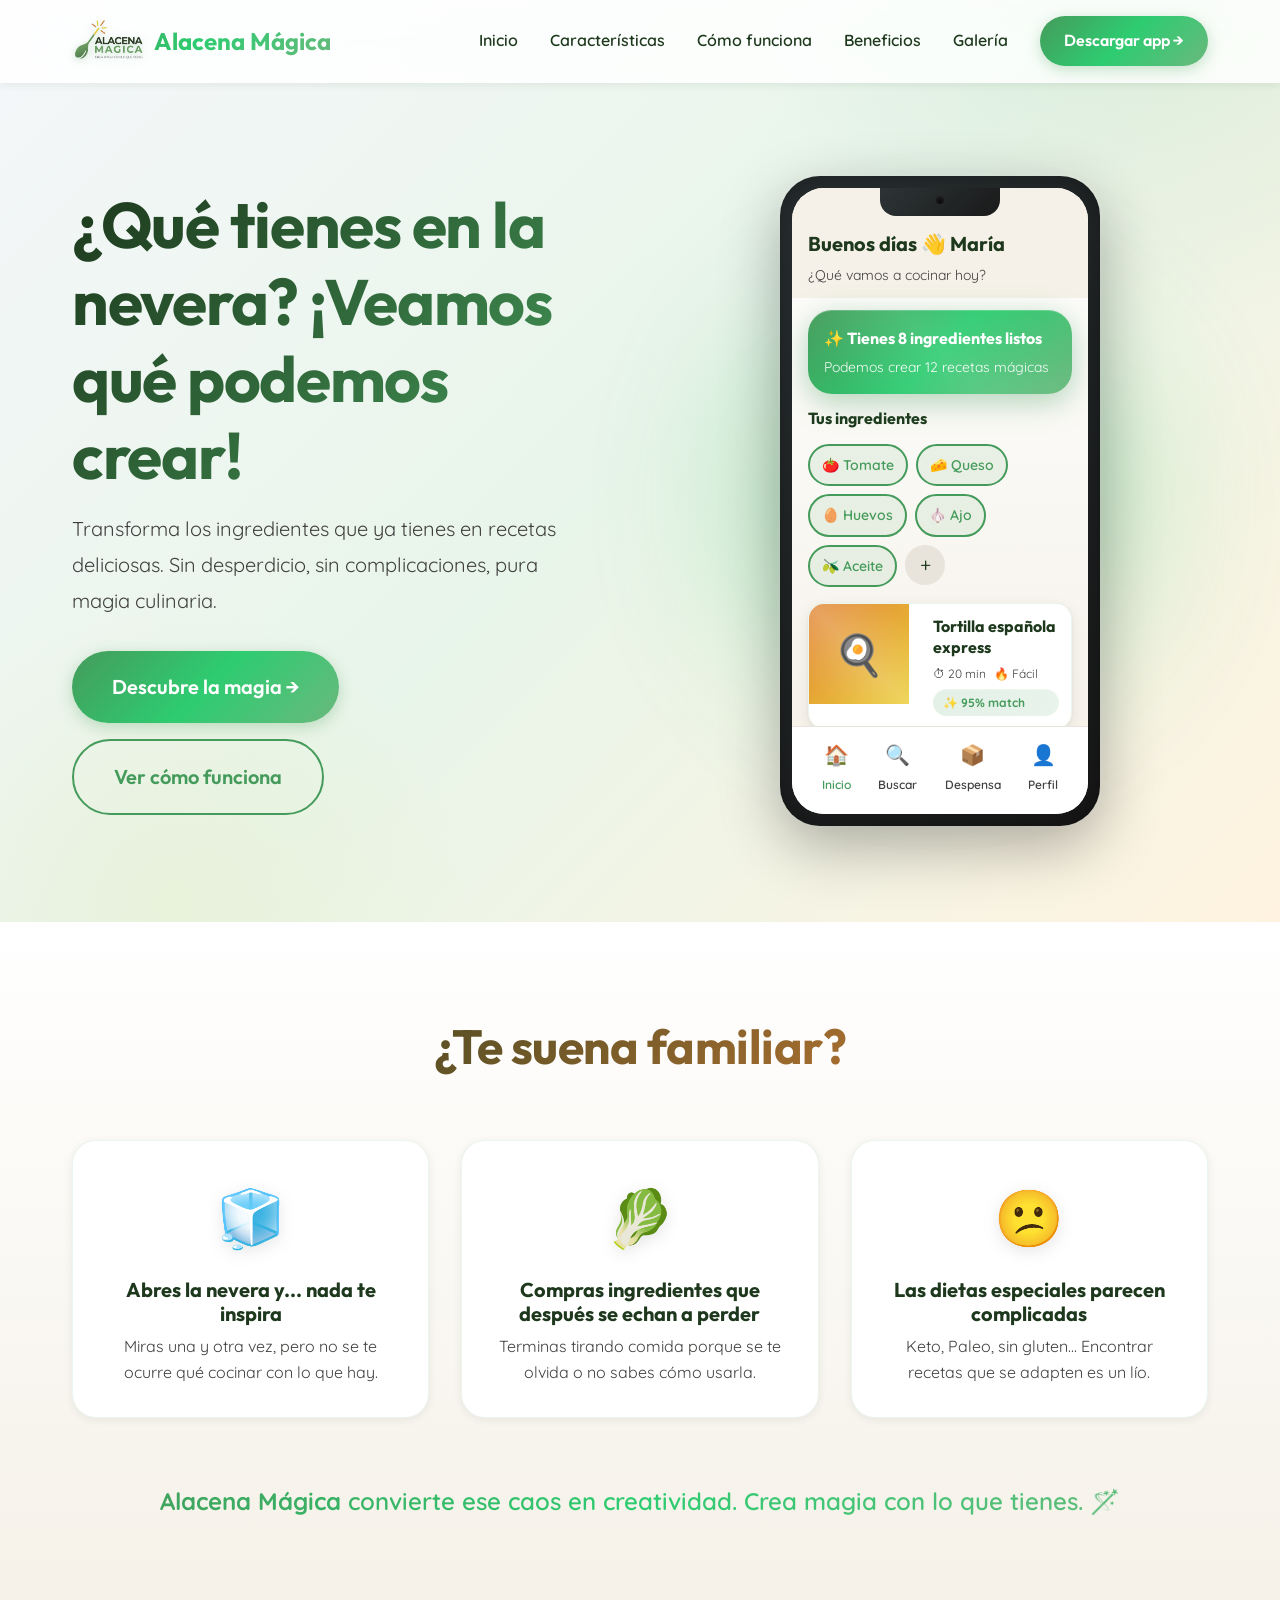
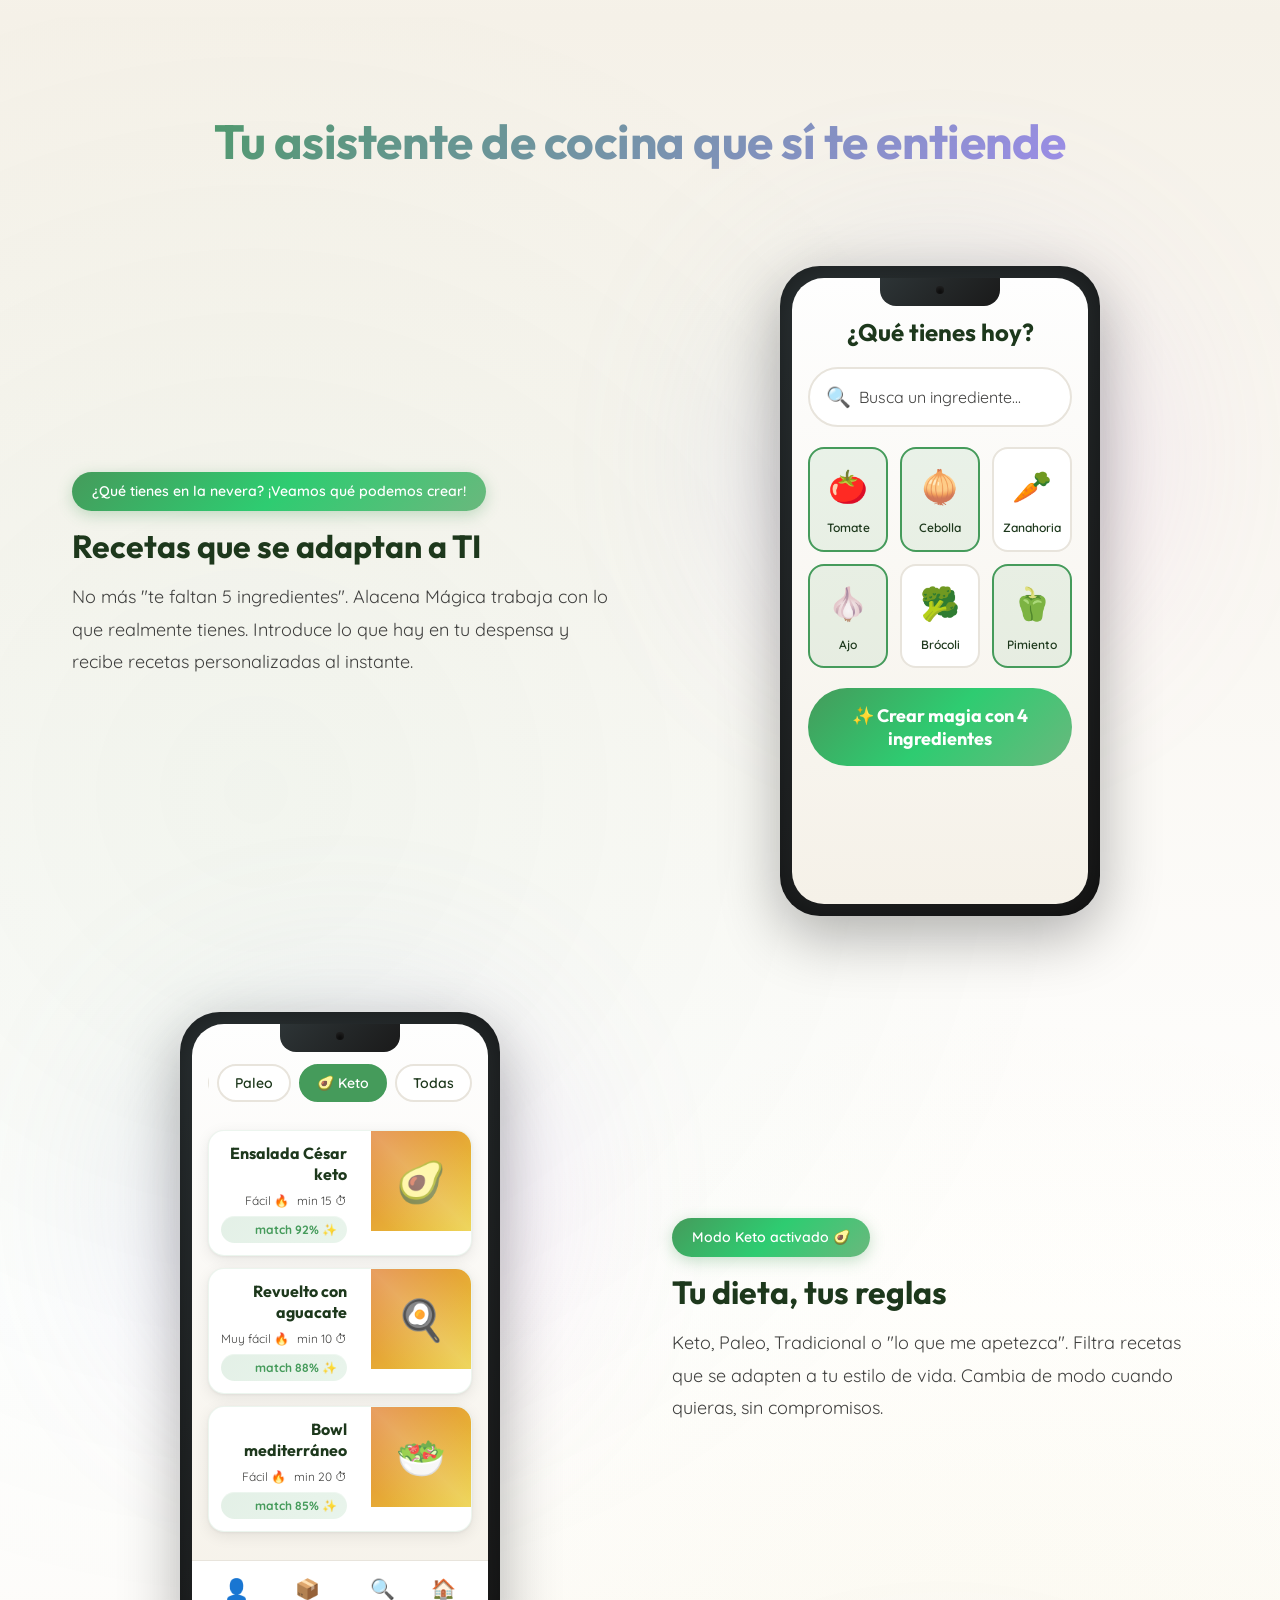
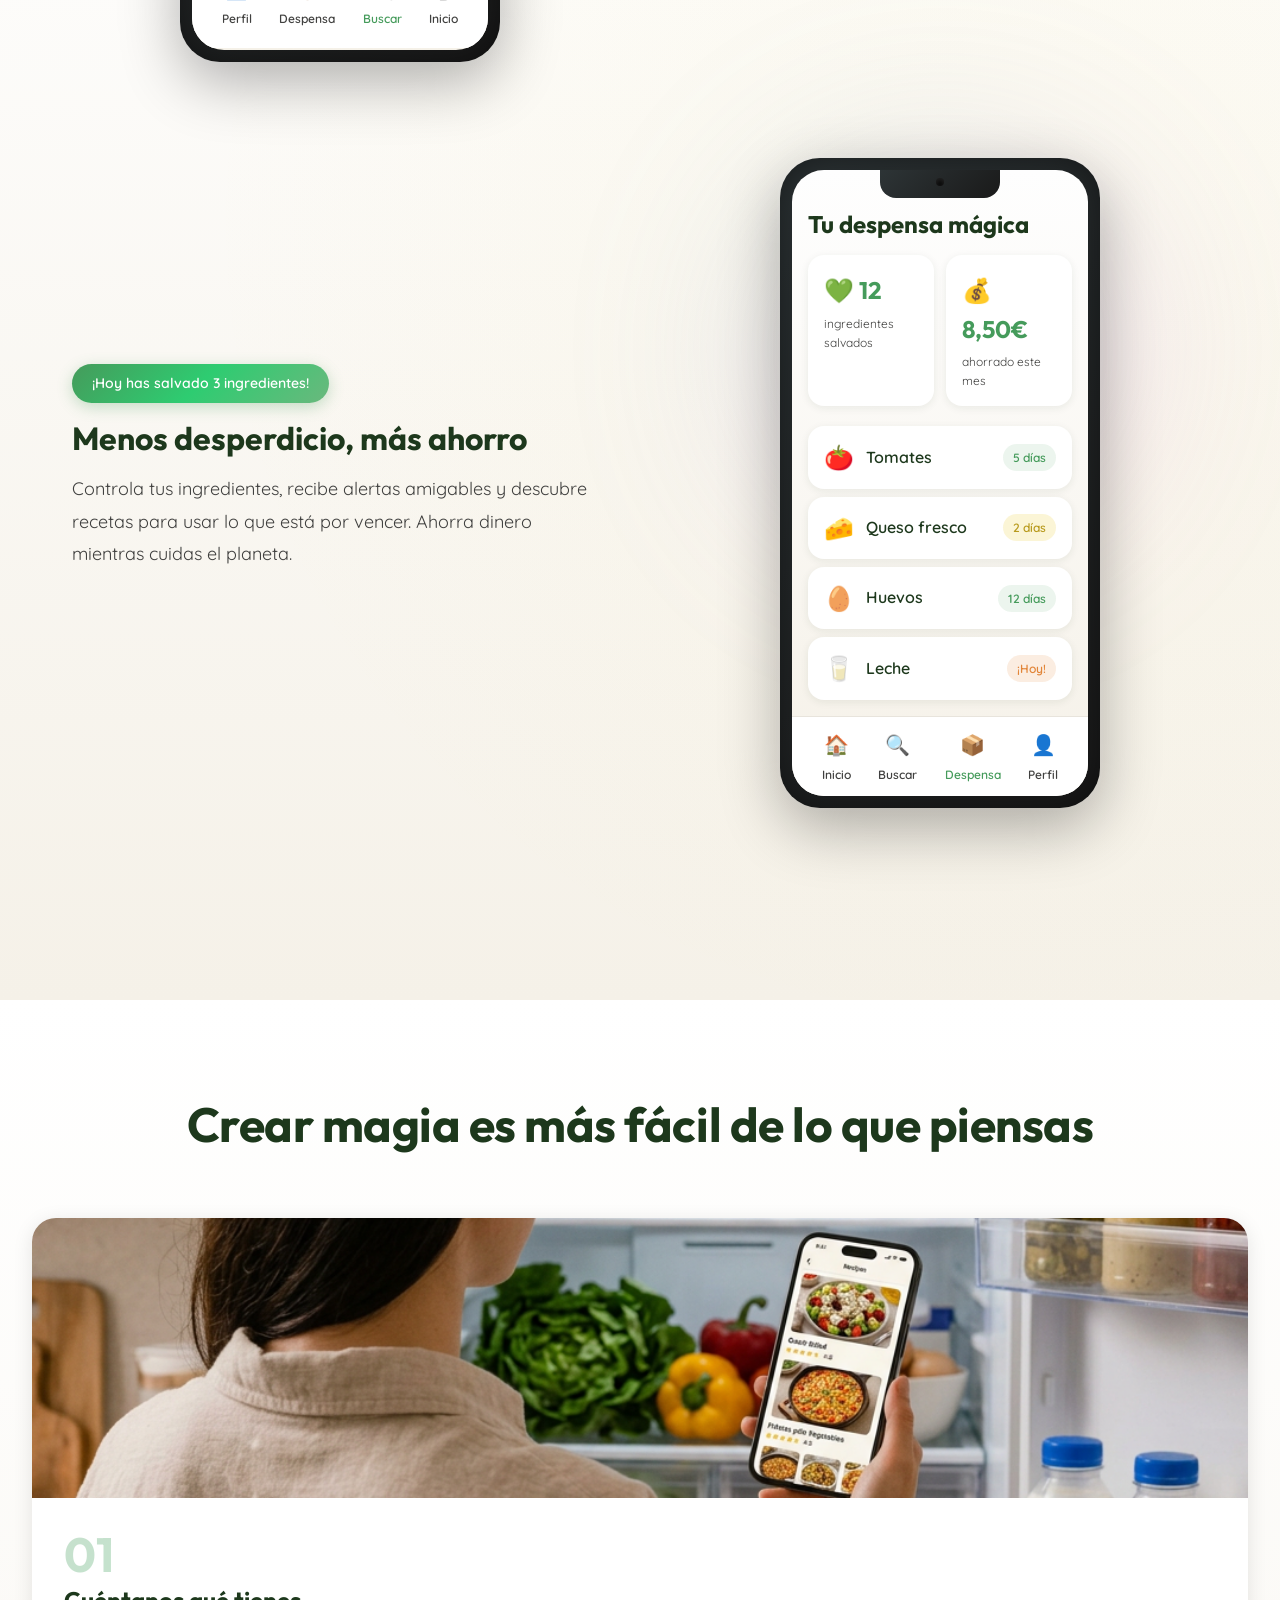
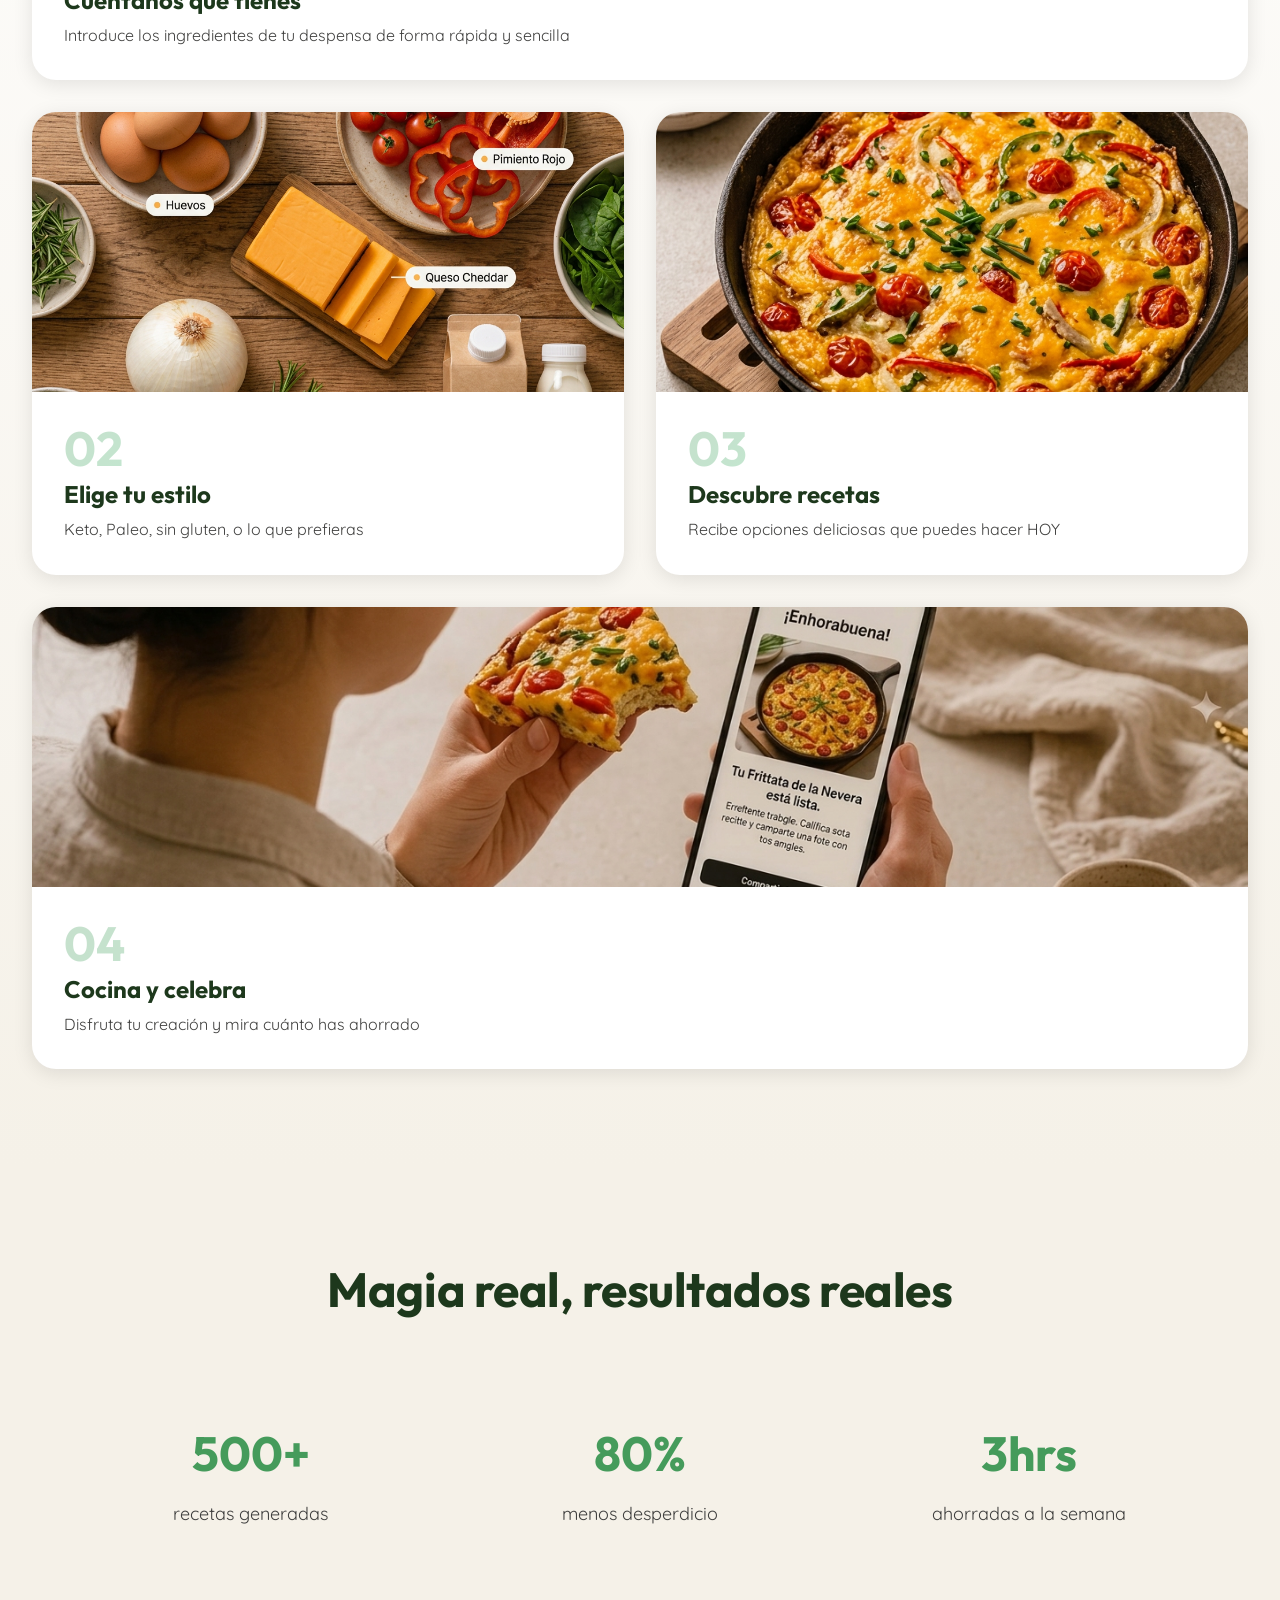
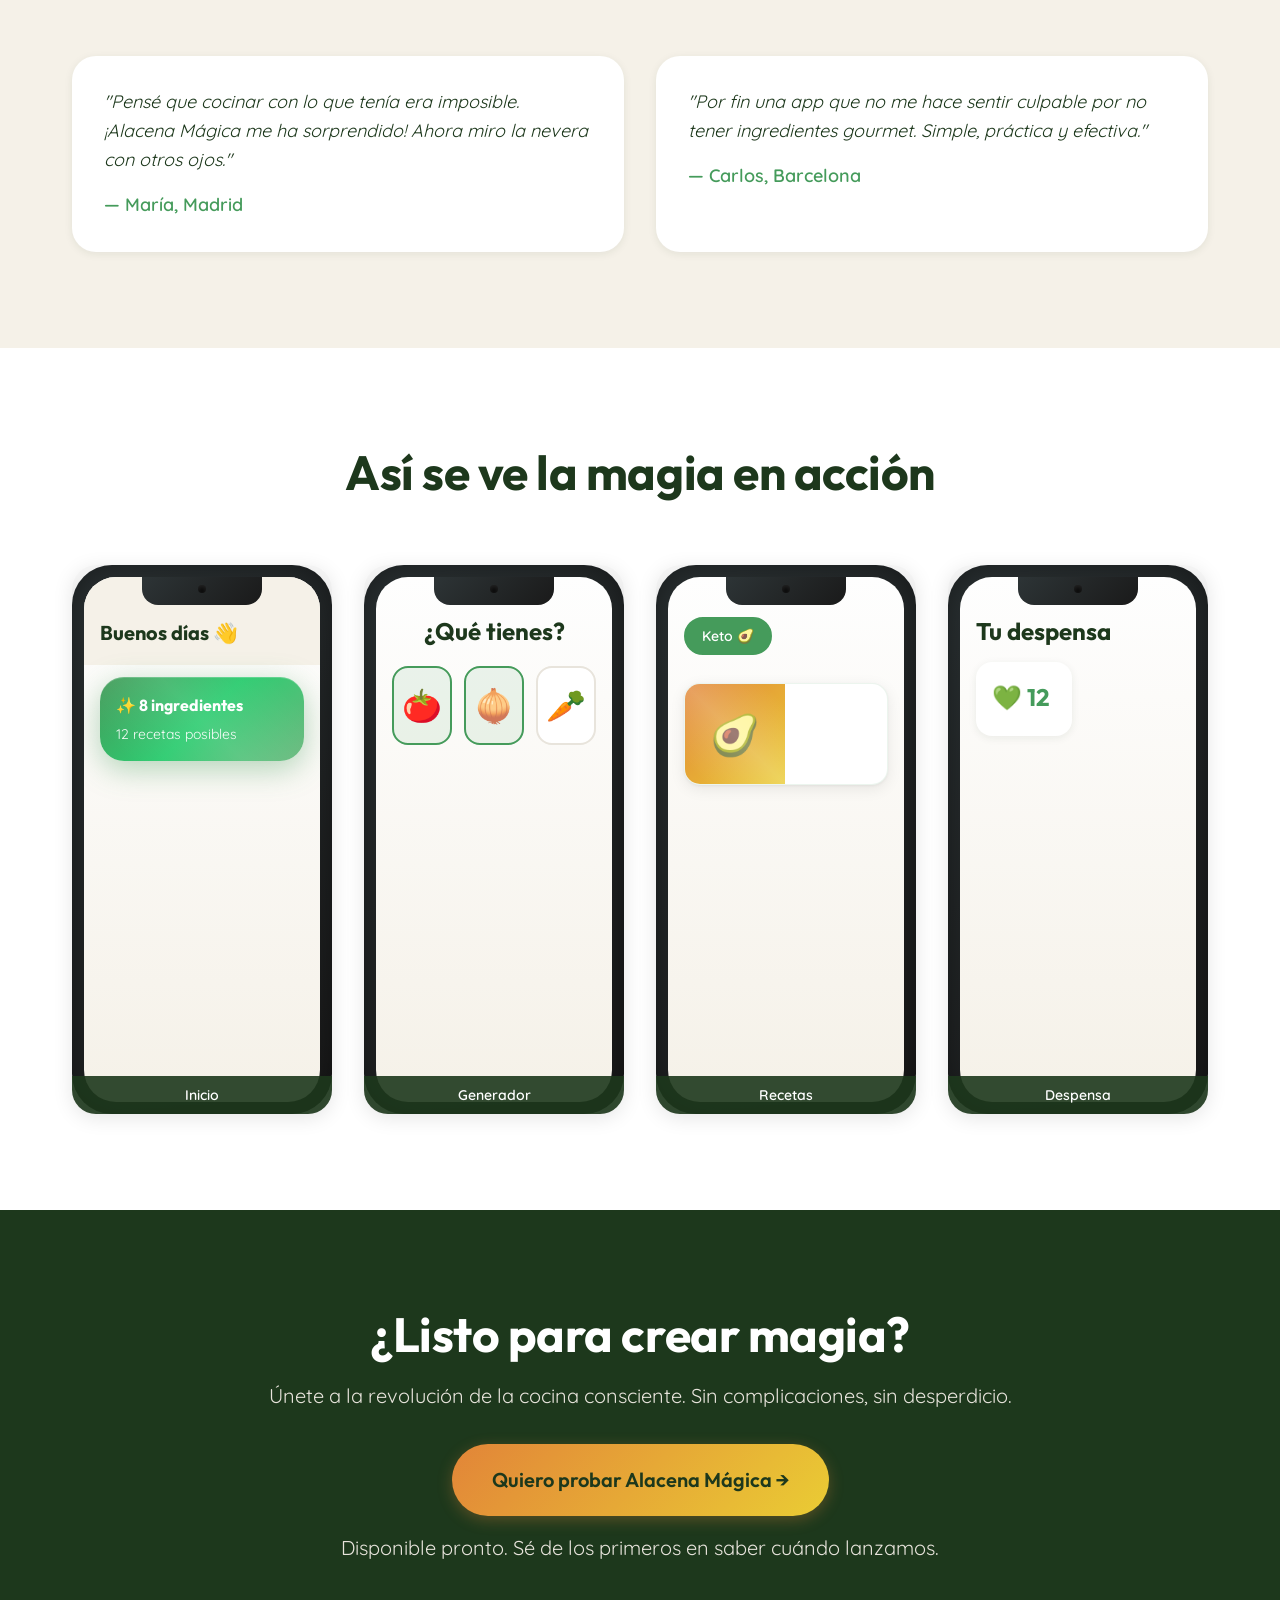
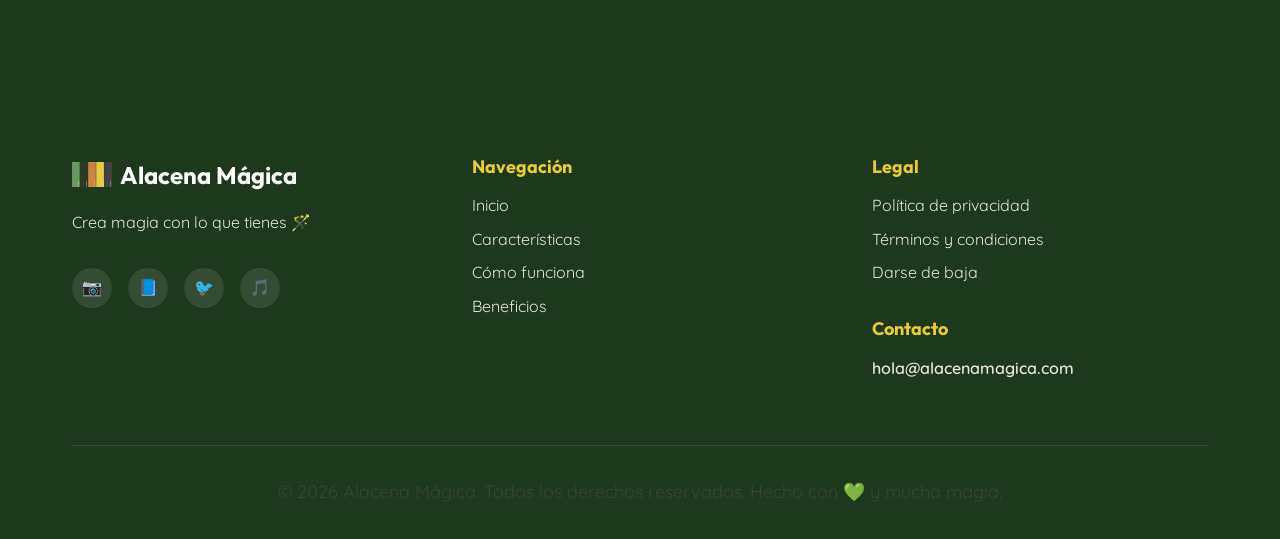
<file: index.html>
<!DOCTYPE html>
<html lang="es">
<head>
  <meta charset="UTF-8">
  <meta name="viewport" content="width=device-width, initial-scale=1.0">
  <meta name="description" content="Alacena Mágica - Transforma los ingredientes que ya tienes en recetas deliciosas. Sin desperdicio, sin complicaciones, pura magia culinaria.">
  <meta name="keywords" content="recetas, cocina, ingredientes, despensa, comida, app, foodtech, desperdicio cero">
  <meta name="author" content="Alacena Mágica">
  <meta name="theme-color" content="#459b5b">
  
  <!-- Open Graph / Social Media -->
  <meta property="og:type" content="website">
  <meta property="og:title" content="Alacena Mágica - Crea magia con lo que tienes">
  <meta property="og:description" content="Transforma los ingredientes que ya tienes en recetas deliciosas. Sin desperdicio, sin complicaciones.">
  <meta property="og:image" content="assets/logos/Alacena_Magica_Logo.svg">
  
  <title>Alacena Mágica - Crea magia con lo que tienes</title>
  
  <!-- Google Fonts -->
  <link rel="preconnect" href="https://fonts.googleapis.com">
  <link rel="preconnect" href="https://fonts.gstatic.com" crossorigin>
  <link href="https://fonts.googleapis.com/css2?family=Outfit:wght@400;600;700&family=Quicksand:wght@400;500;600;700&display=swap" rel="stylesheet">
  
  <!-- Stylesheets -->
  <link rel="stylesheet" href="css/styles.css">
  <link rel="stylesheet" href="css/components.css">
  
  <!-- Favicon -->
  <link rel="icon" type="image/svg+xml" href="assets/logos/Alacena_Magica_Logo.svg">
</head>
<body>
  <!-- ═══════════════════════════════════════════════════
       HEADER & NAVEGACIÓN
       ═══════════════════════════════════════════════════ -->
  <header class="header" role="banner">
    <nav class="nav" aria-label="Navegación principal">
      <a href="index.html" class="nav-logo" aria-label="Alacena Mágica - Inicio">
        <img src="assets/logos/Alacena_Magica_Alacena_Magica_Logo_Color.png" alt="Logo Alacena Mágica - Cuchara mágica" width="48" height="48">
        <span>Alacena Mágica</span>
      </a>
      
      <button class="nav-toggle" aria-label="Abrir menú" aria-expanded="false" aria-controls="nav-menu">
        <span></span>
        <span></span>
        <span></span>
      </button>
      
      <ul class="nav-menu" id="nav-menu">
        <li><a href="#hero" class="nav-link">Inicio</a></li>
        <li><a href="#features" class="nav-link">Características</a></li>
        <li><a href="#how-it-works" class="nav-link">Cómo funciona</a></li>
        <li><a href="#benefits" class="nav-link">Beneficios</a></li>
        <li><a href="#gallery" class="nav-link">Galería</a></li>
        <li><a href="#final-cta" class="btn btn-primary btn-sm">Descargar app →</a></li>
      </ul>
    </nav>
  </header>
  
  <main role="main">
    <!-- ═══════════════════════════════════════════════════
         SECCIÓN 1: HERO
         ═══════════════════════════════════════════════════ -->
    <section id="hero" class="hero section" aria-labelledby="hero-title">
      <div class="container">
        <div class="hero-grid">
          <div class="hero-content fade-in">
            <h1 id="hero-title" class="hero-title">¿Qué tienes en la nevera? ¡Veamos qué podemos crear!</h1>
            <p class="hero-subtitle">Transforma los ingredientes que ya tienes en recetas deliciosas. Sin desperdicio, sin complicaciones, pura magia culinaria.</p>
            <div class="hero-cta">
              <a href="#final-cta" class="btn btn-primary btn-lg">Descubre la magia →</a>
              <a href="#features" class="btn btn-secondary btn-lg">Ver cómo funciona</a>
            </div>
          </div>
          
          <div class="hero-mockup fade-in">
            <!-- Mockup 1: Home Screen -->
            <div class="phone-mockup" role="img" aria-label="Pantalla de inicio de Alacena Mágica mostrando saludo, tarjeta mágica, ingredientes y receta sugerida">
              <div class="phone-screen">
                <div class="app-header">
                  <div class="app-greeting">Buenos días 👋 María</div>
                  <div class="app-subtitle">¿Qué vamos a cocinar hoy?</div>
                </div>
                
                <div class="magic-card">
                  <div class="magic-card-title">✨ Tienes 8 ingredientes listos</div>
                  <div class="magic-card-text">Podemos crear 12 recetas mágicas</div>
                </div>
                
                <div class="ingredients-section">
                  <div class="ingredients-title">Tus ingredientes</div>
                  <div class="chips-container">
                    <span class="chip selected">🍅 Tomate</span>
                    <span class="chip selected">🧀 Queso</span>
                    <span class="chip selected">🥚 Huevos</span>
                    <span class="chip selected">🧄 Ajo</span>
                    <span class="chip selected">🫒 Aceite</span>
                    <span class="chip-add" aria-label="Añadir ingrediente">+</span>
                  </div>
                </div>
                
                <div class="recipe-section">
                  <div class="recipe-card">
                    <div class="recipe-thumbnail">🍳</div>
                    <div class="recipe-info">
                      <div class="recipe-title">Tortilla española express</div>
                      <div class="recipe-meta">
                        <span>⏱ 20 min</span>
                        <span>🔥 Fácil</span>
                      </div>
                      <span class="recipe-match">✨ 95% match</span>
                    </div>
                  </div>
                </div>
                
                <nav class="app-nav" aria-label="Navegación de la app">
                  <a href="#" class="nav-item active" aria-label="Inicio">
                    <span class="nav-item-icon">🏠</span>
                    <span>Inicio</span>
                  </a>
                  <a href="#" class="nav-item" aria-label="Buscar">
                    <span class="nav-item-icon">🔍</span>
                    <span>Buscar</span>
                  </a>
                  <a href="#" class="nav-item" aria-label="Despensa">
                    <span class="nav-item-icon">📦</span>
                    <span>Despensa</span>
                  </a>
                  <a href="#" class="nav-item" aria-label="Perfil">
                    <span class="nav-item-icon">👤</span>
                    <span>Perfil</span>
                  </a>
                </nav>
              </div>
            </div>
          </div>
        </div>
      </div>
    </section>
    
    <!-- ═══════════════════════════════════════════════════
         SECCIÓN 2: PROBLEM/SOLUTION
         ═══════════════════════════════════════════════════ -->
    <section class="problem-solution section" aria-labelledby="problem-title">
      <div class="container">
        <h2 id="problem-title" class="problem-title fade-in">¿Te suena familiar?</h2>
        
        <div class="problem-grid">
          <article class="problem-card fade-in">
            <div class="problem-icon" aria-hidden="true">🧊</div>
            <h3>Abres la nevera y... nada te inspira</h3>
            <p>Miras una y otra vez, pero no se te ocurre qué cocinar con lo que hay.</p>
          </article>
          
          <article class="problem-card fade-in">
            <div class="problem-icon" aria-hidden="true">🥬</div>
            <h3>Compras ingredientes que después se echan a perder</h3>
            <p>Terminas tirando comida porque se te olvida o no sabes cómo usarla.</p>
          </article>
          
          <article class="problem-card fade-in">
            <div class="problem-icon" aria-hidden="true">😕</div>
            <h3>Las dietas especiales parecen complicadas</h3>
            <p>Keto, Paleo, sin gluten... Encontrar recetas que se adapten es un lío.</p>
          </article>
        </div>
        
        <p class="solution-text fade-in">
          <strong>Alacena Mágica</strong> convierte ese caos en creatividad. Crea magia con lo que tienes. 🪄
        </p>
      </div>
    </section>
    
    <!-- ═══════════════════════════════════════════════════
         SECCIÓN 3: FEATURES
         ═══════════════════════════════════════════════════ -->
    <section id="features" class="features section" aria-labelledby="features-title">
      <div class="container">
        <h2 id="features-title" class="features-title fade-in">Tu asistente de cocina que sí te entiende</h2>
        
        <!-- Feature 1 -->
        <div class="feature-block fade-in">
          <div class="feature-content">
            <span class="feature-microcopy">¿Qué tienes en la nevera? ¡Veamos qué podemos crear!</span>
            <h3>Recetas que se adaptan a TI</h3>
            <p>No más "te faltan 5 ingredientes". Alacena Mágica trabaja con lo que realmente tienes. Introduce lo que hay en tu despensa y recibe recetas personalizadas al instante.</p>
          </div>
          
          <div class="feature-mockup">
            <!-- Mockup 2: Recipe Generator -->
            <div class="phone-mockup" role="img" aria-label="Generador de recetas con selección de ingredientes">
              <div class="phone-screen">
                <div class="generator-screen">
                  <h3 class="generator-title">¿Qué tienes hoy?</h3>
                  
                  <div class="search-bar">
                    <span class="search-icon" aria-hidden="true">🔍</span>
                    <input type="text" placeholder="Busca un ingrediente..." aria-label="Buscar ingrediente">
                  </div>
                  
                  <div class="categories-grid">
                    <div class="category-item selected">
                      <span class="category-emoji" aria-hidden="true">🍅</span>
                      <span class="category-name">Tomate</span>
                    </div>
                    <div class="category-item selected">
                      <span class="category-emoji" aria-hidden="true">🧅</span>
                      <span class="category-name">Cebolla</span>
                    </div>
                    <div class="category-item">
                      <span class="category-emoji" aria-hidden="true">🥕</span>
                      <span class="category-name">Zanahoria</span>
                    </div>
                    <div class="category-item selected">
                      <span class="category-emoji" aria-hidden="true">🧄</span>
                      <span class="category-name">Ajo</span>
                    </div>
                    <div class="category-item">
                      <span class="category-emoji" aria-hidden="true">🥦</span>
                      <span class="category-name">Brócoli</span>
                    </div>
                    <div class="category-item selected">
                      <span class="category-emoji" aria-hidden="true">🫑</span>
                      <span class="category-name">Pimiento</span>
                    </div>
                  </div>
                  
                  <button class="generate-btn">✨ Crear magia con 4 ingredientes</button>
                </div>
              </div>
            </div>
          </div>
        </div>
        
        <!-- Feature 2 -->
        <div class="feature-block reverse fade-in">
          <div class="feature-content">
            <span class="feature-microcopy">Modo Keto activado 🥑</span>
            <h3>Tu dieta, tus reglas</h3>
            <p>Keto, Paleo, Tradicional o "lo que me apetezca". Filtra recetas que se adapten a tu estilo de vida. Cambia de modo cuando quieras, sin compromisos.</p>
          </div>
          
          <div class="feature-mockup">
            <!-- Mockup 3: Recipe List -->
            <div class="phone-mockup" role="img" aria-label="Lista de recetas con filtros de dieta">
              <div class="phone-screen">
                <div class="recipe-list-screen">
                  <div class="filters-container">
                    <button class="filter-chip">Todas</button>
                    <button class="filter-chip active">Keto 🥑</button>
                    <button class="filter-chip">Paleo</button>
                    <button class="filter-chip">Vegana</button>
                  </div>
                  
                  <div class="recipe-card">
                    <div class="recipe-thumbnail">🥑</div>
                    <div class="recipe-info">
                      <div class="recipe-title">Ensalada César keto</div>
                      <div class="recipe-meta">
                        <span>⏱ 15 min</span>
                        <span>🔥 Fácil</span>
                      </div>
                      <span class="recipe-match">✨ 92% match</span>
                    </div>
                  </div>
                  
                  <div class="recipe-card">
                    <div class="recipe-thumbnail">🍳</div>
                    <div class="recipe-info">
                      <div class="recipe-title">Revuelto con aguacate</div>
                      <div class="recipe-meta">
                        <span>⏱ 10 min</span>
                        <span>🔥 Muy fácil</span>
                      </div>
                      <span class="recipe-match">✨ 88% match</span>
                    </div>
                  </div>
                  
                  <div class="recipe-card">
                    <div class="recipe-thumbnail">🥗</div>
                    <div class="recipe-info">
                      <div class="recipe-title">Bowl mediterráneo</div>
                      <div class="recipe-meta">
                        <span>⏱ 20 min</span>
                        <span>🔥 Fácil</span>
                      </div>
                      <span class="recipe-match">✨ 85% match</span>
                    </div>
                  </div>
                </div>
                
                <nav class="app-nav" aria-label="Navegación de la app">
                  <a href="#" class="nav-item" aria-label="Inicio">
                    <span class="nav-item-icon">🏠</span>
                    <span>Inicio</span>
                  </a>
                  <a href="#" class="nav-item active" aria-label="Buscar">
                    <span class="nav-item-icon">🔍</span>
                    <span>Buscar</span>
                  </a>
                  <a href="#" class="nav-item" aria-label="Despensa">
                    <span class="nav-item-icon">📦</span>
                    <span>Despensa</span>
                  </a>
                  <a href="#" class="nav-item" aria-label="Perfil">
                    <span class="nav-item-icon">👤</span>
                    <span>Perfil</span>
                  </a>
                </nav>
              </div>
            </div>
          </div>
        </div>
        
        <!-- Feature 3 -->
        <div class="feature-block fade-in">
          <div class="feature-content">
            <span class="feature-microcopy">¡Hoy has salvado 3 ingredientes!</span>
            <h3>Menos desperdicio, más ahorro</h3>
            <p>Controla tus ingredientes, recibe alertas amigables y descubre recetas para usar lo que está por vencer. Ahorra dinero mientras cuidas el planeta.</p>
          </div>
          
          <div class="feature-mockup">
            <!-- Mockup 4: Pantry Dashboard -->
            <div class="phone-mockup" role="img" aria-label="Dashboard de despensa con estadísticas de ahorro">
              <div class="phone-screen">
                <div class="pantry-screen">
                  <h3 class="pantry-title">Tu despensa mágica</h3>
                  
                  <div class="pantry-stats">
                    <div class="pantry-stat">
                      <div class="pantry-stat-value">💚 12</div>
                      <div class="pantry-stat-label">ingredientes salvados</div>
                    </div>
                    <div class="pantry-stat">
                      <div class="pantry-stat-value">💰 8,50€</div>
                      <div class="pantry-stat-label">ahorrado este mes</div>
                    </div>
                  </div>
                  
                  <div class="pantry-list">
                    <div class="pantry-item">
                      <div class="pantry-item-info">
                        <span class="pantry-item-emoji" aria-hidden="true">🍅</span>
                        <span class="pantry-item-name">Tomates</span>
                      </div>
                      <span class="pantry-item-days ok">5 días</span>
                    </div>
                    
                    <div class="pantry-item">
                      <div class="pantry-item-info">
                        <span class="pantry-item-emoji" aria-hidden="true">🧀</span>
                        <span class="pantry-item-name">Queso fresco</span>
                      </div>
                      <span class="pantry-item-days warning">2 días</span>
                    </div>
                    
                    <div class="pantry-item">
                      <div class="pantry-item-info">
                        <span class="pantry-item-emoji" aria-hidden="true">🥚</span>
                        <span class="pantry-item-name">Huevos</span>
                      </div>
                      <span class="pantry-item-days ok">12 días</span>
                    </div>
                    
                    <div class="pantry-item">
                      <div class="pantry-item-info">
                        <span class="pantry-item-emoji" aria-hidden="true">🥛</span>
                        <span class="pantry-item-name">Leche</span>
                      </div>
                      <span class="pantry-item-days urgent">¡Hoy!</span>
                    </div>
                  </div>
                </div>
                
                <nav class="app-nav" aria-label="Navegación de la app">
                  <a href="#" class="nav-item" aria-label="Inicio">
                    <span class="nav-item-icon">🏠</span>
                    <span>Inicio</span>
                  </a>
                  <a href="#" class="nav-item" aria-label="Buscar">
                    <span class="nav-item-icon">🔍</span>
                    <span>Buscar</span>
                  </a>
                  <a href="#" class="nav-item active" aria-label="Despensa">
                    <span class="nav-item-icon">📦</span>
                    <span>Despensa</span>
                  </a>
                  <a href="#" class="nav-item" aria-label="Perfil">
                    <span class="nav-item-icon">👤</span>
                    <span>Perfil</span>
                  </a>
                </nav>
              </div>
            </div>
          </div>
        </div>
      </div>
    </section>
    
    <!-- ═══════════════════════════════════════════════════
         SECCIÓN 4: BENTO GRID - HOW IT WORKS
         ═══════════════════════════════════════════════════ -->
    <section id="how-it-works" class="how-it-works section" aria-labelledby="how-title">
      <div class="bento-container">
        <h2 id="how-title" class="how-title fade-in">Crear magia es más fácil de lo que piensas</h2>
        
        <div class="bento-grid">
          <!-- Panel 1: Cuéntanos qué tienes -->
          <article class="bento-panel bento-panel-large fade-in">
            <div class="bento-image-wrapper">
              <img src="images/1 - Alacena Magica.jpg" alt="Pantalla de selección de ingredientes de Alacena Mágica" loading="lazy">
            </div>
            <div class="bento-content">
              <div class="bento-number">01</div>
              <h3>Cuéntanos qué tienes</h3>
              <p>Introduce los ingredientes de tu despensa de forma rápida y sencilla</p>
            </div>
          </article>
          
          <!-- Panel 2: Elige tu estilo -->
          <article class="bento-panel fade-in">
            <div class="bento-image-wrapper">
              <img src="images/2 - Alacena Magica.jpg" alt="Selección de preferencias dietéticas en Alacena Mágica" loading="lazy">
            </div>
            <div class="bento-content">
              <div class="bento-number">02</div>
              <h3>Elige tu estilo</h3>
              <p>Keto, Paleo, sin gluten, o lo que prefieras</p>
            </div>
          </article>
          
          <!-- Panel 3: Descubre recetas -->
          <article class="bento-panel fade-in">
            <div class="bento-image-wrapper">
              <img src="images/3 - Alacena Magica.png" alt="Lista de recetas generadas por Alacena Mágica" loading="lazy">
            </div>
            <div class="bento-content">
              <div class="bento-number">03</div>
              <h3>Descubre recetas</h3>
              <p>Recibe opciones deliciosas que puedes hacer HOY</p>
            </div>
          </article>
          
          <!-- Panel 4: Cocina y celebra -->
          <article class="bento-panel bento-panel-large fade-in">
            <div class="bento-image-wrapper">
              <img src="images/4 - Alacena Magica.png" alt="Dashboard de estadísticas y logros en Alacena Mágica" loading="lazy">
            </div>
            <div class="bento-content">
              <div class="bento-number">04</div>
              <h3>Cocina y celebra</h3>
              <p>Disfruta tu creación y mira cuánto has ahorrado</p>
            </div>
          </article>
        </div>
      </div>
    </section>
    
    <!-- ═══════════════════════════════════════════════════
         SECCIÓN 5: BENEFITS / SOCIAL PROOF
         ═══════════════════════════════════════════════════ -->
    <section id="benefits" class="benefits section" aria-labelledby="benefits-title">
      <div class="container">
        <h2 id="benefits-title" class="benefits-title fade-in">Magia real, resultados reales</h2>
        
        <div class="stats-grid">
          <div class="stat-card fade-in">
            <div class="stat-number">500+</div>
            <div class="stat-label">recetas generadas</div>
          </div>
          
          <div class="stat-card fade-in">
            <div class="stat-number">80%</div>
            <div class="stat-label">menos desperdicio</div>
          </div>
          
          <div class="stat-card fade-in">
            <div class="stat-number">3hrs</div>
            <div class="stat-label">ahorradas a la semana</div>
          </div>
        </div>
        
        <div class="testimonials-grid">
          <article class="testimonial-card fade-in">
            <p class="testimonial-text">"Pensé que cocinar con lo que tenía era imposible. ¡Alacena Mágica me ha sorprendido! Ahora miro la nevera con otros ojos."</p>
            <p class="testimonial-author">— María, Madrid</p>
          </article>
          
          <article class="testimonial-card fade-in">
            <p class="testimonial-text">"Por fin una app que no me hace sentir culpable por no tener ingredientes gourmet. Simple, práctica y efectiva."</p>
            <p class="testimonial-author">— Carlos, Barcelona</p>
          </article>
        </div>
      </div>
    </section>
    
    <!-- ═══════════════════════════════════════════════════
         SECCIÓN 6: GALLERY
         ═══════════════════════════════════════════════════ -->
    <section id="gallery" class="gallery section" aria-labelledby="gallery-title">
      <div class="container">
        <h2 id="gallery-title" class="gallery-title fade-in">Así se ve la magia en acción</h2>
        
        <div class="gallery-grid">
          <div class="gallery-item fade-in">
            <div class="gallery-mockup-wrapper">
              <div class="phone-mockup">
                <div class="phone-screen">
                  <div class="app-header">
                    <div class="app-greeting">Buenos días 👋</div>
                  </div>
                  <div class="magic-card">
                    <div class="magic-card-title">✨ 8 ingredientes</div>
                    <div class="magic-card-text">12 recetas posibles</div>
                  </div>
                </div>
              </div>
            </div>
            <div class="gallery-label">Inicio</div>
          </div>
          
          <div class="gallery-item fade-in">
            <div class="gallery-mockup-wrapper">
              <div class="phone-mockup">
                <div class="phone-screen">
                  <div class="generator-screen">
                    <h3 class="generator-title">¿Qué tienes?</h3>
                    <div class="categories-grid">
                      <div class="category-item selected"><span class="category-emoji">🍅</span></div>
                      <div class="category-item selected"><span class="category-emoji">🧅</span></div>
                      <div class="category-item"><span class="category-emoji">🥕</span></div>
                    </div>
                  </div>
                </div>
              </div>
            </div>
            <div class="gallery-label">Generador</div>
          </div>
          
          <div class="gallery-item fade-in">
            <div class="gallery-mockup-wrapper">
              <div class="phone-mockup">
                <div class="phone-screen">
                  <div class="recipe-list-screen">
                    <div class="filters-container">
                      <button class="filter-chip active">Keto 🥑</button>
                    </div>
                    <div class="recipe-card">
                      <div class="recipe-thumbnail">🥑</div>
                    </div>
                  </div>
                </div>
              </div>
            </div>
            <div class="gallery-label">Recetas</div>
          </div>
          
          <div class="gallery-item fade-in">
            <div class="gallery-mockup-wrapper">
              <div class="phone-mockup">
                <div class="phone-screen">
                  <div class="pantry-screen">
                    <h3 class="pantry-title">Tu despensa</h3>
                    <div class="pantry-stats">
                      <div class="pantry-stat">
                        <div class="pantry-stat-value">💚 12</div>
                      </div>
                    </div>
                  </div>
                </div>
              </div>
            </div>
            <div class="gallery-label">Despensa</div>
          </div>
        </div>
      </div>
    </section>
    
    <!-- ═══════════════════════════════════════════════════
         SECCIÓN 7: FINAL CTA
         ═══════════════════════════════════════════════════ -->
    <section id="final-cta" class="final-cta section" aria-labelledby="final-cta-title">
      <div class="container">
        <h2 id="final-cta-title" class="fade-in">¿Listo para crear magia?</h2>
        <p class="fade-in">Únete a la revolución de la cocina consciente. Sin complicaciones, sin desperdicio.</p>
        <a href="gracias.html" class="btn btn-accent btn-lg fade-in">Quiero probar Alacena Mágica →</a>
        <p class="final-cta-micro fade-in">Disponible pronto. Sé de los primeros en saber cuándo lanzamos.</p>
      </div>
    </section>
  </main>
  
  <!-- ═══════════════════════════════════════════════════
       FOOTER
       ═══════════════════════════════════════════════════ -->
  <footer class="footer" role="contentinfo">
    <div class="container">
      <div class="footer-grid">
        <div class="footer-brand">
          <div class="footer-logo">
            <img src="assets/logos/Alacena_Magica_Logo.svg" alt="Logo Alacena Mágica" width="40" height="40">
            <span>Alacena Mágica</span>
          </div>
          <p class="footer-tagline">Crea magia con lo que tienes 🪄</p>
          
          <div class="footer-social">
            <a href="#" class="social-link" aria-label="Instagram">
              <span aria-hidden="true">📷</span>
            </a>
            <a href="#" class="social-link" aria-label="Facebook">
              <span aria-hidden="true">📘</span>
            </a>
            <a href="#" class="social-link" aria-label="Twitter">
              <span aria-hidden="true">🐦</span>
            </a>
            <a href="#" class="social-link" aria-label="TikTok">
              <span aria-hidden="true">🎵</span>
            </a>
          </div>
        </div>
        
        <div class="footer-links">
          <h4>Navegación</h4>
          <ul>
            <li><a href="#hero">Inicio</a></li>
            <li><a href="#features">Características</a></li>
            <li><a href="#how-it-works">Cómo funciona</a></li>
            <li><a href="#benefits">Beneficios</a></li>
          </ul>
        </div>
        
        <div class="footer-links">
          <h4>Legal</h4>
          <ul>
            <li><a href="privacy.html">Política de privacidad</a></li>
            <li><a href="terms.html">Términos y condiciones</a></li>
            <li><a href="unsubscribe.html">Darse de baja</a></li>
          </ul>
          
          <h4 style="margin-top: var(--space-md);">Contacto</h4>
          <ul>
            <li><a href="mailto:hola@alacenamagica.com" class="footer-email">hola@alacenamagica.com</a></li>
          </ul>
        </div>
      </div>
      
      <div class="footer-bottom">
        <p>&copy; 2026 Alacena Mágica. Todos los derechos reservados. Hecho con 💚 y mucha magia.</p>
      </div>
    </div>
  </footer>
  
  <!-- JavaScript Principal -->
  <script src="js/main.js"></script>
</body>
</html>
</file>
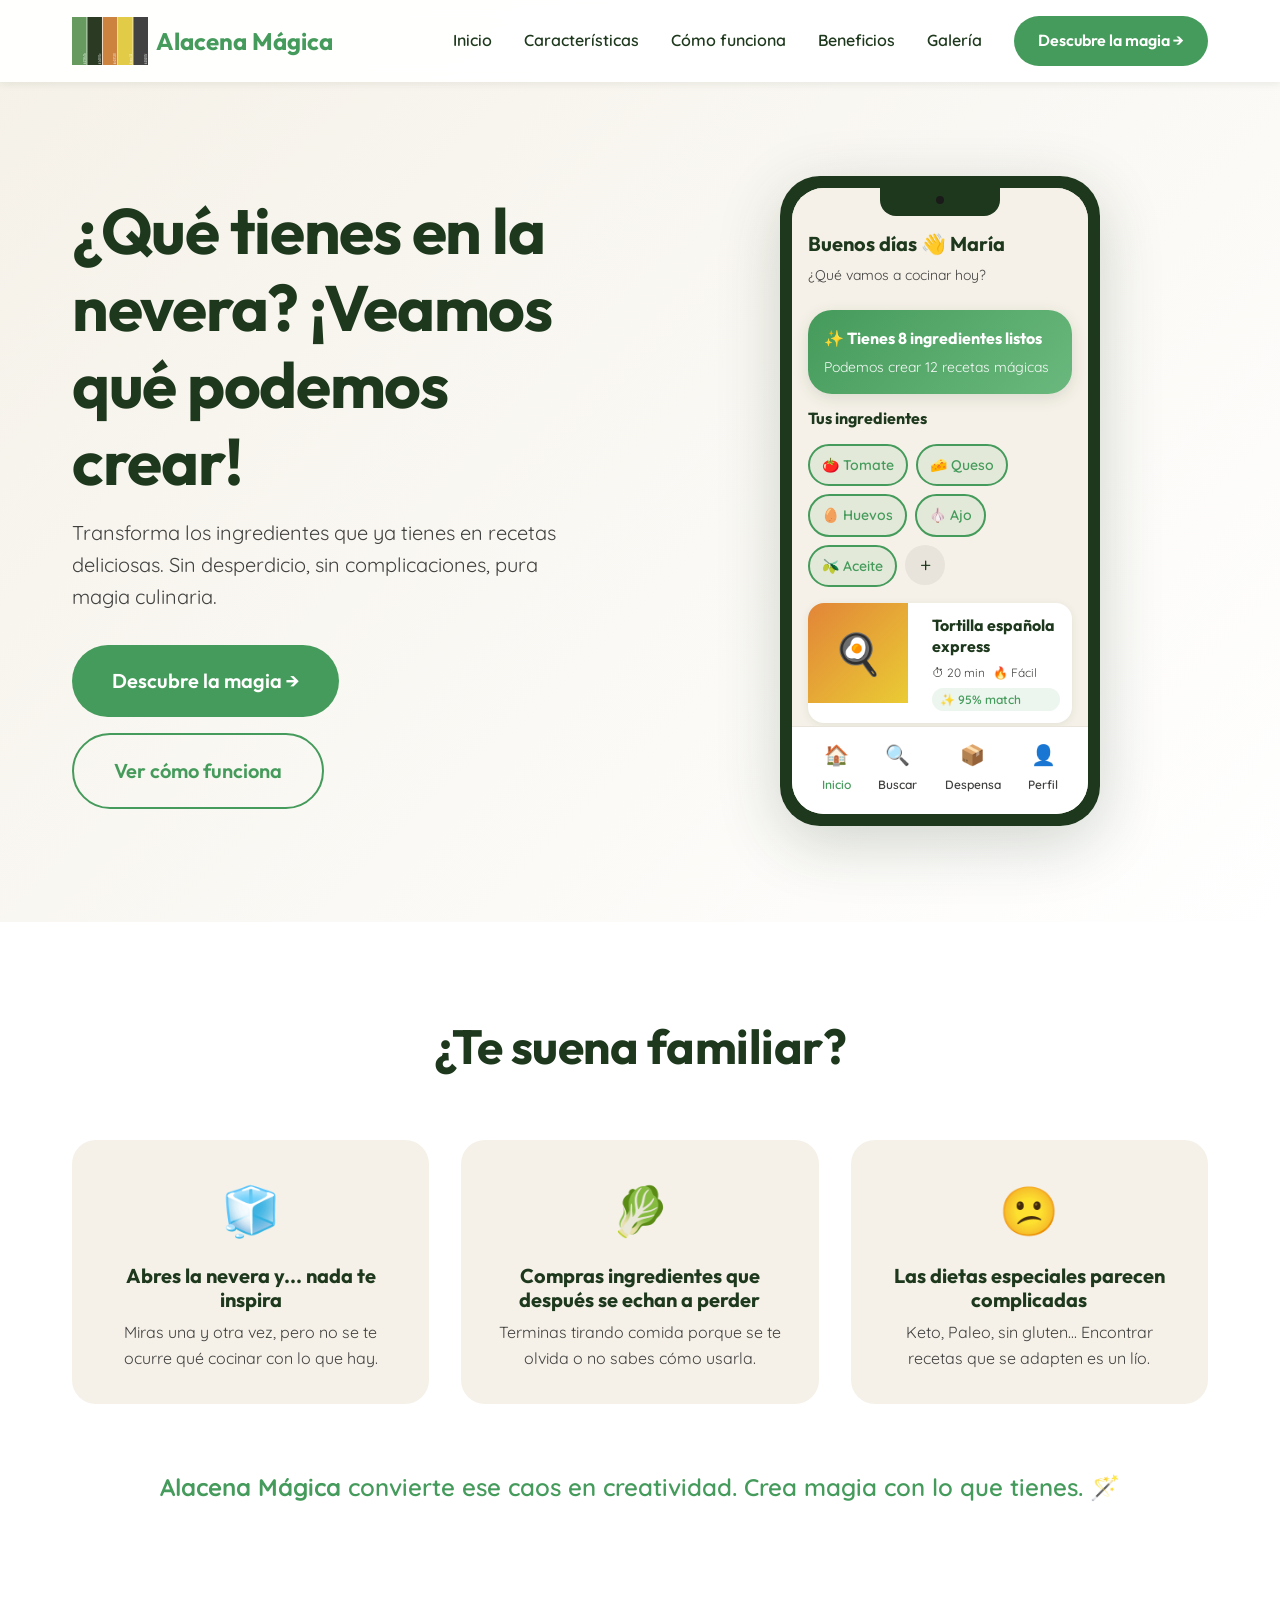
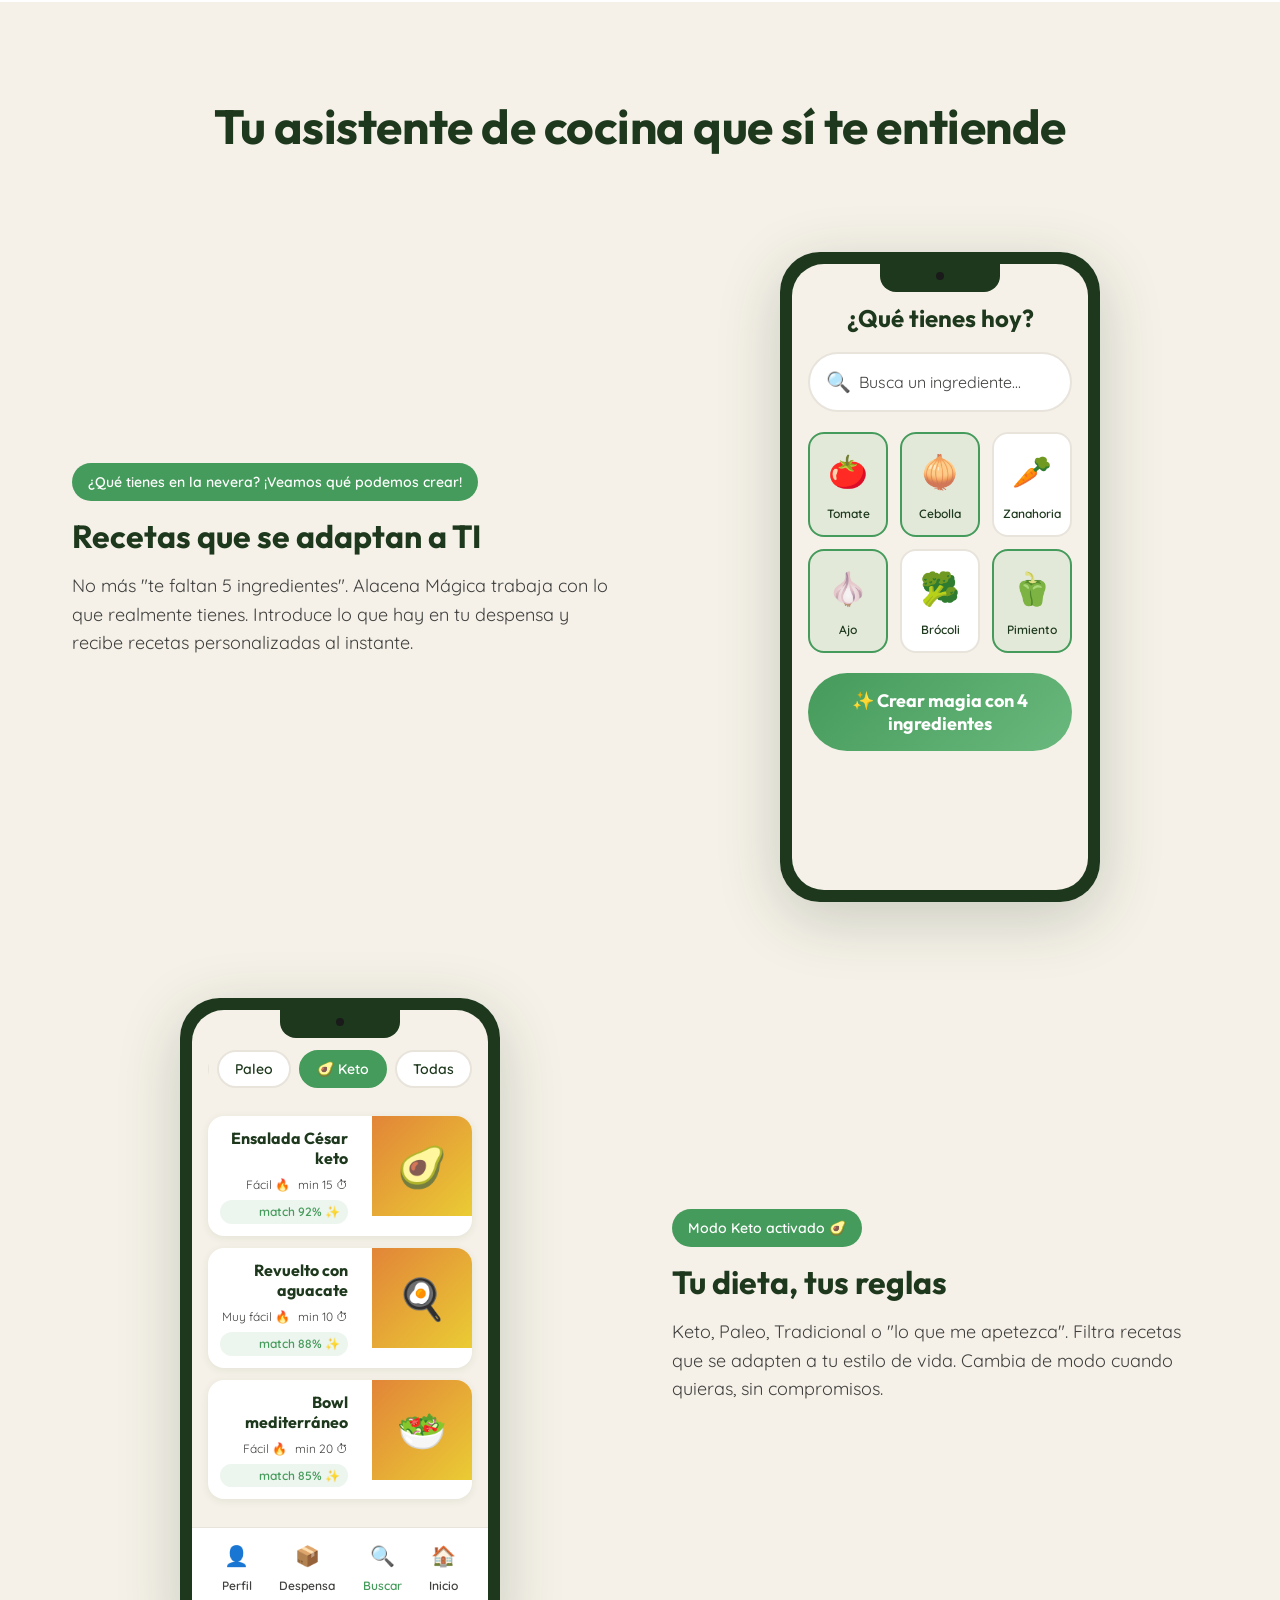
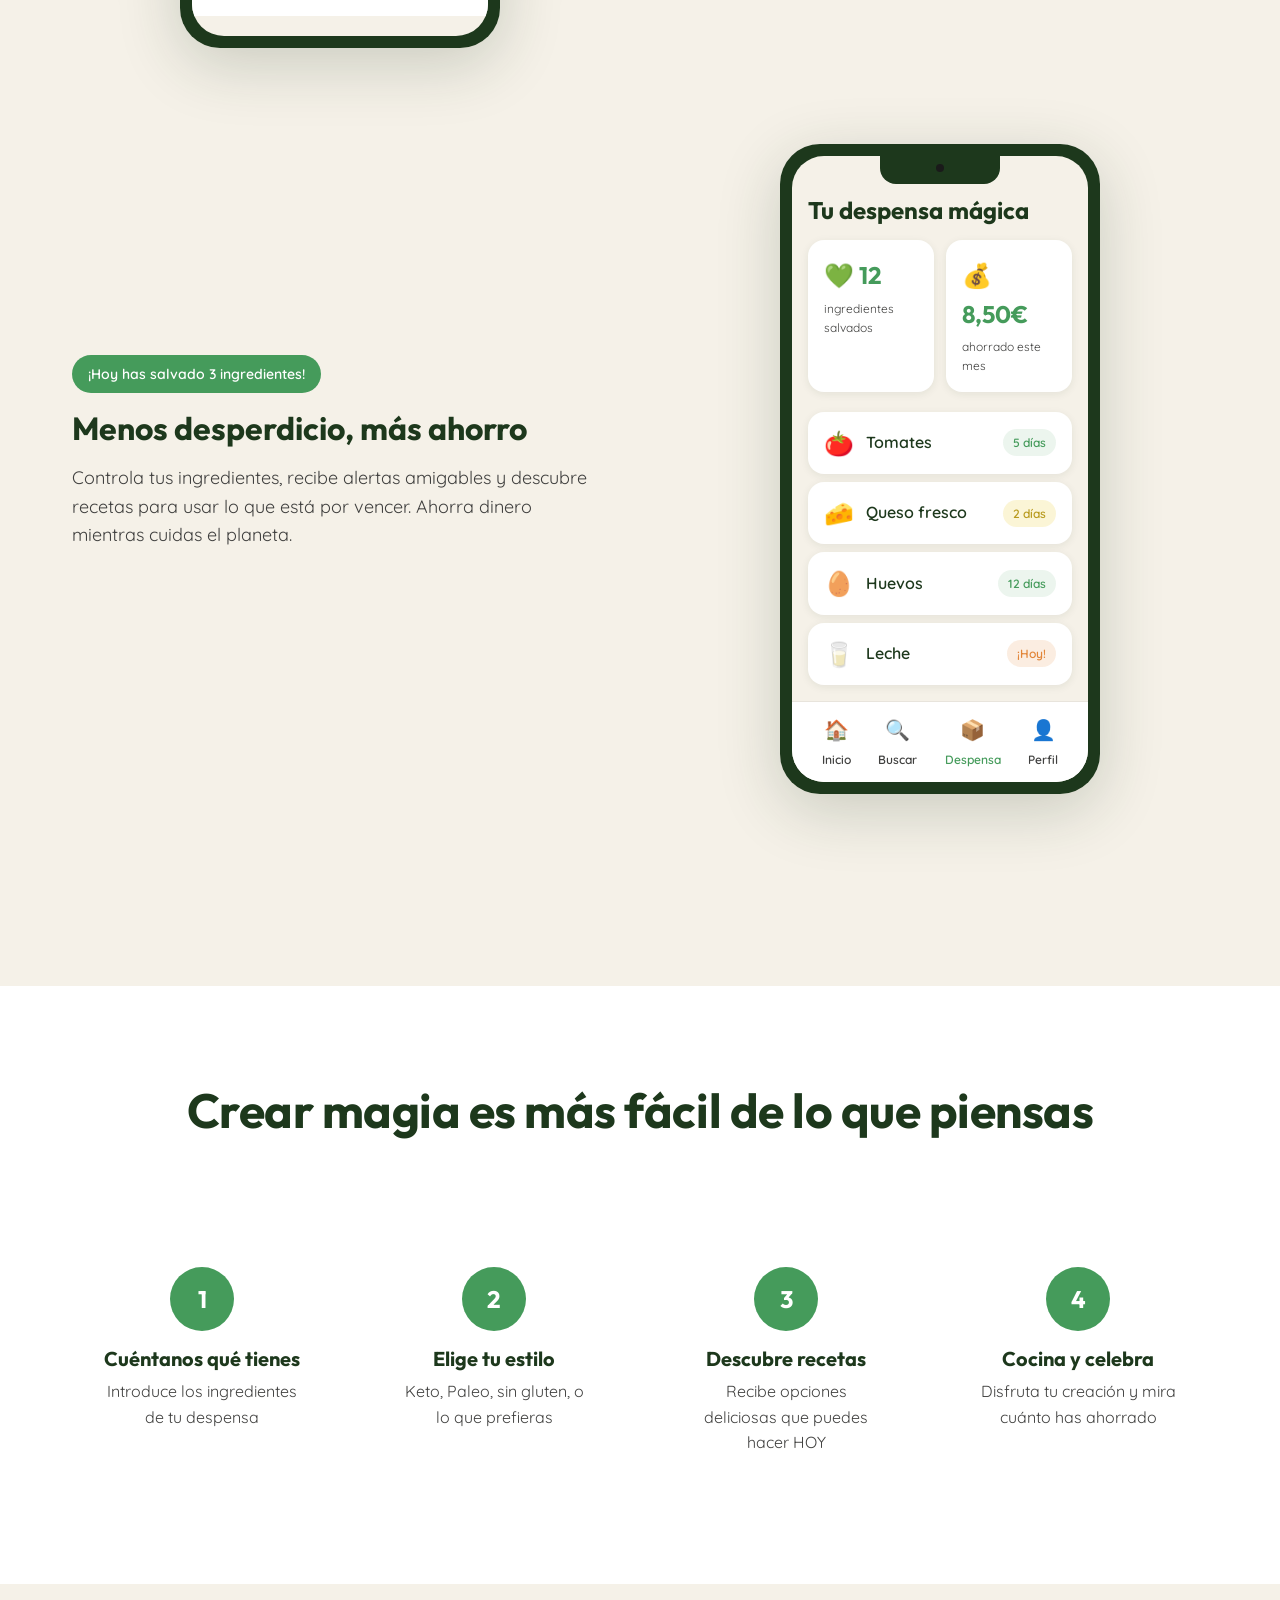
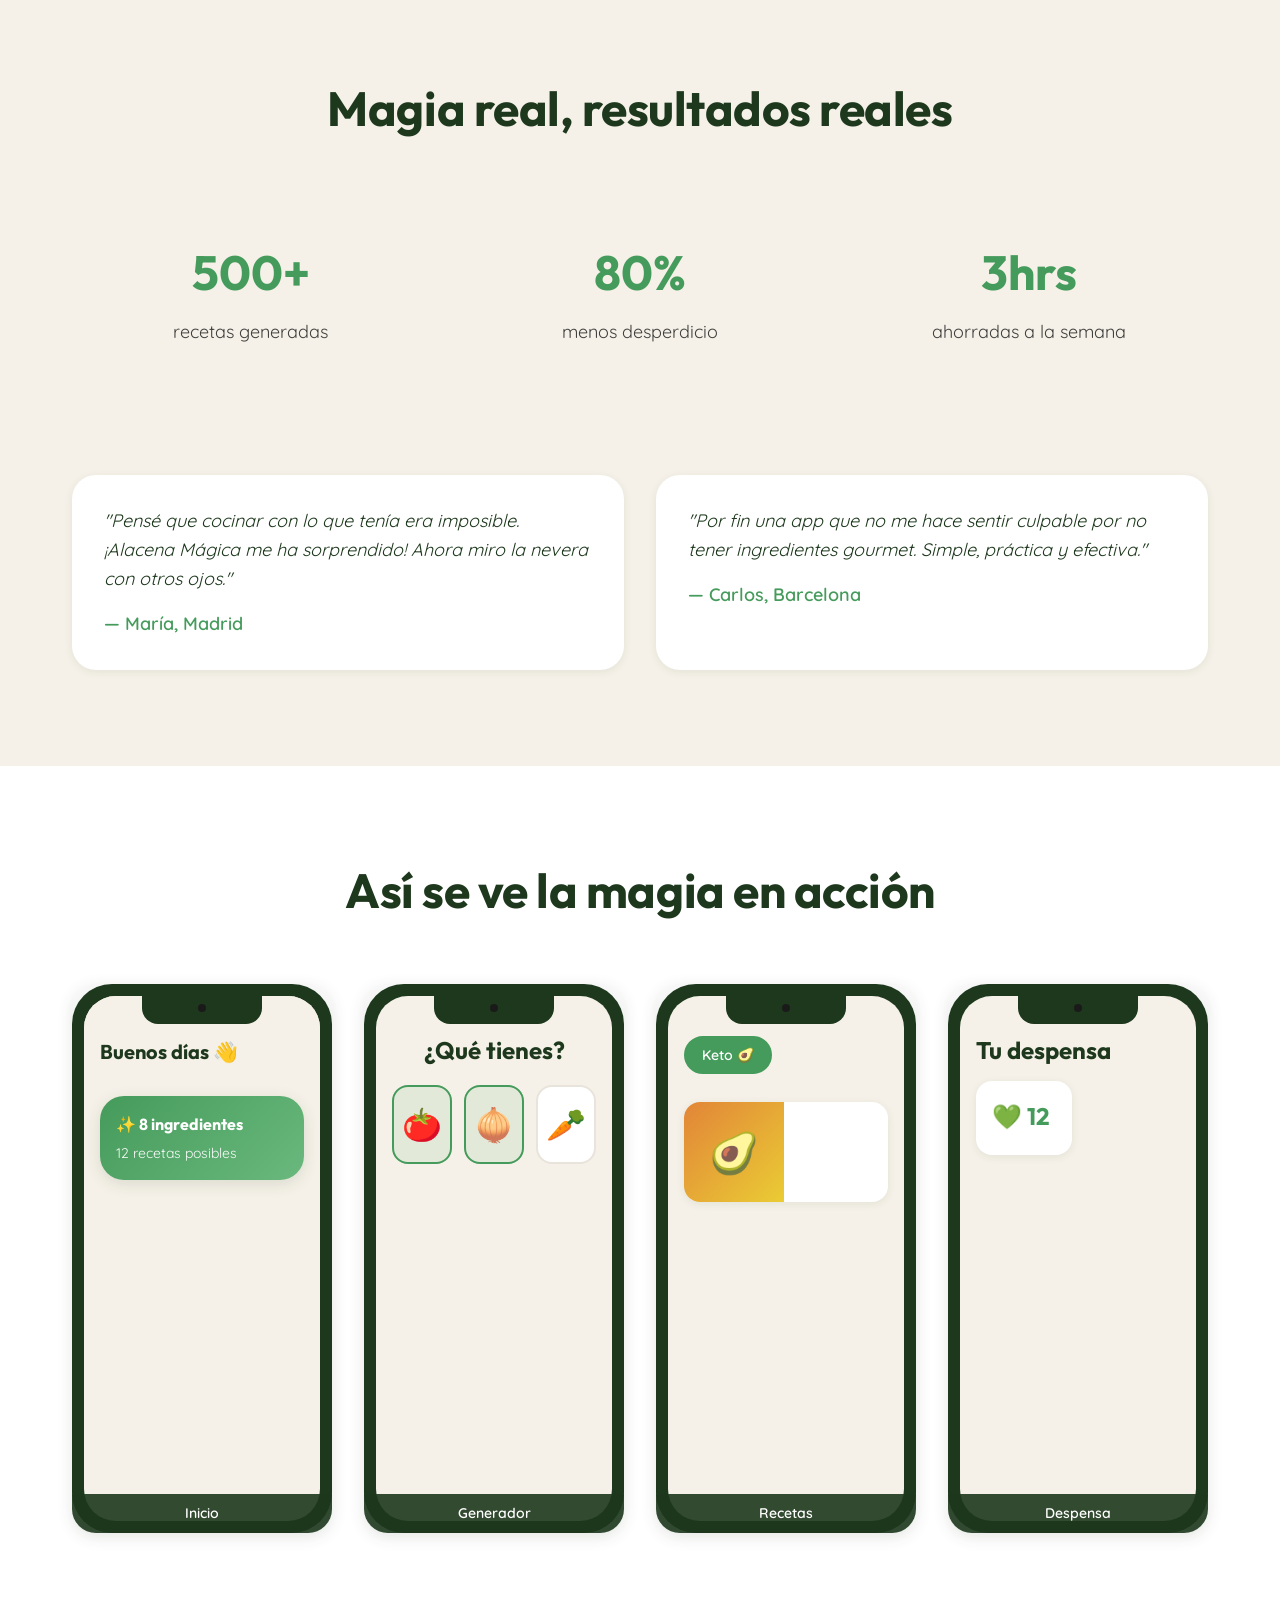
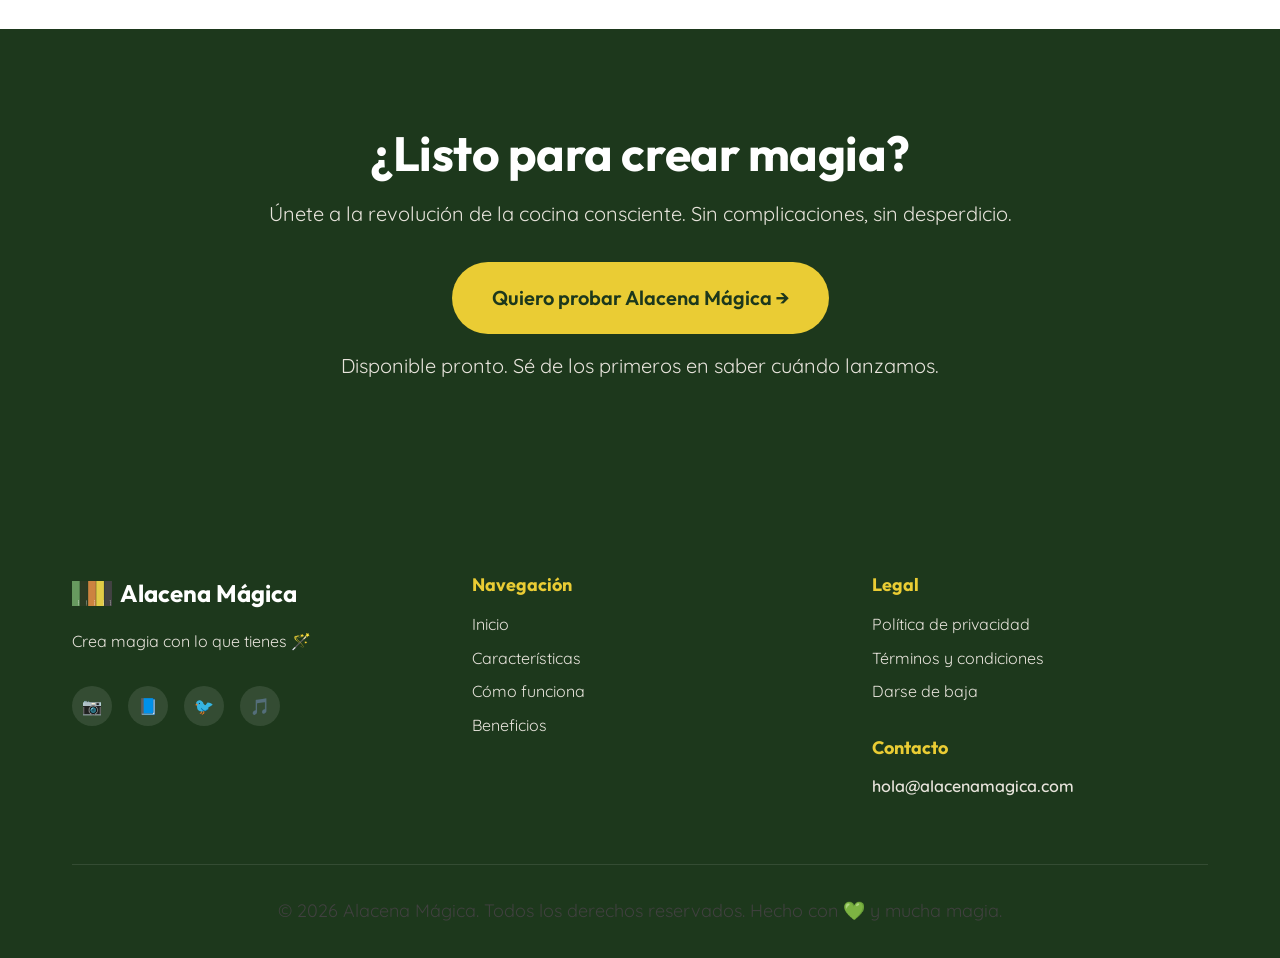
<file: Proyecto-Alacena/index.html>
<!DOCTYPE html>
<html lang="es">
<head>
  <meta charset="UTF-8">
  <meta name="viewport" content="width=device-width, initial-scale=1.0">
  <meta name="description" content="Alacena Mágica - Transforma los ingredientes que ya tienes en recetas deliciosas. Sin desperdicio, sin complicaciones, pura magia culinaria.">
  <meta name="keywords" content="recetas, cocina, ingredientes, despensa, comida, app, foodtech, desperdicio cero">
  <meta name="author" content="Alacena Mágica">
  <meta name="theme-color" content="#459b5b">
  
  <!-- Open Graph / Social Media -->
  <meta property="og:type" content="website">
  <meta property="og:title" content="Alacena Mágica - Crea magia con lo que tienes">
  <meta property="og:description" content="Transforma los ingredientes que ya tienes en recetas deliciosas. Sin desperdicio, sin complicaciones.">
  <meta property="og:image" content="assets/logos/Alacena_Magica_Logo.svg">
  
  <title>Alacena Mágica - Crea magia con lo que tienes</title>
  
  <!-- Google Fonts -->
  <link rel="preconnect" href="https://fonts.googleapis.com">
  <link rel="preconnect" href="https://fonts.gstatic.com" crossorigin>
  <link href="https://fonts.googleapis.com/css2?family=Outfit:wght@400;600;700&family=Quicksand:wght@400;500;600;700&display=swap" rel="stylesheet">
  
  <!-- Stylesheets -->
  <link rel="stylesheet" href="css/styles.css">
  <link rel="stylesheet" href="css/components.css">
  
  <!-- Favicon -->
  <link rel="icon" type="image/svg+xml" href="assets/logos/Alacena_Magica_Logo.svg">
</head>
<body>
  <!-- ═══════════════════════════════════════════════════
       HEADER & NAVEGACIÓN
       ═══════════════════════════════════════════════════ -->
  <header class="header" role="banner">
    <nav class="nav" aria-label="Navegación principal">
      <a href="index.html" class="nav-logo" aria-label="Alacena Mágica - Inicio">
        <img src="assets/logos/Alacena_Magica_Logo.svg" alt="Logo Alacena Mágica - Cuchara mágica" width="48" height="48">
        <span>Alacena Mágica</span>
      </a>
      
      <button class="nav-toggle" aria-label="Abrir menú" aria-expanded="false" aria-controls="nav-menu">
        <span></span>
        <span></span>
        <span></span>
      </button>
      
      <ul class="nav-menu" id="nav-menu">
        <li><a href="#hero" class="nav-link">Inicio</a></li>
        <li><a href="#features" class="nav-link">Características</a></li>
        <li><a href="#how-it-works" class="nav-link">Cómo funciona</a></li>
        <li><a href="#benefits" class="nav-link">Beneficios</a></li>
        <li><a href="#gallery" class="nav-link">Galería</a></li>
        <li><a href="#final-cta" class="btn btn-primary btn-sm">Descubre la magia →</a></li>
      </ul>
    </nav>
  </header>
  
  <main role="main">
    <!-- ═══════════════════════════════════════════════════
         SECCIÓN 1: HERO
         ═══════════════════════════════════════════════════ -->
    <section id="hero" class="hero section" aria-labelledby="hero-title">
      <div class="container">
        <div class="hero-grid">
          <div class="hero-content fade-in">
            <h1 id="hero-title" class="hero-title">¿Qué tienes en la nevera? ¡Veamos qué podemos crear!</h1>
            <p class="hero-subtitle">Transforma los ingredientes que ya tienes en recetas deliciosas. Sin desperdicio, sin complicaciones, pura magia culinaria.</p>
            <div class="hero-cta">
              <a href="#final-cta" class="btn btn-primary btn-lg">Descubre la magia →</a>
              <a href="#features" class="btn btn-secondary btn-lg">Ver cómo funciona</a>
            </div>
          </div>
          
          <div class="hero-mockup fade-in">
            <!-- Mockup 1: Home Screen -->
            <div class="phone-mockup" role="img" aria-label="Pantalla de inicio de Alacena Mágica mostrando saludo, tarjeta mágica, ingredientes y receta sugerida">
              <div class="phone-screen">
                <div class="app-header">
                  <div class="app-greeting">Buenos días 👋 María</div>
                  <div class="app-subtitle">¿Qué vamos a cocinar hoy?</div>
                </div>
                
                <div class="magic-card">
                  <div class="magic-card-title">✨ Tienes 8 ingredientes listos</div>
                  <div class="magic-card-text">Podemos crear 12 recetas mágicas</div>
                </div>
                
                <div class="ingredients-section">
                  <div class="ingredients-title">Tus ingredientes</div>
                  <div class="chips-container">
                    <span class="chip selected">🍅 Tomate</span>
                    <span class="chip selected">🧀 Queso</span>
                    <span class="chip selected">🥚 Huevos</span>
                    <span class="chip selected">🧄 Ajo</span>
                    <span class="chip selected">🫒 Aceite</span>
                    <span class="chip-add" aria-label="Añadir ingrediente">+</span>
                  </div>
                </div>
                
                <div class="recipe-section">
                  <div class="recipe-card">
                    <div class="recipe-thumbnail">🍳</div>
                    <div class="recipe-info">
                      <div class="recipe-title">Tortilla española express</div>
                      <div class="recipe-meta">
                        <span>⏱ 20 min</span>
                        <span>🔥 Fácil</span>
                      </div>
                      <span class="recipe-match">✨ 95% match</span>
                    </div>
                  </div>
                </div>
                
                <nav class="app-nav" aria-label="Navegación de la app">
                  <a href="#" class="nav-item active" aria-label="Inicio">
                    <span class="nav-item-icon">🏠</span>
                    <span>Inicio</span>
                  </a>
                  <a href="#" class="nav-item" aria-label="Buscar">
                    <span class="nav-item-icon">🔍</span>
                    <span>Buscar</span>
                  </a>
                  <a href="#" class="nav-item" aria-label="Despensa">
                    <span class="nav-item-icon">📦</span>
                    <span>Despensa</span>
                  </a>
                  <a href="#" class="nav-item" aria-label="Perfil">
                    <span class="nav-item-icon">👤</span>
                    <span>Perfil</span>
                  </a>
                </nav>
              </div>
            </div>
          </div>
        </div>
      </div>
    </section>
    
    <!-- ═══════════════════════════════════════════════════
         SECCIÓN 2: PROBLEM/SOLUTION
         ═══════════════════════════════════════════════════ -->
    <section class="problem-solution section" aria-labelledby="problem-title">
      <div class="container">
        <h2 id="problem-title" class="problem-title fade-in">¿Te suena familiar?</h2>
        
        <div class="problem-grid">
          <article class="problem-card fade-in">
            <div class="problem-icon" aria-hidden="true">🧊</div>
            <h3>Abres la nevera y... nada te inspira</h3>
            <p>Miras una y otra vez, pero no se te ocurre qué cocinar con lo que hay.</p>
          </article>
          
          <article class="problem-card fade-in">
            <div class="problem-icon" aria-hidden="true">🥬</div>
            <h3>Compras ingredientes que después se echan a perder</h3>
            <p>Terminas tirando comida porque se te olvida o no sabes cómo usarla.</p>
          </article>
          
          <article class="problem-card fade-in">
            <div class="problem-icon" aria-hidden="true">😕</div>
            <h3>Las dietas especiales parecen complicadas</h3>
            <p>Keto, Paleo, sin gluten... Encontrar recetas que se adapten es un lío.</p>
          </article>
        </div>
        
        <p class="solution-text fade-in">
          <strong>Alacena Mágica</strong> convierte ese caos en creatividad. Crea magia con lo que tienes. 🪄
        </p>
      </div>
    </section>
    
    <!-- ═══════════════════════════════════════════════════
         SECCIÓN 3: FEATURES
         ═══════════════════════════════════════════════════ -->
    <section id="features" class="features section" aria-labelledby="features-title">
      <div class="container">
        <h2 id="features-title" class="features-title fade-in">Tu asistente de cocina que sí te entiende</h2>
        
        <!-- Feature 1 -->
        <div class="feature-block fade-in">
          <div class="feature-content">
            <span class="feature-microcopy">¿Qué tienes en la nevera? ¡Veamos qué podemos crear!</span>
            <h3>Recetas que se adaptan a TI</h3>
            <p>No más "te faltan 5 ingredientes". Alacena Mágica trabaja con lo que realmente tienes. Introduce lo que hay en tu despensa y recibe recetas personalizadas al instante.</p>
          </div>
          
          <div class="feature-mockup">
            <!-- Mockup 2: Recipe Generator -->
            <div class="phone-mockup" role="img" aria-label="Generador de recetas con selección de ingredientes">
              <div class="phone-screen">
                <div class="generator-screen">
                  <h3 class="generator-title">¿Qué tienes hoy?</h3>
                  
                  <div class="search-bar">
                    <span class="search-icon" aria-hidden="true">🔍</span>
                    <input type="text" placeholder="Busca un ingrediente..." aria-label="Buscar ingrediente">
                  </div>
                  
                  <div class="categories-grid">
                    <div class="category-item selected">
                      <span class="category-emoji" aria-hidden="true">🍅</span>
                      <span class="category-name">Tomate</span>
                    </div>
                    <div class="category-item selected">
                      <span class="category-emoji" aria-hidden="true">🧅</span>
                      <span class="category-name">Cebolla</span>
                    </div>
                    <div class="category-item">
                      <span class="category-emoji" aria-hidden="true">🥕</span>
                      <span class="category-name">Zanahoria</span>
                    </div>
                    <div class="category-item selected">
                      <span class="category-emoji" aria-hidden="true">🧄</span>
                      <span class="category-name">Ajo</span>
                    </div>
                    <div class="category-item">
                      <span class="category-emoji" aria-hidden="true">🥦</span>
                      <span class="category-name">Brócoli</span>
                    </div>
                    <div class="category-item selected">
                      <span class="category-emoji" aria-hidden="true">🫑</span>
                      <span class="category-name">Pimiento</span>
                    </div>
                  </div>
                  
                  <button class="generate-btn">✨ Crear magia con 4 ingredientes</button>
                </div>
              </div>
            </div>
          </div>
        </div>
        
        <!-- Feature 2 -->
        <div class="feature-block reverse fade-in">
          <div class="feature-content">
            <span class="feature-microcopy">Modo Keto activado 🥑</span>
            <h3>Tu dieta, tus reglas</h3>
            <p>Keto, Paleo, Tradicional o "lo que me apetezca". Filtra recetas que se adapten a tu estilo de vida. Cambia de modo cuando quieras, sin compromisos.</p>
          </div>
          
          <div class="feature-mockup">
            <!-- Mockup 3: Recipe List -->
            <div class="phone-mockup" role="img" aria-label="Lista de recetas con filtros de dieta">
              <div class="phone-screen">
                <div class="recipe-list-screen">
                  <div class="filters-container">
                    <button class="filter-chip">Todas</button>
                    <button class="filter-chip active">Keto 🥑</button>
                    <button class="filter-chip">Paleo</button>
                    <button class="filter-chip">Vegana</button>
                  </div>
                  
                  <div class="recipe-card">
                    <div class="recipe-thumbnail">🥑</div>
                    <div class="recipe-info">
                      <div class="recipe-title">Ensalada César keto</div>
                      <div class="recipe-meta">
                        <span>⏱ 15 min</span>
                        <span>🔥 Fácil</span>
                      </div>
                      <span class="recipe-match">✨ 92% match</span>
                    </div>
                  </div>
                  
                  <div class="recipe-card">
                    <div class="recipe-thumbnail">🍳</div>
                    <div class="recipe-info">
                      <div class="recipe-title">Revuelto con aguacate</div>
                      <div class="recipe-meta">
                        <span>⏱ 10 min</span>
                        <span>🔥 Muy fácil</span>
                      </div>
                      <span class="recipe-match">✨ 88% match</span>
                    </div>
                  </div>
                  
                  <div class="recipe-card">
                    <div class="recipe-thumbnail">🥗</div>
                    <div class="recipe-info">
                      <div class="recipe-title">Bowl mediterráneo</div>
                      <div class="recipe-meta">
                        <span>⏱ 20 min</span>
                        <span>🔥 Fácil</span>
                      </div>
                      <span class="recipe-match">✨ 85% match</span>
                    </div>
                  </div>
                </div>
                
                <nav class="app-nav" aria-label="Navegación de la app">
                  <a href="#" class="nav-item" aria-label="Inicio">
                    <span class="nav-item-icon">🏠</span>
                    <span>Inicio</span>
                  </a>
                  <a href="#" class="nav-item active" aria-label="Buscar">
                    <span class="nav-item-icon">🔍</span>
                    <span>Buscar</span>
                  </a>
                  <a href="#" class="nav-item" aria-label="Despensa">
                    <span class="nav-item-icon">📦</span>
                    <span>Despensa</span>
                  </a>
                  <a href="#" class="nav-item" aria-label="Perfil">
                    <span class="nav-item-icon">👤</span>
                    <span>Perfil</span>
                  </a>
                </nav>
              </div>
            </div>
          </div>
        </div>
        
        <!-- Feature 3 -->
        <div class="feature-block fade-in">
          <div class="feature-content">
            <span class="feature-microcopy">¡Hoy has salvado 3 ingredientes!</span>
            <h3>Menos desperdicio, más ahorro</h3>
            <p>Controla tus ingredientes, recibe alertas amigables y descubre recetas para usar lo que está por vencer. Ahorra dinero mientras cuidas el planeta.</p>
          </div>
          
          <div class="feature-mockup">
            <!-- Mockup 4: Pantry Dashboard -->
            <div class="phone-mockup" role="img" aria-label="Dashboard de despensa con estadísticas de ahorro">
              <div class="phone-screen">
                <div class="pantry-screen">
                  <h3 class="pantry-title">Tu despensa mágica</h3>
                  
                  <div class="pantry-stats">
                    <div class="pantry-stat">
                      <div class="pantry-stat-value">💚 12</div>
                      <div class="pantry-stat-label">ingredientes salvados</div>
                    </div>
                    <div class="pantry-stat">
                      <div class="pantry-stat-value">💰 8,50€</div>
                      <div class="pantry-stat-label">ahorrado este mes</div>
                    </div>
                  </div>
                  
                  <div class="pantry-list">
                    <div class="pantry-item">
                      <div class="pantry-item-info">
                        <span class="pantry-item-emoji" aria-hidden="true">🍅</span>
                        <span class="pantry-item-name">Tomates</span>
                      </div>
                      <span class="pantry-item-days ok">5 días</span>
                    </div>
                    
                    <div class="pantry-item">
                      <div class="pantry-item-info">
                        <span class="pantry-item-emoji" aria-hidden="true">🧀</span>
                        <span class="pantry-item-name">Queso fresco</span>
                      </div>
                      <span class="pantry-item-days warning">2 días</span>
                    </div>
                    
                    <div class="pantry-item">
                      <div class="pantry-item-info">
                        <span class="pantry-item-emoji" aria-hidden="true">🥚</span>
                        <span class="pantry-item-name">Huevos</span>
                      </div>
                      <span class="pantry-item-days ok">12 días</span>
                    </div>
                    
                    <div class="pantry-item">
                      <div class="pantry-item-info">
                        <span class="pantry-item-emoji" aria-hidden="true">🥛</span>
                        <span class="pantry-item-name">Leche</span>
                      </div>
                      <span class="pantry-item-days urgent">¡Hoy!</span>
                    </div>
                  </div>
                </div>
                
                <nav class="app-nav" aria-label="Navegación de la app">
                  <a href="#" class="nav-item" aria-label="Inicio">
                    <span class="nav-item-icon">🏠</span>
                    <span>Inicio</span>
                  </a>
                  <a href="#" class="nav-item" aria-label="Buscar">
                    <span class="nav-item-icon">🔍</span>
                    <span>Buscar</span>
                  </a>
                  <a href="#" class="nav-item active" aria-label="Despensa">
                    <span class="nav-item-icon">📦</span>
                    <span>Despensa</span>
                  </a>
                  <a href="#" class="nav-item" aria-label="Perfil">
                    <span class="nav-item-icon">👤</span>
                    <span>Perfil</span>
                  </a>
                </nav>
              </div>
            </div>
          </div>
        </div>
      </div>
    </section>
    
    <!-- ═══════════════════════════════════════════════════
         SECCIÓN 4: HOW IT WORKS
         ═══════════════════════════════════════════════════ -->
    <section id="how-it-works" class="how-it-works section" aria-labelledby="how-title">
      <div class="container">
        <h2 id="how-title" class="how-title fade-in">Crear magia es más fácil de lo que piensas</h2>
        
        <div class="how-steps">
          <article class="how-step fade-in">
            <div class="step-number">1</div>
            <h3>Cuéntanos qué tienes</h3>
            <p>Introduce los ingredientes de tu despensa</p>
          </article>
          
          <article class="how-step fade-in">
            <div class="step-number">2</div>
            <h3>Elige tu estilo</h3>
            <p>Keto, Paleo, sin gluten, o lo que prefieras</p>
          </article>
          
          <article class="how-step fade-in">
            <div class="step-number">3</div>
            <h3>Descubre recetas</h3>
            <p>Recibe opciones deliciosas que puedes hacer HOY</p>
          </article>
          
          <article class="how-step fade-in">
            <div class="step-number">4</div>
            <h3>Cocina y celebra</h3>
            <p>Disfruta tu creación y mira cuánto has ahorrado</p>
          </article>
        </div>
      </div>
    </section>
    
    <!-- ═══════════════════════════════════════════════════
         SECCIÓN 5: BENEFITS / SOCIAL PROOF
         ═══════════════════════════════════════════════════ -->
    <section id="benefits" class="benefits section" aria-labelledby="benefits-title">
      <div class="container">
        <h2 id="benefits-title" class="benefits-title fade-in">Magia real, resultados reales</h2>
        
        <div class="stats-grid">
          <div class="stat-card fade-in">
            <div class="stat-number">500+</div>
            <div class="stat-label">recetas generadas</div>
          </div>
          
          <div class="stat-card fade-in">
            <div class="stat-number">80%</div>
            <div class="stat-label">menos desperdicio</div>
          </div>
          
          <div class="stat-card fade-in">
            <div class="stat-number">3hrs</div>
            <div class="stat-label">ahorradas a la semana</div>
          </div>
        </div>
        
        <div class="testimonials-grid">
          <article class="testimonial-card fade-in">
            <p class="testimonial-text">"Pensé que cocinar con lo que tenía era imposible. ¡Alacena Mágica me ha sorprendido! Ahora miro la nevera con otros ojos."</p>
            <p class="testimonial-author">— María, Madrid</p>
          </article>
          
          <article class="testimonial-card fade-in">
            <p class="testimonial-text">"Por fin una app que no me hace sentir culpable por no tener ingredientes gourmet. Simple, práctica y efectiva."</p>
            <p class="testimonial-author">— Carlos, Barcelona</p>
          </article>
        </div>
      </div>
    </section>
    
    <!-- ═══════════════════════════════════════════════════
         SECCIÓN 6: GALLERY
         ═══════════════════════════════════════════════════ -->
    <section id="gallery" class="gallery section" aria-labelledby="gallery-title">
      <div class="container">
        <h2 id="gallery-title" class="gallery-title fade-in">Así se ve la magia en acción</h2>
        
        <div class="gallery-grid">
          <div class="gallery-item fade-in">
            <div class="gallery-mockup-wrapper">
              <div class="phone-mockup">
                <div class="phone-screen">
                  <div class="app-header">
                    <div class="app-greeting">Buenos días 👋</div>
                  </div>
                  <div class="magic-card">
                    <div class="magic-card-title">✨ 8 ingredientes</div>
                    <div class="magic-card-text">12 recetas posibles</div>
                  </div>
                </div>
              </div>
            </div>
            <div class="gallery-label">Inicio</div>
          </div>
          
          <div class="gallery-item fade-in">
            <div class="gallery-mockup-wrapper">
              <div class="phone-mockup">
                <div class="phone-screen">
                  <div class="generator-screen">
                    <h3 class="generator-title">¿Qué tienes?</h3>
                    <div class="categories-grid">
                      <div class="category-item selected"><span class="category-emoji">🍅</span></div>
                      <div class="category-item selected"><span class="category-emoji">🧅</span></div>
                      <div class="category-item"><span class="category-emoji">🥕</span></div>
                    </div>
                  </div>
                </div>
              </div>
            </div>
            <div class="gallery-label">Generador</div>
          </div>
          
          <div class="gallery-item fade-in">
            <div class="gallery-mockup-wrapper">
              <div class="phone-mockup">
                <div class="phone-screen">
                  <div class="recipe-list-screen">
                    <div class="filters-container">
                      <button class="filter-chip active">Keto 🥑</button>
                    </div>
                    <div class="recipe-card">
                      <div class="recipe-thumbnail">🥑</div>
                    </div>
                  </div>
                </div>
              </div>
            </div>
            <div class="gallery-label">Recetas</div>
          </div>
          
          <div class="gallery-item fade-in">
            <div class="gallery-mockup-wrapper">
              <div class="phone-mockup">
                <div class="phone-screen">
                  <div class="pantry-screen">
                    <h3 class="pantry-title">Tu despensa</h3>
                    <div class="pantry-stats">
                      <div class="pantry-stat">
                        <div class="pantry-stat-value">💚 12</div>
                      </div>
                    </div>
                  </div>
                </div>
              </div>
            </div>
            <div class="gallery-label">Despensa</div>
          </div>
        </div>
      </div>
    </section>
    
    <!-- ═══════════════════════════════════════════════════
         SECCIÓN 7: FINAL CTA
         ═══════════════════════════════════════════════════ -->
    <section id="final-cta" class="final-cta section" aria-labelledby="final-cta-title">
      <div class="container">
        <h2 id="final-cta-title" class="fade-in">¿Listo para crear magia?</h2>
        <p class="fade-in">Únete a la revolución de la cocina consciente. Sin complicaciones, sin desperdicio.</p>
        <a href="gracias.html" class="btn btn-accent btn-lg fade-in">Quiero probar Alacena Mágica →</a>
        <p class="final-cta-micro fade-in">Disponible pronto. Sé de los primeros en saber cuándo lanzamos.</p>
      </div>
    </section>
  </main>
  
  <!-- ═══════════════════════════════════════════════════
       FOOTER
       ═══════════════════════════════════════════════════ -->
  <footer class="footer" role="contentinfo">
    <div class="container">
      <div class="footer-grid">
        <div class="footer-brand">
          <div class="footer-logo">
            <img src="assets/logos/Alacena_Magica_Logo.svg" alt="Logo Alacena Mágica" width="40" height="40">
            <span>Alacena Mágica</span>
          </div>
          <p class="footer-tagline">Crea magia con lo que tienes 🪄</p>
          
          <div class="footer-social">
            <a href="#" class="social-link" aria-label="Instagram">
              <span aria-hidden="true">📷</span>
            </a>
            <a href="#" class="social-link" aria-label="Facebook">
              <span aria-hidden="true">📘</span>
            </a>
            <a href="#" class="social-link" aria-label="Twitter">
              <span aria-hidden="true">🐦</span>
            </a>
            <a href="#" class="social-link" aria-label="TikTok">
              <span aria-hidden="true">🎵</span>
            </a>
          </div>
        </div>
        
        <div class="footer-links">
          <h4>Navegación</h4>
          <ul>
            <li><a href="#hero">Inicio</a></li>
            <li><a href="#features">Características</a></li>
            <li><a href="#how-it-works">Cómo funciona</a></li>
            <li><a href="#benefits">Beneficios</a></li>
          </ul>
        </div>
        
        <div class="footer-links">
          <h4>Legal</h4>
          <ul>
            <li><a href="privacy.html">Política de privacidad</a></li>
            <li><a href="terms.html">Términos y condiciones</a></li>
            <li><a href="unsubscribe.html">Darse de baja</a></li>
          </ul>
          
          <h4 style="margin-top: var(--space-md);">Contacto</h4>
          <ul>
            <li><a href="mailto:hola@alacenamagica.com" class="footer-email">hola@alacenamagica.com</a></li>
          </ul>
        </div>
      </div>
      
      <div class="footer-bottom">
        <p>&copy; 2026 Alacena Mágica. Todos los derechos reservados. Hecho con 💚 y mucha magia.</p>
      </div>
    </div>
  </footer>
  
  <!-- JavaScript Principal -->
  <script src="js/main.js"></script>
</body>
</html>
</file>
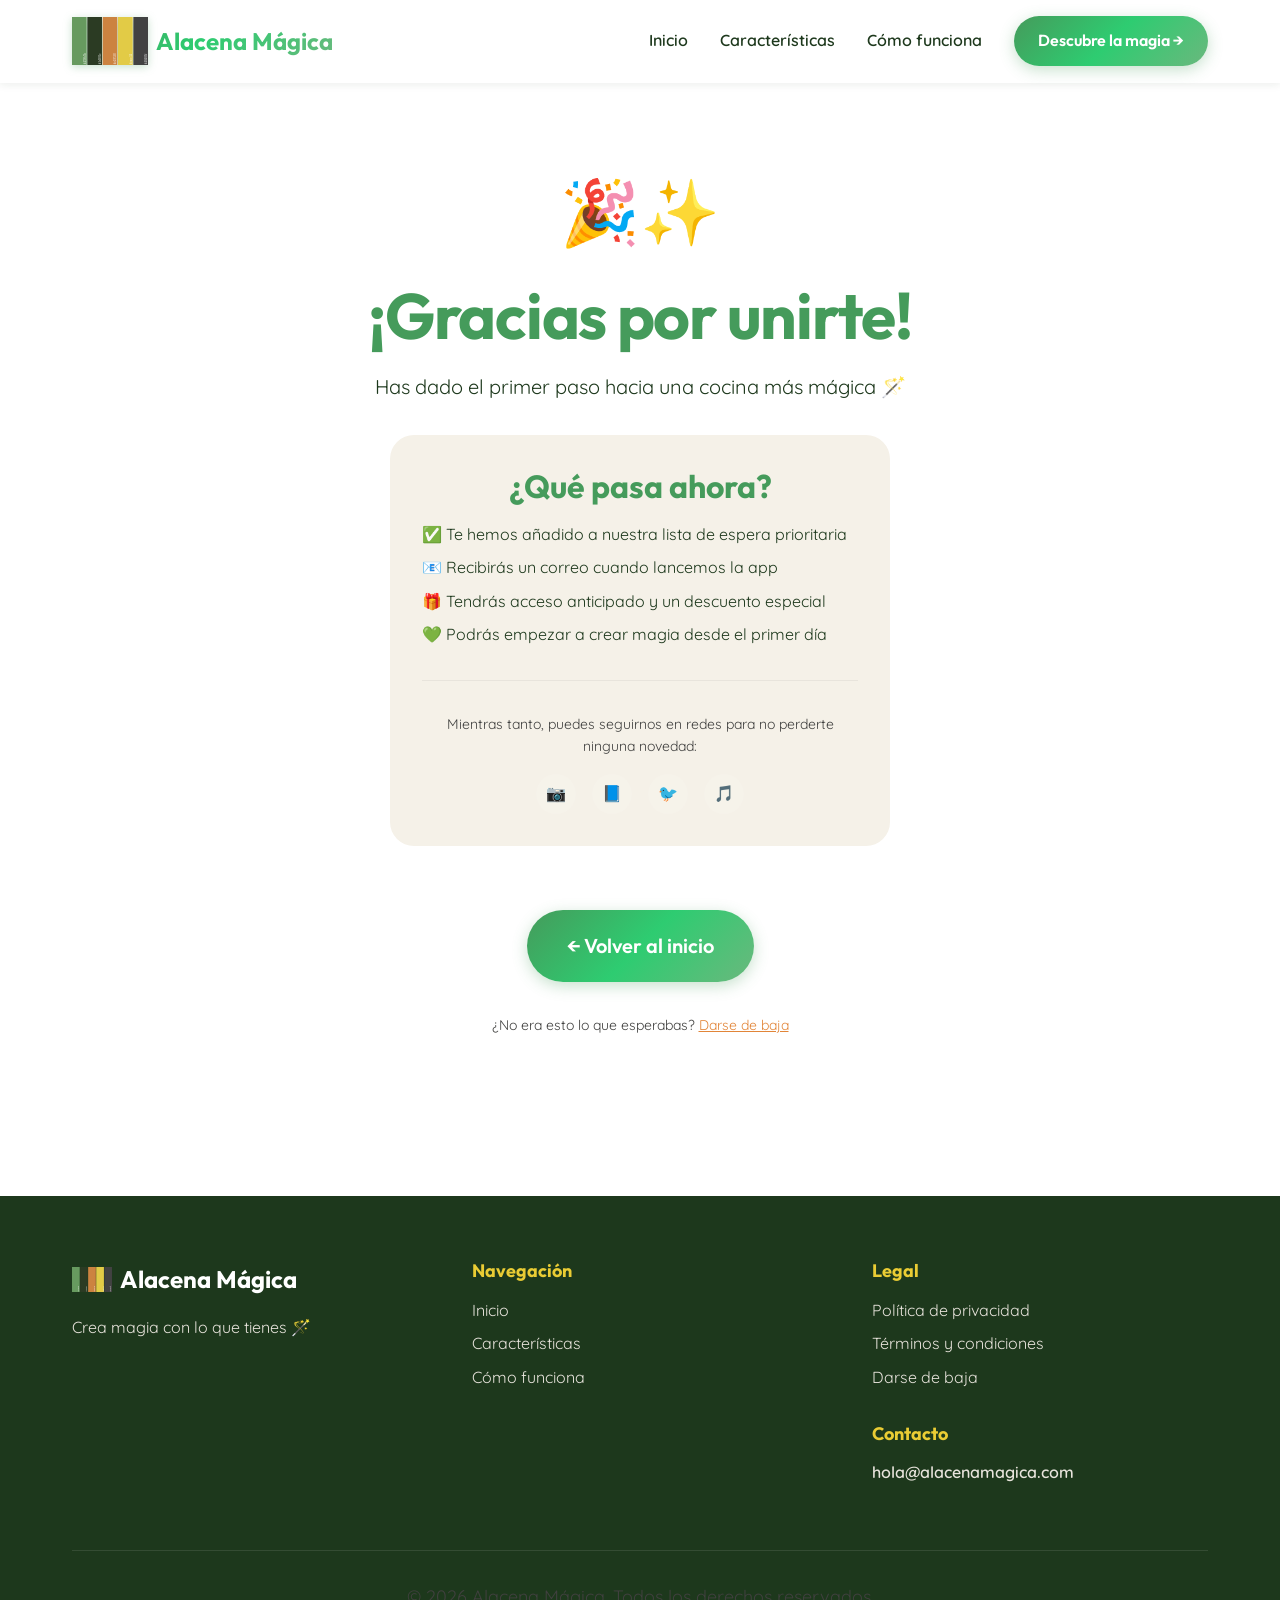
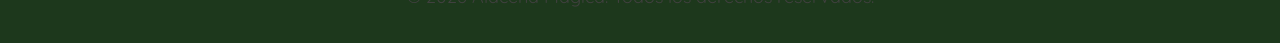
<file: gracias.html>
<!DOCTYPE html>
<html lang="es">
<head>
  <meta charset="UTF-8">
  <meta name="viewport" content="width=device-width, initial-scale=1.0">
  <meta name="description" content="¡Gracias por unirte a Alacena Mágica! Pronto recibirás noticias nuestras.">
  <meta name="theme-color" content="#459b5b">
  
  <title>¡Gracias! - Alacena Mágica</title>
  
  <!-- Google Fonts -->
  <link rel="preconnect" href="https://fonts.googleapis.com">
  <link rel="preconnect" href="https://fonts.gstatic.com" crossorigin>
  <link href="https://fonts.googleapis.com/css2?family=Outfit:wght@400;600;700&family=Quicksand:wght@400;500;600;700&display=swap" rel="stylesheet">
  
  <!-- Stylesheets -->
  <link rel="stylesheet" href="css/styles.css">
  <link rel="stylesheet" href="css/components.css">
  
  <!-- Favicon -->
  <link rel="icon" type="image/svg+xml" href="assets/logos/Alacena_Magica_Logo.svg">
</head>
<body>
  <!-- Header -->
  <header class="header" role="banner">
    <nav class="nav" aria-label="Navegación principal">
      <a href="index.html" class="nav-logo" aria-label="Alacena Mágica - Inicio">
        <img src="assets/logos/Alacena_Magica_Logo.svg" alt="Logo Alacena Mágica" width="48" height="48">
        <span>Alacena Mágica</span>
      </a>
      
      <button class="nav-toggle" aria-label="Abrir menú" aria-expanded="false" aria-controls="nav-menu">
        <span></span>
        <span></span>
        <span></span>
      </button>
      
      <ul class="nav-menu" id="nav-menu">
        <li><a href="index.html" class="nav-link">Inicio</a></li>
        <li><a href="index.html#features" class="nav-link">Características</a></li>
        <li><a href="index.html#how-it-works" class="nav-link">Cómo funciona</a></li>
        <li><a href="index.html#final-cta" class="btn btn-primary btn-sm">Descubre la magia →</a></li>
      </ul>
    </nav>
  </header>
  
  <main role="main">
    <!-- Success Message -->
    <section class="section" style="min-height: 80vh; display: flex; align-items: center; justify-content: center;">
      <div class="container">
        <div class="success-message fade-in visible">
          <div class="success-icon">🎉✨</div>
          <h1>¡Gracias por unirte!</h1>
          <p style="font-size: 1.25rem; margin-bottom: var(--space-md); color: var(--verde-oscuro);">
            Has dado el primer paso hacia una cocina más mágica 🪄
          </p>
          
          <div style="max-width: 500px; margin: 0 auto; background-color: var(--crema); padding: var(--space-md); border-radius: var(--radius-lg);">
            <h3 style="color: var(--verde-marca); margin-bottom: var(--space-sm);">¿Qué pasa ahora?</h3>
            <ul style="text-align: left; margin-bottom: var(--space-md);">
              <li style="margin-bottom: var(--space-xs);">✅ Te hemos añadido a nuestra lista de espera prioritaria</li>
              <li style="margin-bottom: var(--space-xs);">📧 Recibirás un correo cuando lancemos la app</li>
              <li style="margin-bottom: var(--space-xs);">🎁 Tendrás acceso anticipado y un descuento especial</li>
              <li style="margin-bottom: var(--space-xs);">💚 Podrás empezar a crear magia desde el primer día</li>
            </ul>
            
            <div style="padding-top: var(--space-md); border-top: 1px solid var(--gris-claro);">
              <p style="font-size: 0.875rem; color: var(--gris-oscuro); margin-bottom: var(--space-sm);">
                Mientras tanto, puedes seguirnos en redes para no perderte ninguna novedad:
              </p>
              <div class="footer-social" style="justify-content: center;">
                <a href="#" class="social-link" aria-label="Instagram">
                  <span aria-hidden="true">📷</span>
                </a>
                <a href="#" class="social-link" aria-label="Facebook">
                  <span aria-hidden="true">📘</span>
                </a>
                <a href="#" class="social-link" aria-label="Twitter">
                  <span aria-hidden="true">🐦</span>
                </a>
                <a href="#" class="social-link" aria-label="TikTok">
                  <span aria-hidden="true">🎵</span>
                </a>
              </div>
            </div>
          </div>
          
          <div style="margin-top: var(--space-lg);">
            <a href="index.html" class="btn btn-primary btn-lg">
              ← Volver al inicio
            </a>
          </div>
          
          <p style="margin-top: var(--space-md); font-size: 0.875rem; color: var(--gris-oscuro);">
            ¿No era esto lo que esperabas? <a href="unsubscribe.html" style="color: var(--terracota); text-decoration: underline;">Darse de baja</a>
          </p>
        </div>
      </div>
    </section>
  </main>
  
  <!-- Footer -->
  <footer class="footer" role="contentinfo">
    <div class="container">
      <div class="footer-grid">
        <div class="footer-brand">
          <div class="footer-logo">
            <img src="assets/logos/Alacena_Magica_Logo.svg" alt="Logo Alacena Mágica" width="40" height="40">
            <span>Alacena Mágica</span>
          </div>
          <p class="footer-tagline">Crea magia con lo que tienes 🪄</p>
        </div>
        
        <div class="footer-links">
          <h4>Navegación</h4>
          <ul>
            <li><a href="index.html#hero">Inicio</a></li>
            <li><a href="index.html#features">Características</a></li>
            <li><a href="index.html#how-it-works">Cómo funciona</a></li>
          </ul>
        </div>
        
        <div class="footer-links">
          <h4>Legal</h4>
          <ul>
            <li><a href="privacy.html">Política de privacidad</a></li>
            <li><a href="terms.html">Términos y condiciones</a></li>
            <li><a href="unsubscribe.html">Darse de baja</a></li>
          </ul>
          
          <h4 style="margin-top: var(--space-md);">Contacto</h4>
          <ul>
            <li><a href="mailto:hola@alacenamagica.com" class="footer-email">hola@alacenamagica.com</a></li>
          </ul>
        </div>
      </div>
      
      <div class="footer-bottom">
        <p>&copy; 2026 Alacena Mágica. Todos los derechos reservados.</p>
      </div>
    </div>
  </footer>
  
  <script src="js/main.js"></script>
</body>
</html>
</file>
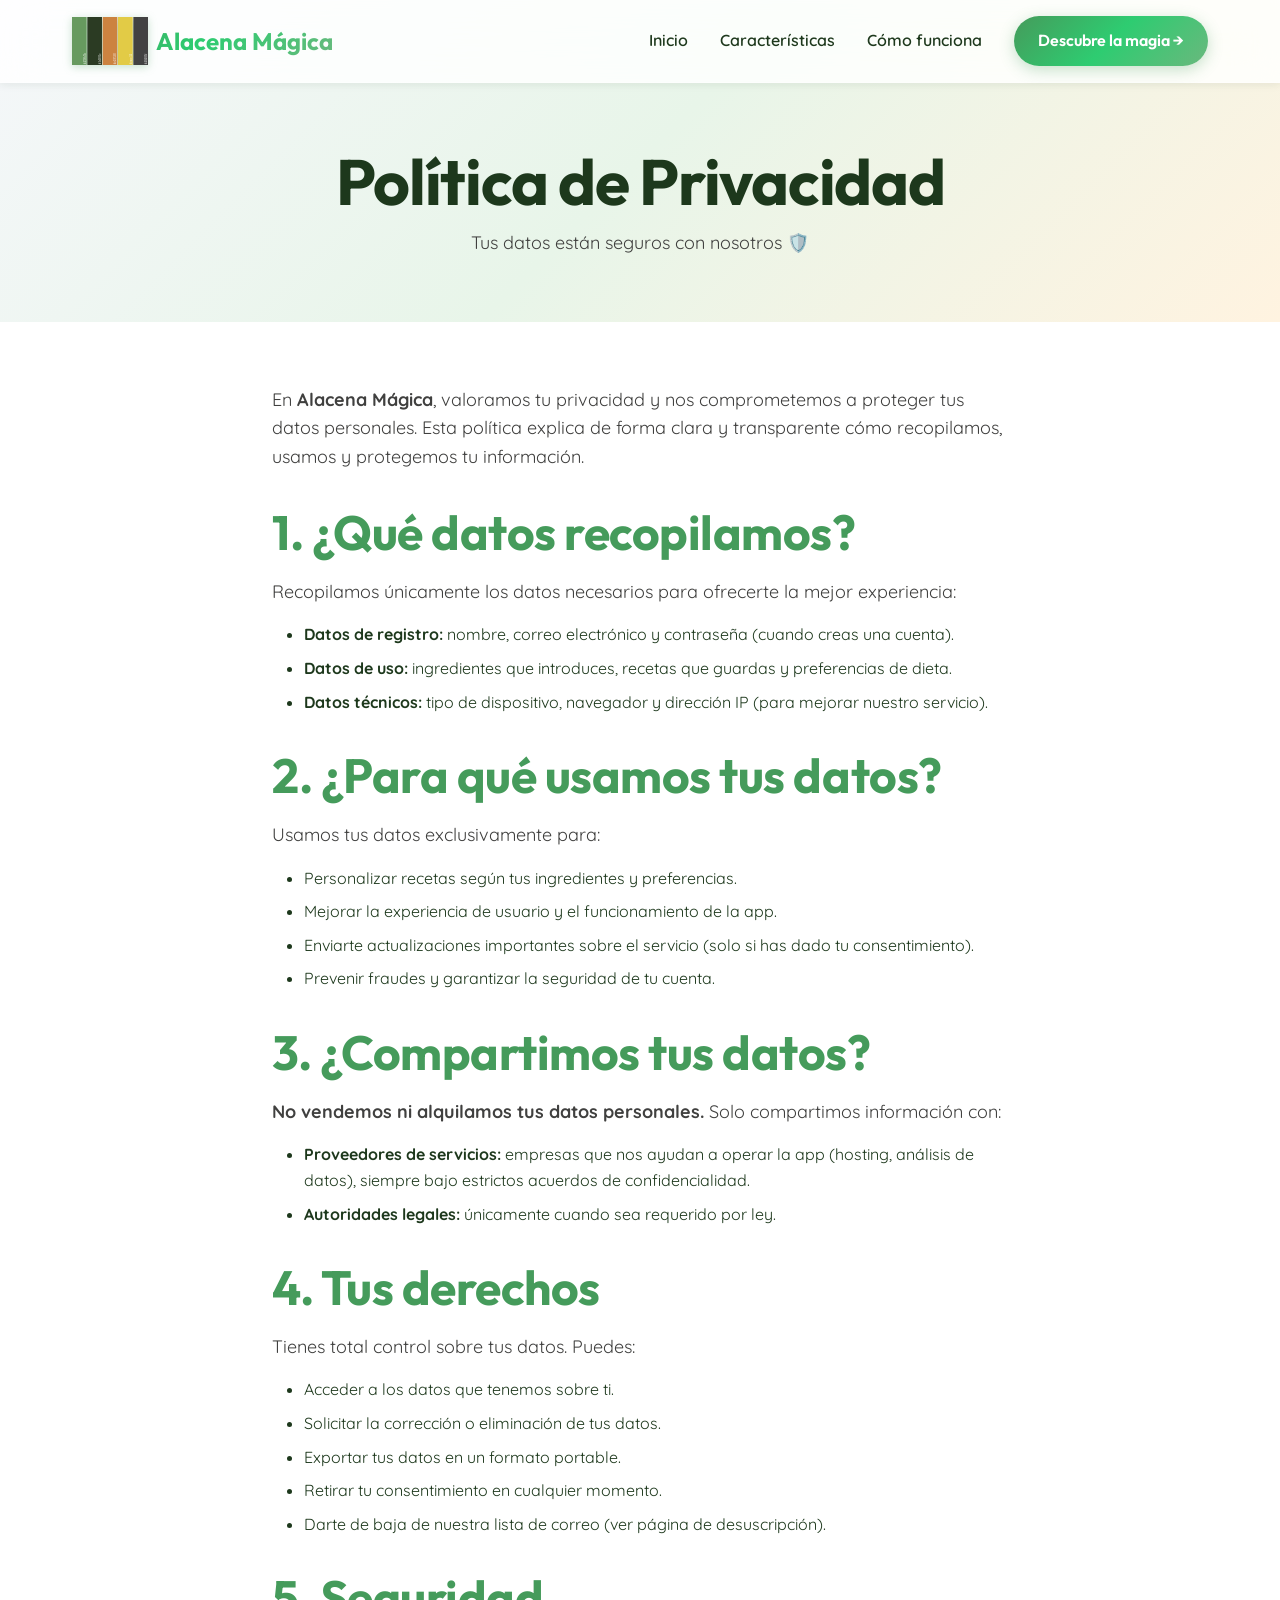
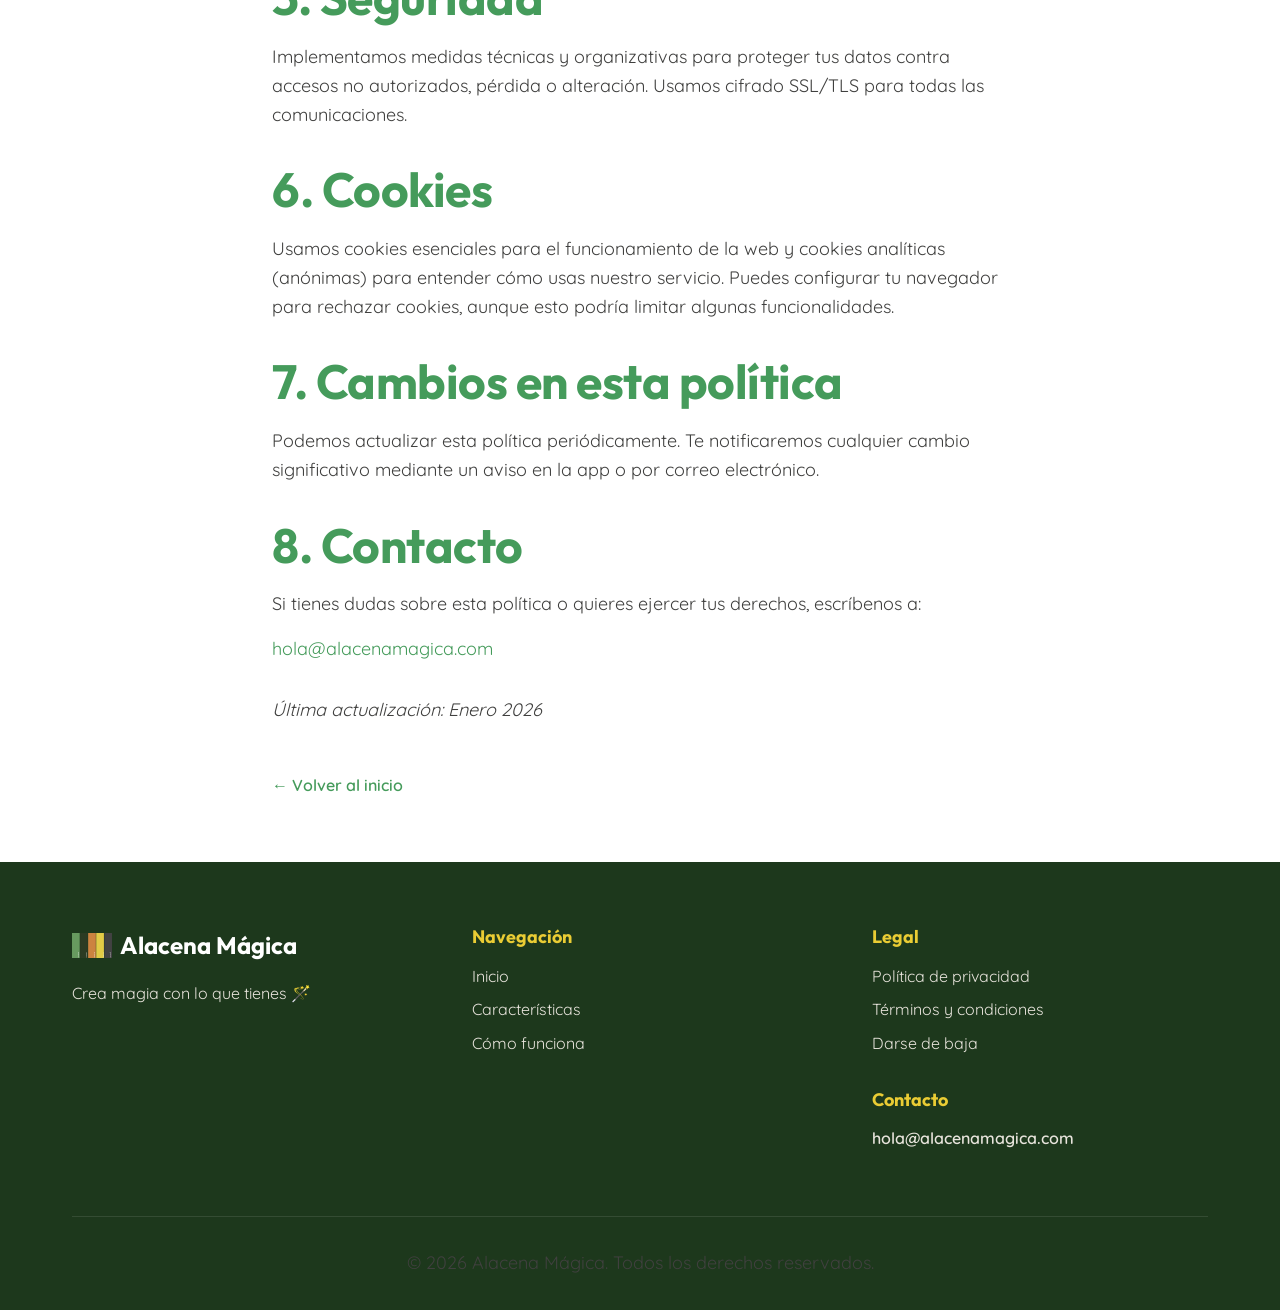
<file: privacy.html>
<!DOCTYPE html>
<html lang="es">
<head>
  <meta charset="UTF-8">
  <meta name="viewport" content="width=device-width, initial-scale=1.0">
  <meta name="description" content="Política de privacidad de Alacena Mágica - Conoce cómo protegemos tus datos personales.">
  <meta name="theme-color" content="#459b5b">
  
  <title>Política de Privacidad - Alacena Mágica</title>
  
  <!-- Google Fonts -->
  <link rel="preconnect" href="https://fonts.googleapis.com">
  <link rel="preconnect" href="https://fonts.gstatic.com" crossorigin>
  <link href="https://fonts.googleapis.com/css2?family=Outfit:wght@400;600;700&family=Quicksand:wght@400;500;600;700&display=swap" rel="stylesheet">
  
  <!-- Stylesheets -->
  <link rel="stylesheet" href="css/styles.css">
  <link rel="stylesheet" href="css/components.css">
  
  <!-- Favicon -->
  <link rel="icon" type="image/svg+xml" href="assets/logos/Alacena_Magica_Logo.svg">
</head>
<body>
  <!-- Header -->
  <header class="header" role="banner">
    <nav class="nav" aria-label="Navegación principal">
      <a href="index.html" class="nav-logo" aria-label="Alacena Mágica - Inicio">
        <img src="assets/logos/Alacena_Magica_Logo.svg" alt="Logo Alacena Mágica" width="48" height="48">
        <span>Alacena Mágica</span>
      </a>
      
      <button class="nav-toggle" aria-label="Abrir menú" aria-expanded="false" aria-controls="nav-menu">
        <span></span>
        <span></span>
        <span></span>
      </button>
      
      <ul class="nav-menu" id="nav-menu">
        <li><a href="index.html" class="nav-link">Inicio</a></li>
        <li><a href="index.html#features" class="nav-link">Características</a></li>
        <li><a href="index.html#how-it-works" class="nav-link">Cómo funciona</a></li>
        <li><a href="index.html#final-cta" class="btn btn-primary btn-sm">Descubre la magia →</a></li>
      </ul>
    </nav>
  </header>
  
  <main role="main">
    <!-- Page Header -->
    <section class="page-header">
      <div class="container">
        <h1>Política de Privacidad</h1>
        <p>Tus datos están seguros con nosotros 🛡️</p>
      </div>
    </section>
    
    <!-- Page Content -->
    <section class="page-content">
      <div class="container">
        <article>
          <p>En <strong>Alacena Mágica</strong>, valoramos tu privacidad y nos comprometemos a proteger tus datos personales. Esta política explica de forma clara y transparente cómo recopilamos, usamos y protegemos tu información.</p>
          
          <h2>1. ¿Qué datos recopilamos?</h2>
          <p>Recopilamos únicamente los datos necesarios para ofrecerte la mejor experiencia:</p>
          <ul>
            <li><strong>Datos de registro:</strong> nombre, correo electrónico y contraseña (cuando creas una cuenta).</li>
            <li><strong>Datos de uso:</strong> ingredientes que introduces, recetas que guardas y preferencias de dieta.</li>
            <li><strong>Datos técnicos:</strong> tipo de dispositivo, navegador y dirección IP (para mejorar nuestro servicio).</li>
          </ul>
          
          <h2>2. ¿Para qué usamos tus datos?</h2>
          <p>Usamos tus datos exclusivamente para:</p>
          <ul>
            <li>Personalizar recetas según tus ingredientes y preferencias.</li>
            <li>Mejorar la experiencia de usuario y el funcionamiento de la app.</li>
            <li>Enviarte actualizaciones importantes sobre el servicio (solo si has dado tu consentimiento).</li>
            <li>Prevenir fraudes y garantizar la seguridad de tu cuenta.</li>
          </ul>
          
          <h2>3. ¿Compartimos tus datos?</h2>
          <p><strong>No vendemos ni alquilamos tus datos personales.</strong> Solo compartimos información con:</p>
          <ul>
            <li><strong>Proveedores de servicios:</strong> empresas que nos ayudan a operar la app (hosting, análisis de datos), siempre bajo estrictos acuerdos de confidencialidad.</li>
            <li><strong>Autoridades legales:</strong> únicamente cuando sea requerido por ley.</li>
          </ul>
          
          <h2>4. Tus derechos</h2>
          <p>Tienes total control sobre tus datos. Puedes:</p>
          <ul>
            <li>Acceder a los datos que tenemos sobre ti.</li>
            <li>Solicitar la corrección o eliminación de tus datos.</li>
            <li>Exportar tus datos en un formato portable.</li>
            <li>Retirar tu consentimiento en cualquier momento.</li>
            <li>Darte de baja de nuestra lista de correo (ver <a href="unsubscribe.html">página de desuscripción</a>).</li>
          </ul>
          
          <h2>5. Seguridad</h2>
          <p>Implementamos medidas técnicas y organizativas para proteger tus datos contra accesos no autorizados, pérdida o alteración. Usamos cifrado SSL/TLS para todas las comunicaciones.</p>
          
          <h2>6. Cookies</h2>
          <p>Usamos cookies esenciales para el funcionamiento de la web y cookies analíticas (anónimas) para entender cómo usas nuestro servicio. Puedes configurar tu navegador para rechazar cookies, aunque esto podría limitar algunas funcionalidades.</p>
          
          <h2>7. Cambios en esta política</h2>
          <p>Podemos actualizar esta política periódicamente. Te notificaremos cualquier cambio significativo mediante un aviso en la app o por correo electrónico.</p>
          
          <h2>8. Contacto</h2>
          <p>Si tienes dudas sobre esta política o quieres ejercer tus derechos, escríbenos a:</p>
          <p><a href="mailto:hola@alacenamagica.com" class="text-brand">hola@alacenamagica.com</a></p>
          
          <p style="margin-top: var(--space-md);"><em>Última actualización: Enero 2026</em></p>
          
          <a href="index.html" class="back-link">← Volver al inicio</a>
        </article>
      </div>
    </section>
  </main>
  
  <!-- Footer -->
  <footer class="footer" role="contentinfo">
    <div class="container">
      <div class="footer-grid">
        <div class="footer-brand">
          <div class="footer-logo">
            <img src="assets/logos/Alacena_Magica_Logo.svg" alt="Logo Alacena Mágica" width="40" height="40">
            <span>Alacena Mágica</span>
          </div>
          <p class="footer-tagline">Crea magia con lo que tienes 🪄</p>
        </div>
        
        <div class="footer-links">
          <h4>Navegación</h4>
          <ul>
            <li><a href="index.html#hero">Inicio</a></li>
            <li><a href="index.html#features">Características</a></li>
            <li><a href="index.html#how-it-works">Cómo funciona</a></li>
          </ul>
        </div>
        
        <div class="footer-links">
          <h4>Legal</h4>
          <ul>
            <li><a href="privacy.html">Política de privacidad</a></li>
            <li><a href="terms.html">Términos y condiciones</a></li>
            <li><a href="unsubscribe.html">Darse de baja</a></li>
          </ul>
          
          <h4 style="margin-top: var(--space-md);">Contacto</h4>
          <ul>
            <li><a href="mailto:hola@alacenamagica.com" class="footer-email">hola@alacenamagica.com</a></li>
          </ul>
        </div>
      </div>
      
      <div class="footer-bottom">
        <p>&copy; 2026 Alacena Mágica. Todos los derechos reservados.</p>
      </div>
    </div>
  </footer>
  
  <script src="js/main.js"></script>
</body>
</html>
</file>
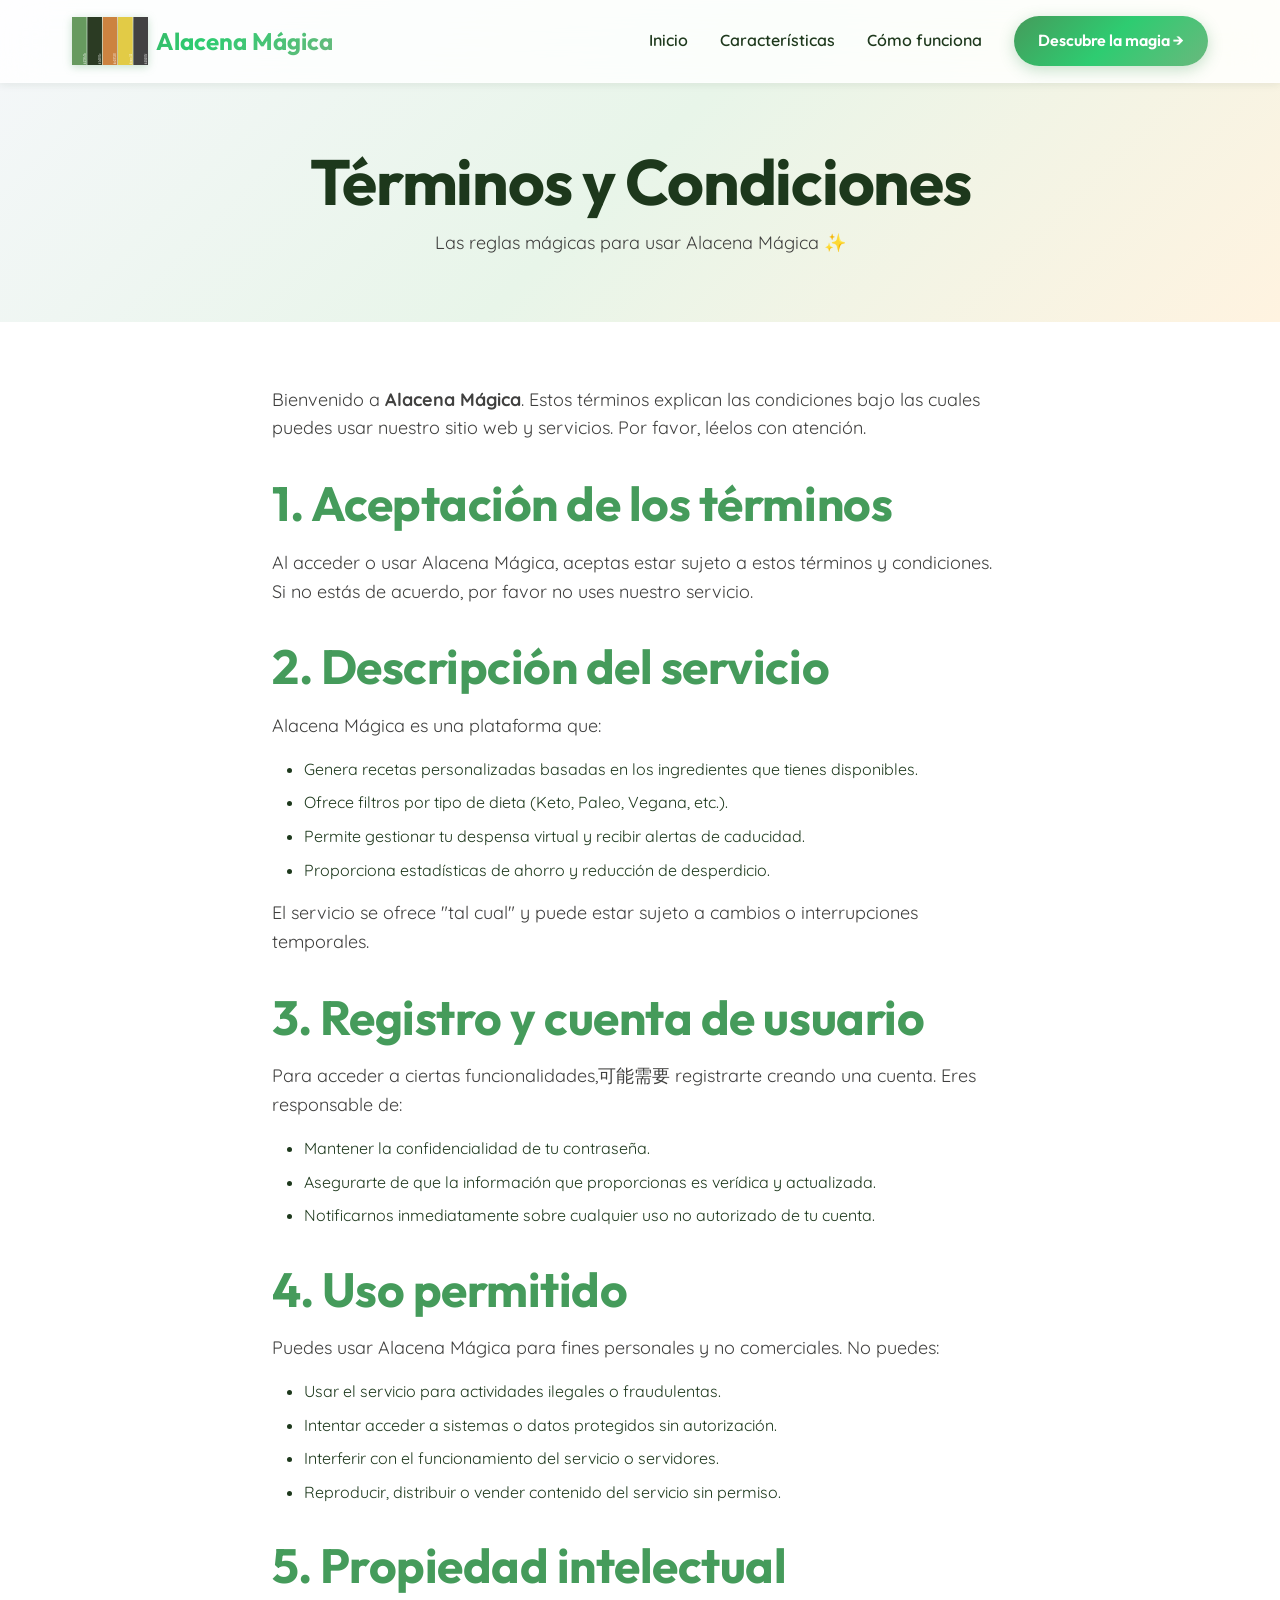
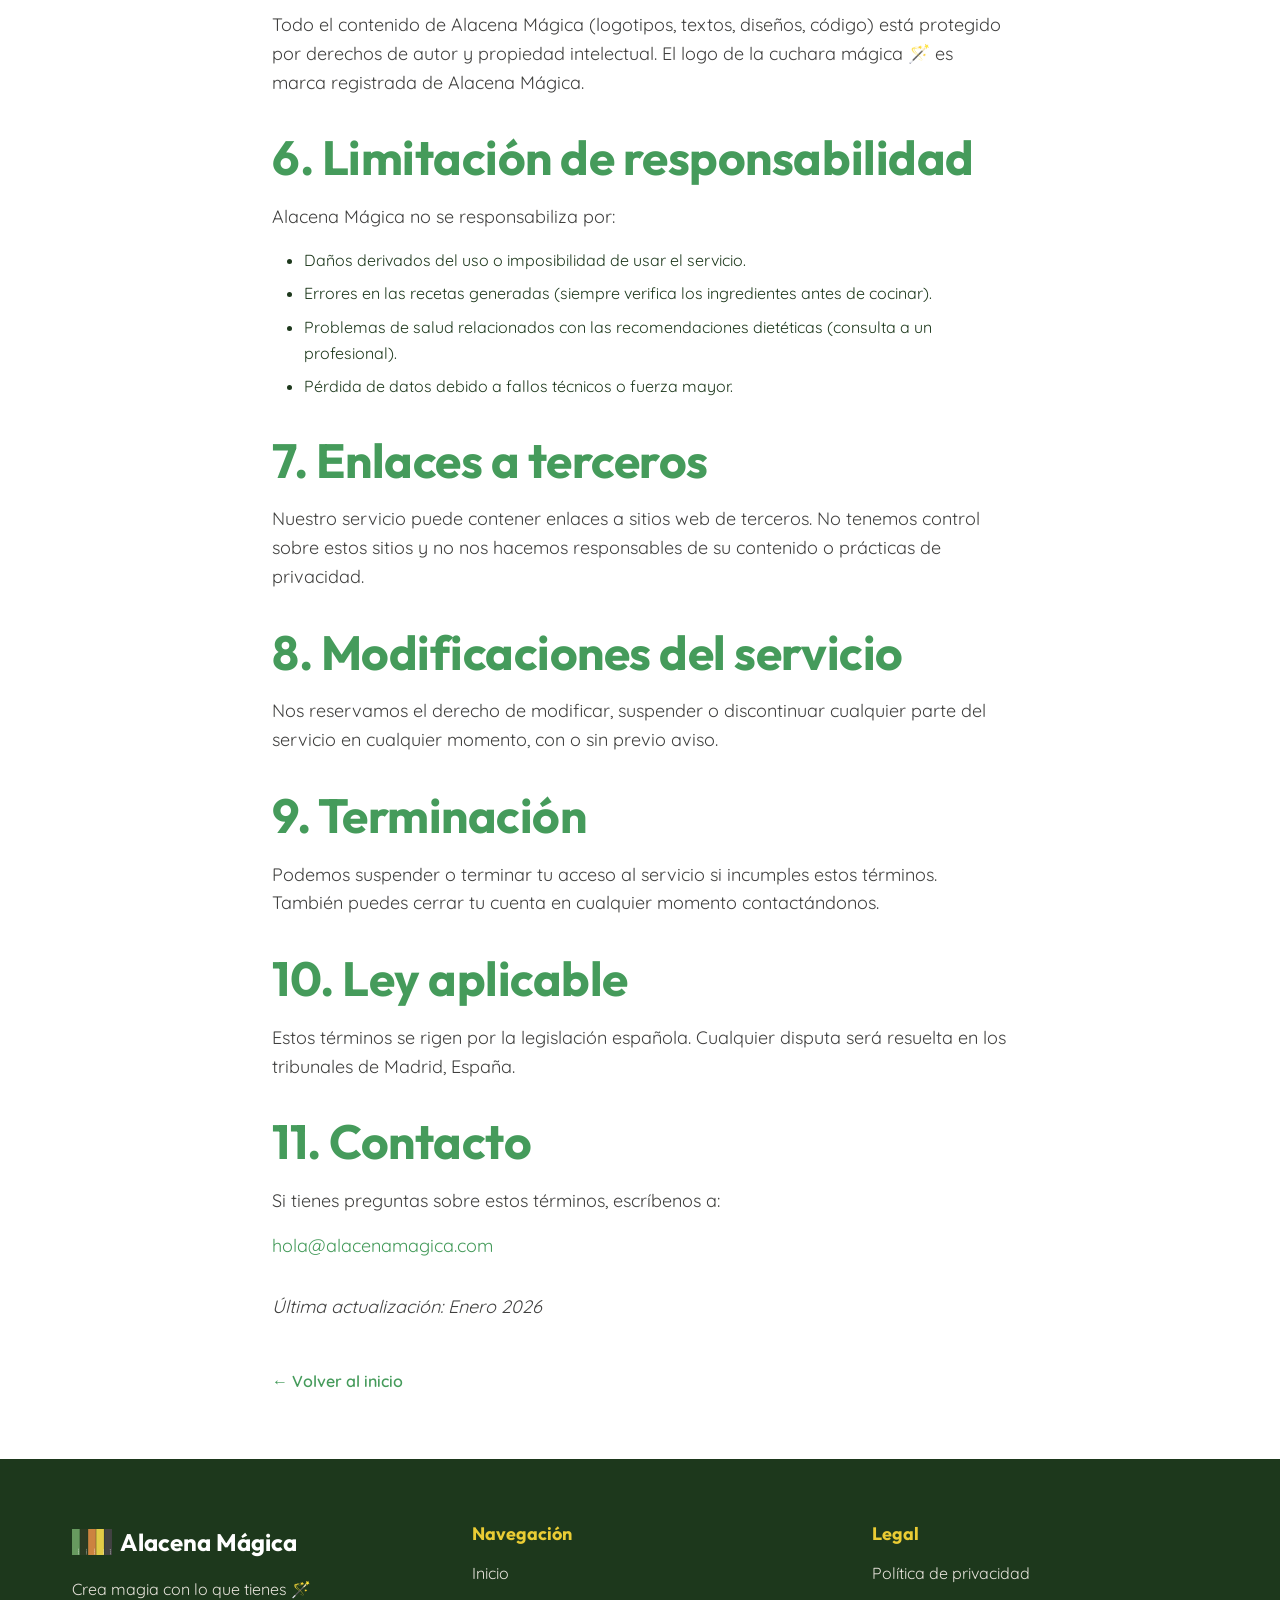
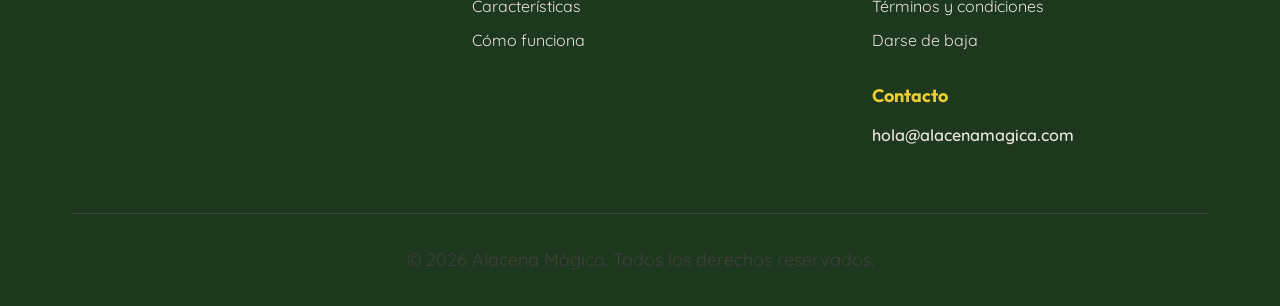
<file: terms.html>
<!DOCTYPE html>
<html lang="es">
<head>
  <meta charset="UTF-8">
  <meta name="viewport" content="width=device-width, initial-scale=1.0">
  <meta name="description" content="Términos y condiciones de uso de Alacena Mágica - Conoce las reglas para usar nuestro servicio.">
  <meta name="theme-color" content="#459b5b">
  
  <title>Términos y Condiciones - Alacena Mágica</title>
  
  <!-- Google Fonts -->
  <link rel="preconnect" href="https://fonts.googleapis.com">
  <link rel="preconnect" href="https://fonts.gstatic.com" crossorigin>
  <link href="https://fonts.googleapis.com/css2?family=Outfit:wght@400;600;700&family=Quicksand:wght@400;500;600;700&display=swap" rel="stylesheet">
  
  <!-- Stylesheets -->
  <link rel="stylesheet" href="css/styles.css">
  <link rel="stylesheet" href="css/components.css">
  
  <!-- Favicon -->
  <link rel="icon" type="image/svg+xml" href="assets/logos/Alacena_Magica_Logo.svg">
</head>
<body>
  <!-- Header -->
  <header class="header" role="banner">
    <nav class="nav" aria-label="Navegación principal">
      <a href="index.html" class="nav-logo" aria-label="Alacena Mágica - Inicio">
        <img src="assets/logos/Alacena_Magica_Logo.svg" alt="Logo Alacena Mágica" width="48" height="48">
        <span>Alacena Mágica</span>
      </a>
      
      <button class="nav-toggle" aria-label="Abrir menú" aria-expanded="false" aria-controls="nav-menu">
        <span></span>
        <span></span>
        <span></span>
      </button>
      
      <ul class="nav-menu" id="nav-menu">
        <li><a href="index.html" class="nav-link">Inicio</a></li>
        <li><a href="index.html#features" class="nav-link">Características</a></li>
        <li><a href="index.html#how-it-works" class="nav-link">Cómo funciona</a></li>
        <li><a href="index.html#final-cta" class="btn btn-primary btn-sm">Descubre la magia →</a></li>
      </ul>
    </nav>
  </header>
  
  <main role="main">
    <!-- Page Header -->
    <section class="page-header">
      <div class="container">
        <h1>Términos y Condiciones</h1>
        <p>Las reglas mágicas para usar Alacena Mágica ✨</p>
      </div>
    </section>
    
    <!-- Page Content -->
    <section class="page-content">
      <div class="container">
        <article>
          <p>Bienvenido a <strong>Alacena Mágica</strong>. Estos términos explican las condiciones bajo las cuales puedes usar nuestro sitio web y servicios. Por favor, léelos con atención.</p>
          
          <h2>1. Aceptación de los términos</h2>
          <p>Al acceder o usar Alacena Mágica, aceptas estar sujeto a estos términos y condiciones. Si no estás de acuerdo, por favor no uses nuestro servicio.</p>
          
          <h2>2. Descripción del servicio</h2>
          <p>Alacena Mágica es una plataforma que:</p>
          <ul>
            <li>Genera recetas personalizadas basadas en los ingredientes que tienes disponibles.</li>
            <li>Ofrece filtros por tipo de dieta (Keto, Paleo, Vegana, etc.).</li>
            <li>Permite gestionar tu despensa virtual y recibir alertas de caducidad.</li>
            <li>Proporciona estadísticas de ahorro y reducción de desperdicio.</li>
          </ul>
          <p>El servicio se ofrece "tal cual" y puede estar sujeto a cambios o interrupciones temporales.</p>
          
          <h2>3. Registro y cuenta de usuario</h2>
          <p>Para acceder a ciertas funcionalidades,可能需要 registrarte creando una cuenta. Eres responsable de:</p>
          <ul>
            <li>Mantener la confidencialidad de tu contraseña.</li>
            <li>Asegurarte de que la información que proporcionas es verídica y actualizada.</li>
            <li>Notificarnos inmediatamente sobre cualquier uso no autorizado de tu cuenta.</li>
          </ul>
          
          <h2>4. Uso permitido</h2>
          <p>Puedes usar Alacena Mágica para fines personales y no comerciales. No puedes:</p>
          <ul>
            <li>Usar el servicio para actividades ilegales o fraudulentas.</li>
            <li>Intentar acceder a sistemas o datos protegidos sin autorización.</li>
            <li>Interferir con el funcionamiento del servicio o servidores.</li>
            <li>Reproducir, distribuir o vender contenido del servicio sin permiso.</li>
          </ul>
          
          <h2>5. Propiedad intelectual</h2>
          <p>Todo el contenido de Alacena Mágica (logotipos, textos, diseños, código) está protegido por derechos de autor y propiedad intelectual. El logo de la cuchara mágica 🪄 es marca registrada de Alacena Mágica.</p>
          
          <h2>6. Limitación de responsabilidad</h2>
          <p>Alacena Mágica no se responsabiliza por:</p>
          <ul>
            <li>Daños derivados del uso o imposibilidad de usar el servicio.</li>
            <li>Errores en las recetas generadas (siempre verifica los ingredientes antes de cocinar).</li>
            <li>Problemas de salud relacionados con las recomendaciones dietéticas (consulta a un profesional).</li>
            <li>Pérdida de datos debido a fallos técnicos o fuerza mayor.</li>
          </ul>
          
          <h2>7. Enlaces a terceros</h2>
          <p>Nuestro servicio puede contener enlaces a sitios web de terceros. No tenemos control sobre estos sitios y no nos hacemos responsables de su contenido o prácticas de privacidad.</p>
          
          <h2>8. Modificaciones del servicio</h2>
          <p>Nos reservamos el derecho de modificar, suspender o discontinuar cualquier parte del servicio en cualquier momento, con o sin previo aviso.</p>
          
          <h2>9. Terminación</h2>
          <p>Podemos suspender o terminar tu acceso al servicio si incumples estos términos. También puedes cerrar tu cuenta en cualquier momento contactándonos.</p>
          
          <h2>10. Ley aplicable</h2>
          <p>Estos términos se rigen por la legislación española. Cualquier disputa será resuelta en los tribunales de Madrid, España.</p>
          
          <h2>11. Contacto</h2>
          <p>Si tienes preguntas sobre estos términos, escríbenos a:</p>
          <p><a href="mailto:hola@alacenamagica.com" class="text-brand">hola@alacenamagica.com</a></p>
          
          <p style="margin-top: var(--space-md);"><em>Última actualización: Enero 2026</em></p>
          
          <a href="index.html" class="back-link">← Volver al inicio</a>
        </article>
      </div>
    </section>
  </main>
  
  <!-- Footer -->
  <footer class="footer" role="contentinfo">
    <div class="container">
      <div class="footer-grid">
        <div class="footer-brand">
          <div class="footer-logo">
            <img src="assets/logos/Alacena_Magica_Logo.svg" alt="Logo Alacena Mágica" width="40" height="40">
            <span>Alacena Mágica</span>
          </div>
          <p class="footer-tagline">Crea magia con lo que tienes 🪄</p>
        </div>
        
        <div class="footer-links">
          <h4>Navegación</h4>
          <ul>
            <li><a href="index.html#hero">Inicio</a></li>
            <li><a href="index.html#features">Características</a></li>
            <li><a href="index.html#how-it-works">Cómo funciona</a></li>
          </ul>
        </div>
        
        <div class="footer-links">
          <h4>Legal</h4>
          <ul>
            <li><a href="privacy.html">Política de privacidad</a></li>
            <li><a href="terms.html">Términos y condiciones</a></li>
            <li><a href="unsubscribe.html">Darse de baja</a></li>
          </ul>
          
          <h4 style="margin-top: var(--space-md);">Contacto</h4>
          <ul>
            <li><a href="mailto:hola@alacenamagica.com" class="footer-email">hola@alacenamagica.com</a></li>
          </ul>
        </div>
      </div>
      
      <div class="footer-bottom">
        <p>&copy; 2026 Alacena Mágica. Todos los derechos reservados.</p>
      </div>
    </div>
  </footer>
  
  <script src="js/main.js"></script>
</body>
</html>
</file>
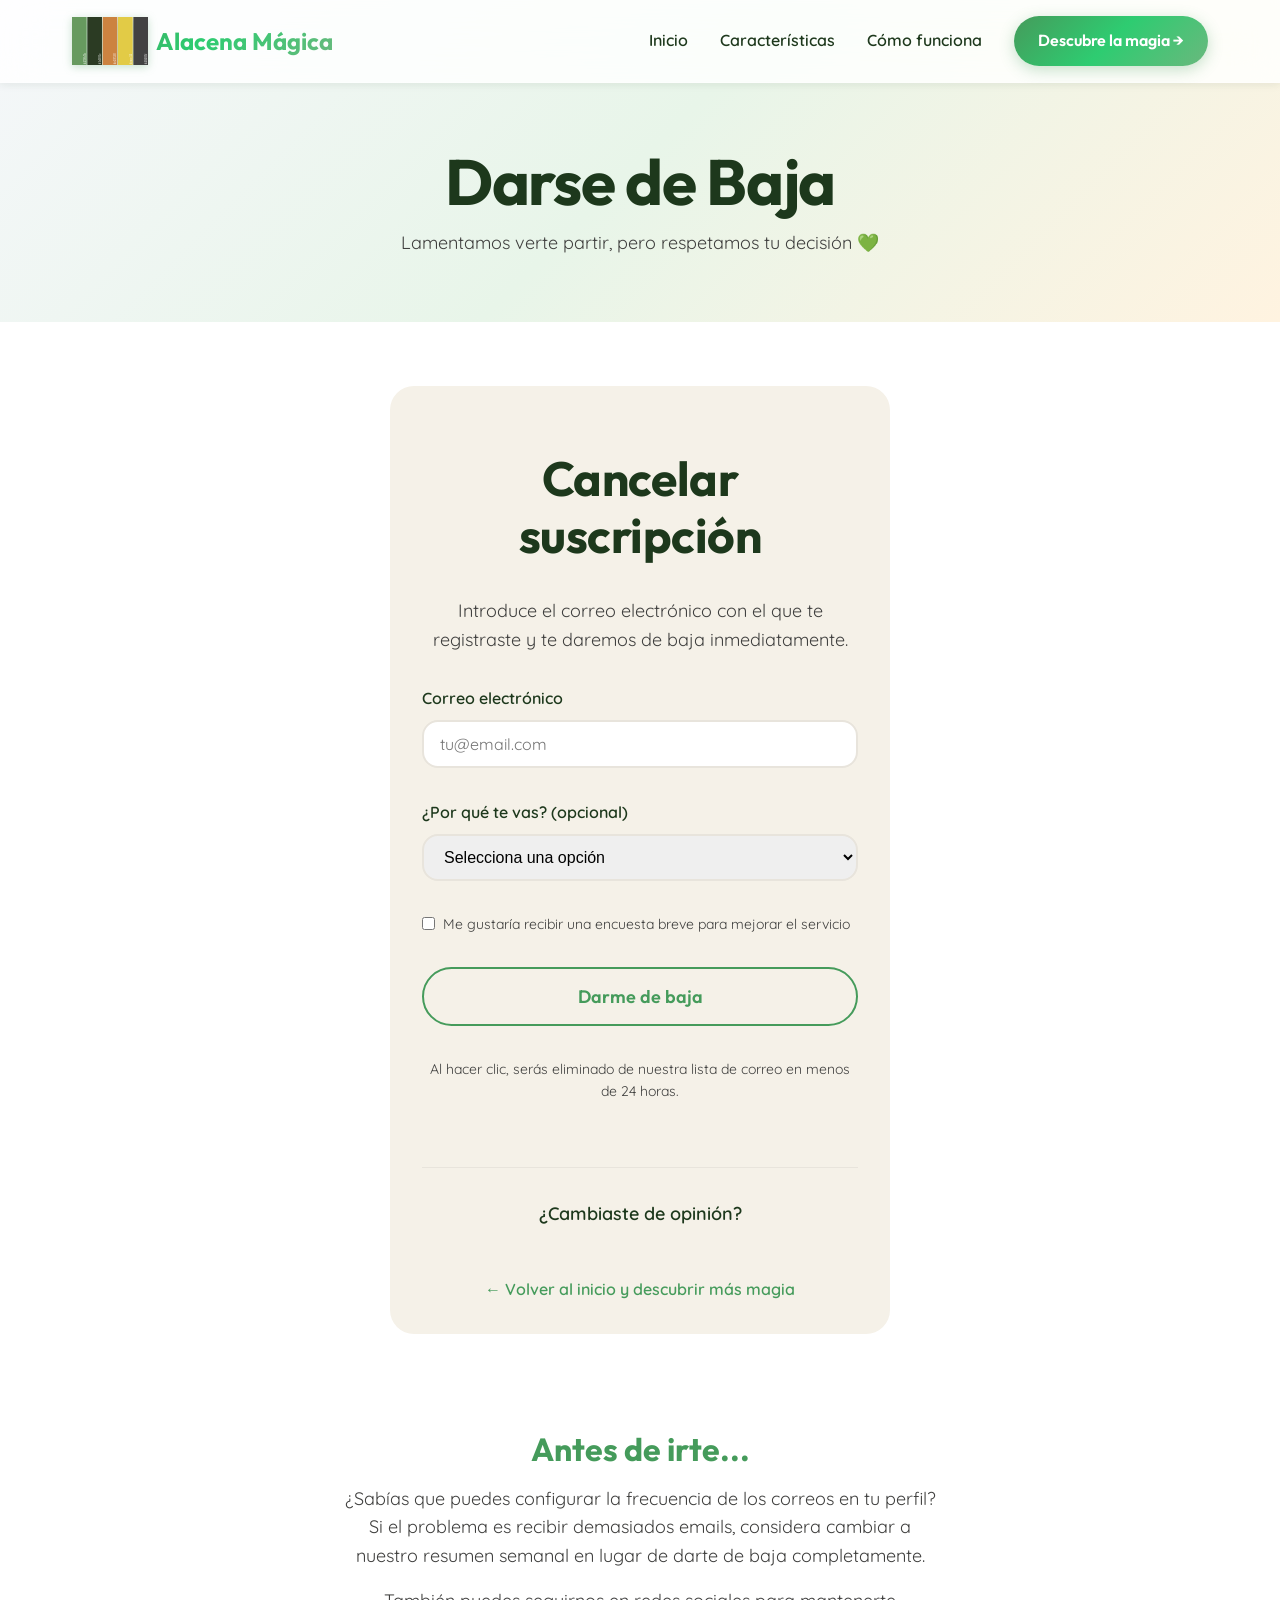
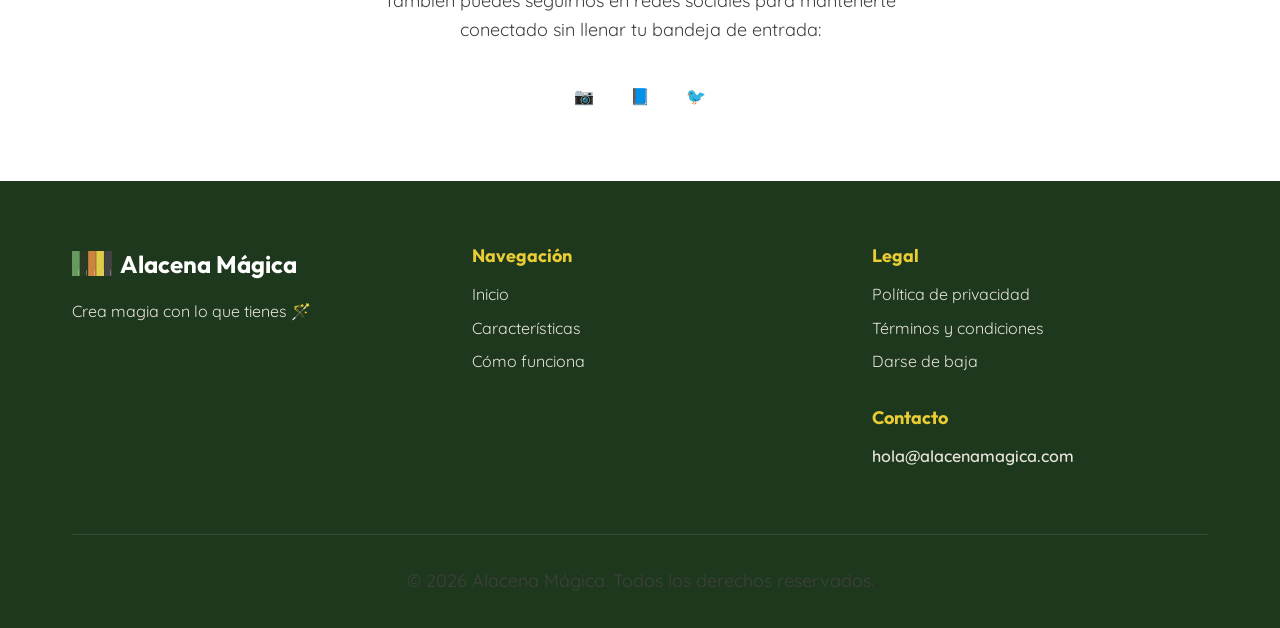
<file: unsubscribe.html>
<!DOCTYPE html>
<html lang="es">
<head>
  <meta charset="UTF-8">
  <meta name="viewport" content="width=device-width, initial-scale=1.0">
  <meta name="description" content="Darse de baja de la lista de correo de Alacena Mágica - Cancela tu suscripción fácilmente.">
  <meta name="theme-color" content="#459b5b">
  
  <title>Darse de Baja - Alacena Mágica</title>
  
  <!-- Google Fonts -->
  <link rel="preconnect" href="https://fonts.googleapis.com">
  <link rel="preconnect" href="https://fonts.gstatic.com" crossorigin>
  <link href="https://fonts.googleapis.com/css2?family=Outfit:wght@400;600;700&family=Quicksand:wght@400;500;600;700&display=swap" rel="stylesheet">
  
  <!-- Stylesheets -->
  <link rel="stylesheet" href="css/styles.css">
  <link rel="stylesheet" href="css/components.css">
  
  <!-- Favicon -->
  <link rel="icon" type="image/svg+xml" href="assets/logos/Alacena_Magica_Logo.svg">
</head>
<body>
  <!-- Header -->
  <header class="header" role="banner">
    <nav class="nav" aria-label="Navegación principal">
      <a href="index.html" class="nav-logo" aria-label="Alacena Mágica - Inicio">
        <img src="assets/logos/Alacena_Magica_Logo.svg" alt="Logo Alacena Mágica" width="48" height="48">
        <span>Alacena Mágica</span>
      </a>
      
      <button class="nav-toggle" aria-label="Abrir menú" aria-expanded="false" aria-controls="nav-menu">
        <span></span>
        <span></span>
        <span></span>
      </button>
      
      <ul class="nav-menu" id="nav-menu">
        <li><a href="index.html" class="nav-link">Inicio</a></li>
        <li><a href="index.html#features" class="nav-link">Características</a></li>
        <li><a href="index.html#how-it-works" class="nav-link">Cómo funciona</a></li>
        <li><a href="index.html#final-cta" class="btn btn-primary btn-sm">Descubre la magia →</a></li>
      </ul>
    </nav>
  </header>
  
  <main role="main">
    <!-- Page Header -->
    <section class="page-header">
      <div class="container">
        <h1>Darse de Baja</h1>
        <p>Lamentamos verte partir, pero respetamos tu decisión 💚</p>
      </div>
    </section>
    
    <!-- Page Content -->
    <section class="page-content">
      <div class="container">
        <div class="form-container">
          <form id="unsubscribe-form" aria-labelledby="form-title">
            <h2 id="form-title" style="text-align: center; margin-bottom: var(--space-md); color: var(--verde-oscuro);">Cancelar suscripción</h2>
            
            <p style="text-align: center; margin-bottom: var(--space-md); color: var(--gris-oscuro);">
              Introduce el correo electrónico con el que te registraste y te daremos de baja inmediatamente.
            </p>
            
            <div class="form-group">
              <label for="email" class="form-label">Correo electrónico</label>
              <input 
                type="email" 
                id="email" 
                name="email" 
                class="form-input" 
                placeholder="tu@email.com" 
                required
                aria-required="true"
                autocomplete="email"
              >
            </div>
            
            <div class="form-group">
              <label for="reason" class="form-label">¿Por qué te vas? (opcional)</label>
              <select id="reason" name="reason" class="form-input">
                <option value="">Selecciona una opción</option>
                <option value="no-interes">Ya no me interesa el servicio</option>
                <option value="demasiados-emails">Recibo demasiados correos</option>
                <option value="encontre-alternativa">Encontré una alternativa</option>
                <option value="otro">Otro motivo</option>
              </select>
            </div>
            
            <div class="form-group">
              <label style="display: flex; align-items: flex-start; gap: var(--space-xs); cursor: pointer;">
                <input type="checkbox" name="feedback" style="margin-top: 4px;">
                <span style="font-size: 0.875rem; color: var(--gris-oscuro);">Me gustaría recibir una encuesta breve para mejorar el servicio</span>
              </label>
            </div>
            
            <button type="submit" class="btn btn-secondary" style="width: 100%; justify-content: center;">
              Darme de baja
            </button>
            
            <p style="text-align: center; margin-top: var(--space-md); font-size: 0.875rem; color: var(--gris-oscuro);">
              Al hacer clic, serás eliminado de nuestra lista de correo en menos de 24 horas.
            </p>
          </form>
          
          <div style="text-align: center; margin-top: var(--space-lg); padding-top: var(--space-md); border-top: 1px solid var(--gris-claro);">
            <p style="margin-bottom: var(--space-sm); color: var(--verde-oscuro); font-weight: 600;">¿Cambiaste de opinión?</p>
            <a href="index.html" class="back-link">← Volver al inicio y descubrir más magia</a>
          </div>
        </div>
        
        <div style="max-width: 600px; margin: var(--space-xl) auto 0; text-align: center;">
          <h3 style="color: var(--verde-marca); margin-bottom: var(--space-sm);">Antes de irte...</h3>
          <p style="color: var(--gris-oscuro);">
            ¿Sabías que puedes configurar la frecuencia de los correos en tu perfil? Si el problema es recibir demasiados emails, considera cambiar a nuestro resumen semanal en lugar de darte de baja completamente.
          </p>
          <p style="margin-top: var(--space-sm); color: var(--gris-oscuro);">
            También puedes seguirnos en redes sociales para mantenerte conectado sin llenar tu bandeja de entrada:
          </p>
          <div class="footer-social" style="justify-content: center; margin-top: var(--space-md);">
            <a href="#" class="social-link" aria-label="Instagram">
              <span aria-hidden="true">📷</span>
            </a>
            <a href="#" class="social-link" aria-label="Facebook">
              <span aria-hidden="true">📘</span>
            </a>
            <a href="#" class="social-link" aria-label="Twitter">
              <span aria-hidden="true">🐦</span>
            </a>
          </div>
        </div>
      </div>
    </section>
  </main>
  
  <!-- Footer -->
  <footer class="footer" role="contentinfo">
    <div class="container">
      <div class="footer-grid">
        <div class="footer-brand">
          <div class="footer-logo">
            <img src="assets/logos/Alacena_Magica_Logo.svg" alt="Logo Alacena Mágica" width="40" height="40">
            <span>Alacena Mágica</span>
          </div>
          <p class="footer-tagline">Crea magia con lo que tienes 🪄</p>
        </div>
        
        <div class="footer-links">
          <h4>Navegación</h4>
          <ul>
            <li><a href="index.html#hero">Inicio</a></li>
            <li><a href="index.html#features">Características</a></li>
            <li><a href="index.html#how-it-works">Cómo funciona</a></li>
          </ul>
        </div>
        
        <div class="footer-links">
          <h4>Legal</h4>
          <ul>
            <li><a href="privacy.html">Política de privacidad</a></li>
            <li><a href="terms.html">Términos y condiciones</a></li>
            <li><a href="unsubscribe.html">Darse de baja</a></li>
          </ul>
          
          <h4 style="margin-top: var(--space-md);">Contacto</h4>
          <ul>
            <li><a href="mailto:hola@alacenamagica.com" class="footer-email">hola@alacenamagica.com</a></li>
          </ul>
        </div>
      </div>
      
      <div class="footer-bottom">
        <p>&copy; 2026 Alacena Mágica. Todos los derechos reservados.</p>
      </div>
    </div>
  </footer>
  
  <script src="js/main.js"></script>
</body>
</html>
</file>
<file: css/styles.css>
/* ═══════════════════════════════════════════════════
   VARIABLES CSS & CONFIGURACIÓN GLOBAL
   Alacena Mágica - Design System Modernizado
   ═══════════════════════════════════════════════════ */

:root {
  /* Paleta de Colores */
  --verde-marca: #459b5b;
  --verde-claro: #6ab87d;
  --verde-brillante: #2ecc71;
  --verde-oscuro: #1d381c;
  --terracota: #e28538;
  --amarillo: #eacc34;
  --amarillo-brillante: #f4d03f;
  --rosa-suave: #ff6b9d;
  --morado: #a78bfa;
  --gris-oscuro: #40403f;
  --crema: #f5f1e8;
  --blanco: #ffffff;
  --gris-claro: #e8e4dc;
  
  /* Gradientes Modernos */
  --gradiente-magico: linear-gradient(135deg, var(--verde-marca) 0%, var(--verde-brillante) 50%, var(--verde-claro) 100%);
  --gradiente-hero: linear-gradient(135deg, #f5f7fa 0%, #e8f5e9 50%, #fff3e0 100%);
  --gradiente-receta: linear-gradient(135deg, var(--terracota) 0%, var(--amarillo) 100%);
  --gradiente-vibrante: linear-gradient(135deg, var(--verde-marca), var(--morado), var(--rosa-suave));
  --gradiente-sunrise: linear-gradient(135deg, #ffecd2 0%, #fcb69f 100%);
  --gradiente-ocean: linear-gradient(135deg, #667eea 0%, #764ba2 100%);
  --gradiente-gold: linear-gradient(135deg, #f093fb 0%, #f5576c 50%, var(--amarillo) 100%);
  
  /* Glassmorphism */
  --glass-bg: rgba(255, 255, 255, 0.25);
  --glass-border: rgba(255, 255, 255, 0.18);
  --glass-shadow: 0 8px 32px 0 rgba(31, 38, 135, 0.15);
  
  /* Tipografías */
  --font-display: 'Outfit', sans-serif;
  --font-body: 'Quicksand', sans-serif;
  
  /* Espaciado */
  --space-xs: 0.5rem;
  --space-sm: 1rem;
  --space-md: 2rem;
  --space-lg: 4rem;
  --space-xl: 6rem;
  
  /* Border Radius */
  --radius-sm: 8px;
  --radius-md: 16px;
  --radius-lg: 24px;
  --radius-xl: 40px;
  --radius-full: 9999px;
  
  /* Sombras Modernas */
  --shadow-sm: 0 2px 8px rgba(29, 56, 28, 0.08);
  --shadow-md: 0 4px 20px rgba(0, 0, 0, 0.1);
  --shadow-lg: 0 10px 40px rgba(0, 0, 0, 0.15);
  --shadow-xl: 0 20px 60px rgba(0, 0, 0, 0.2);
  --shadow-glow: 0 0 40px rgba(69, 155, 91, 0.4);
  --shadow-colorful: 0 10px 40px rgba(167, 139, 250, 0.3);
  
  /* Transiciones */
  --transition-fast: 0.2s ease;
  --transition-normal: 0.3s cubic-bezier(0.4, 0, 0.2, 1);
  --transition-slow: 0.5s cubic-bezier(0.4, 0, 0.2, 1);
  
  /* Z-index layers */
  --z-base: 1;
  --z-dropdown: 100;
  --z-sticky: 200;
  --z-modal: 300;
  --z-tooltip: 400;
}

/* ═══════════════════════════════════════════════════
   RESET & BASE
   ═══════════════════════════════════════════════════ */

*, *::before, *::after {
  box-sizing: border-box;
  margin: 0;
  padding: 0;
}

html {
  scroll-behavior: smooth;
  font-size: 16px;
}

body {
  font-family: var(--font-body);
  color: var(--verde-oscuro);
  background-color: var(--blanco);
  line-height: 1.6;
  overflow-x: hidden;
}

img {
  max-width: 100%;
  height: auto;
  display: block;
}

a {
  text-decoration: none;
  color: inherit;
  transition: color var(--transition-fast);
}

ul, ol {
  list-style: none;
}

button {
  font-family: inherit;
  cursor: pointer;
  border: none;
  background: none;
}

input, textarea {
  font-family: inherit;
  font-size: inherit;
}

/* ═══════════════════════════════════════════════════
   TIPOGRAFÍA
   ═══════════════════════════════════════════════════ */

h1, h2, h3, h4, h5, h6 {
  font-family: var(--font-display);
  font-weight: 700;
  line-height: 1.2;
}

h1 {
  font-size: clamp(2.5rem, 5vw, 4rem);
  letter-spacing: -0.02em;
}

h2 {
  font-size: clamp(2rem, 4vw, 3rem);
  letter-spacing: -0.01em;
}

h3 {
  font-size: clamp(1.5rem, 3vw, 2rem);
}

p {
  font-size: 1.125rem;
  color: var(--gris-oscuro);
}

.text-center {
  text-align: center;
}

.text-brand {
  color: var(--verde-marca);
}

.text-terracota {
  color: var(--terracota);
}

/* ═══════════════════════════════════════════════════
   UTILIDADES
   ═══════════════════════════════════════════════════ */

.container {
  width: 100%;
  max-width: 1200px;
  margin: 0 auto;
  padding: 0 var(--space-md);
}

.section {
  padding: var(--space-xl) 0;
}

.section-light {
  background-color: var(--crema);
}

.section-dark {
  background-color: var(--verde-oscuro);
  color: var(--blanco);
}

.grid {
  display: grid;
  gap: var(--space-md);
}

.grid-2 {
  grid-template-columns: repeat(2, 1fr);
}

.grid-3 {
  grid-template-columns: repeat(3, 1fr);
}

.grid-4 {
  grid-template-columns: repeat(4, 1fr);
}

.flex {
  display: flex;
}

.flex-center {
  display: flex;
  align-items: center;
  justify-content: center;
}

.flex-between {
  display: flex;
  align-items: center;
  justify-content: space-between;
}

.gap-sm {
  gap: var(--space-sm);
}

.gap-md {
  gap: var(--space-md);
}

.gap-lg {
  gap: var(--space-lg);
}

/* ═══════════════════════════════════════════════════
   BOTONES
   ═══════════════════════════════════════════════════ */

.btn {
  display: inline-flex;
  align-items: center;
  justify-content: center;
  gap: var(--space-xs);
  padding: 1rem 2rem;
  border-radius: var(--radius-full);
  font-family: var(--font-display);
  font-weight: 600;
  font-size: 1.125rem;
  transition: all var(--transition-normal);
  white-space: nowrap;
  position: relative;
  overflow: hidden;
}

.btn-primary {
  background: var(--gradiente-magico);
  color: var(--blanco);
  box-shadow: 0 4px 15px rgba(69, 155, 91, 0.3);
}

.btn-primary:hover {
  transform: translateY(-3px);
  box-shadow: 0 8px 25px rgba(69, 155, 91, 0.4), var(--shadow-glow);
}

.btn-secondary {
  background-color: transparent;
  color: var(--verde-marca);
  border: 2px solid var(--verde-marca);
  position: relative;
  overflow: hidden;
}

.btn-secondary::before {
  content: '';
  position: absolute;
  top: 0;
  left: -100%;
  width: 100%;
  height: 100%;
  background: var(--gradiente-magico);
  transition: left var(--transition-normal);
  z-index: -1;
}

.btn-secondary:hover {
  color: var(--blanco);
  border-color: transparent;
  transform: translateY(-3px);
  box-shadow: 0 8px 25px rgba(69, 155, 91, 0.3);
}

.btn-secondary:hover::before {
  left: 0;
}

.btn-accent {
  background: var(--gradiente-receta);
  color: var(--verde-oscuro);
  box-shadow: 0 4px 15px rgba(226, 133, 56, 0.3);
}

.btn-accent:hover {
  transform: translateY(-3px);
  box-shadow: 0 8px 25px rgba(226, 133, 56, 0.4);
}

.btn-outline-light {
  background-color: transparent;
  color: var(--blanco);
  border: 2px solid var(--blanco);
}

.btn-outline-light:hover {
  background: var(--blanco);
  color: var(--verde-marca);
  transform: translateY(-3px);
  box-shadow: 0 8px 25px rgba(255, 255, 255, 0.3);
}

.btn-lg {
  padding: 1.25rem 2.5rem;
  font-size: 1.25rem;
}

.btn-sm {
  padding: 0.75rem 1.5rem;
  font-size: 1rem;
}

/* ═══════════════════════════════════════════════════
   HEADER & NAVEGACIÓN
   ═══════════════════════════════════════════════════ */

.header {
  position: fixed;
  top: 0;
  left: 0;
  width: 100%;
  z-index: var(--z-sticky);
  background: rgba(255, 255, 255, 0.85);
  backdrop-filter: blur(20px) saturate(180%);
  -webkit-backdrop-filter: blur(20px) saturate(180%);
  box-shadow: var(--shadow-sm);
  transition: all var(--transition-normal);
  border-bottom: 1px solid rgba(255, 255, 255, 0.3);
}

.header.scrolled {
  background: rgba(255, 255, 255, 0.95);
  box-shadow: var(--shadow-md);
  border-bottom-color: rgba(69, 155, 91, 0.1);
}

.nav {
  display: flex;
  align-items: center;
  justify-content: space-between;
  padding: var(--space-sm) var(--space-md);
  max-width: 1200px;
  margin: 0 auto;
}

.nav-logo {
  display: flex;
  align-items: center;
  gap: var(--space-xs);
  font-family: var(--font-display);
  font-weight: 700;
  font-size: 1.5rem;
  background: var(--gradiente-magico);
  -webkit-background-clip: text;
  background-clip: text;
  -webkit-text-fill-color: transparent;
  transition: transform var(--transition-fast);
}

.nav-logo:hover {
  transform: scale(1.05);
}

.nav-logo img {
  height: 48px;
  width: auto;
  filter: drop-shadow(0 2px 4px rgba(69, 155, 91, 0.3));
  transition: filter var(--transition-fast);
}

.nav-logo img:hover {
  filter: drop-shadow(0 4px 8px rgba(69, 155, 91, 0.5));
}

.nav-menu {
  display: flex;
  align-items: center;
  gap: var(--space-md);
}

.nav-link {
  font-weight: 600;
  color: var(--verde-oscuro);
  transition: color var(--transition-fast);
  position: relative;
  padding: 0.5rem 0;
}

.nav-link::after {
  content: '';
  position: absolute;
  bottom: 0;
  left: 0;
  width: 0;
  height: 2px;
  background: var(--gradiente-magico);
  transition: width var(--transition-normal);
}

.nav-link:hover {
  color: var(--verde-marca);
}

.nav-link:hover::after {
  width: 100%;
}

.nav-toggle {
  display: none;
  flex-direction: column;
  gap: 5px;
  padding: 10px;
}

.nav-toggle span {
  display: block;
  width: 25px;
  height: 3px;
  background: var(--gradiente-magico);
  border-radius: 2px;
  transition: all var(--transition-fast);
}

.nav-toggle.active span:nth-child(1) {
  transform: rotate(45deg) translate(5px, 5px);
}

.nav-toggle.active span:nth-child(2) {
  opacity: 0;
}

.nav-toggle.active span:nth-child(3) {
  transform: rotate(-45deg) translate(7px, -6px);
}

/* ═══════════════════════════════════════════════════
   HERO SECTION
   ═══════════════════════════════════════════════════ */

.hero {
  padding-top: calc(80px + var(--space-xl));
  padding-bottom: var(--space-xl);
  background: var(--gradiente-hero);
  overflow: hidden;
  position: relative;
}

.hero::before {
  content: '';
  position: absolute;
  top: -50%;
  right: -20%;
  width: 800px;
  height: 800px;
  background: radial-gradient(circle, rgba(69, 155, 91, 0.1) 0%, transparent 70%);
  border-radius: 50%;
  animation: float 20s ease-in-out infinite;
}

.hero::after {
  content: '';
  position: absolute;
  bottom: -30%;
  left: -10%;
  width: 600px;
  height: 600px;
  background: radial-gradient(circle, rgba(234, 204, 52, 0.08) 0%, transparent 70%);
  border-radius: 50%;
  animation: float 25s ease-in-out infinite reverse;
}

@keyframes float {
  0%, 100% {
    transform: translate(0, 0) rotate(0deg);
  }
  33% {
    transform: translate(30px, -50px) rotate(120deg);
  }
  66% {
    transform: translate(-20px, 30px) rotate(240deg);
  }
}

.hero-grid {
  display: grid;
  grid-template-columns: 1fr 1fr;
  gap: var(--space-lg);
  align-items: center;
  position: relative;
  z-index: 1;
}

.hero-content {
  padding-right: var(--space-md);
}

.hero-title {
  margin-bottom: var(--space-sm);
  color: var(--verde-oscuro);
  background: linear-gradient(135deg, var(--verde-oscuro) 0%, var(--verde-marca) 100%);
  -webkit-background-clip: text;
  background-clip: text;
  -webkit-text-fill-color: transparent;
}

.hero-subtitle {
  font-size: 1.25rem;
  margin-bottom: var(--space-md);
  color: var(--gris-oscuro);
  line-height: 1.8;
}

.hero-cta {
  display: flex;
  gap: var(--space-sm);
  flex-wrap: wrap;
}

.hero-mockup {
  display: flex;
  justify-content: center;
  align-items: center;
  position: relative;
}

.hero-mockup::before {
  content: '';
  position: absolute;
  width: 400px;
  height: 400px;
  background: var(--gradiente-magico);
  border-radius: 50%;
  filter: blur(80px);
  opacity: 0.3;
  z-index: -1;
  animation: pulse 4s ease-in-out infinite;
}

@keyframes pulse {
  0%, 100% {
    transform: scale(1);
    opacity: 0.3;
  }
  50% {
    transform: scale(1.1);
    opacity: 0.5;
  }
}

/* ═══════════════════════════════════════════════════
   PROBLEM/SOLUTION SECTION
   ═══════════════════════════════════════════════════ */

.problem-solution {
  background: linear-gradient(180deg, var(--blanco) 0%, var(--crema) 100%);
  position: relative;
}

.problem-title {
  text-align: center;
  margin-bottom: var(--space-lg);
  background: linear-gradient(135deg, var(--verde-oscuro) 0%, var(--terracota) 100%);
  -webkit-background-clip: text;
  background-clip: text;
  -webkit-text-fill-color: transparent;
}

.problem-grid {
  display: grid;
  grid-template-columns: repeat(3, 1fr);
  gap: var(--space-md);
  margin-bottom: var(--space-lg);
}

.problem-card {
  background: var(--blanco);
  padding: var(--space-md);
  border-radius: var(--radius-lg);
  text-align: center;
  transition: transform var(--transition-normal), box-shadow var(--transition-normal);
  box-shadow: var(--shadow-sm);
  border: 1px solid rgba(69, 155, 91, 0.1);
  position: relative;
  overflow: hidden;
}

.problem-card::before {
  content: '';
  position: absolute;
  top: 0;
  left: 0;
  width: 100%;
  height: 4px;
  background: var(--gradiente-receta);
  transform: scaleX(0);
  transition: transform var(--transition-normal);
}

.problem-card:hover {
  transform: translateY(-10px);
  box-shadow: var(--shadow-lg), var(--shadow-glow);
}

.problem-card:hover::before {
  transform: scaleX(1);
}

.problem-icon {
  font-size: 3.5rem;
  margin-bottom: var(--space-sm);
  filter: drop-shadow(0 4px 8px rgba(0, 0, 0, 0.1));
  transition: transform var(--transition-fast);
}

.problem-card:hover .problem-icon {
  transform: scale(1.2) rotate(10deg);
}

.problem-card h3 {
  font-size: 1.25rem;
  margin-bottom: var(--space-xs);
  color: var(--verde-oscuro);
}

.problem-card p {
  font-size: 1rem;
}

.solution-text {
  text-align: center;
  font-size: 1.5rem;
  color: var(--verde-marca);
  font-weight: 600;
  background: var(--gradiente-magico);
  -webkit-background-clip: text;
  background-clip: text;
  -webkit-text-fill-color: transparent;
}

/* ═══════════════════════════════════════════════════
   FEATURES SECTION
   ═══════════════════════════════════════════════════ */

.features {
  background: linear-gradient(180deg, var(--crema) 0%, var(--blanco) 50%, var(--crema) 100%);
  position: relative;
}

.features::before {
  content: '';
  position: absolute;
  top: 0;
  left: 0;
  right: 0;
  bottom: 0;
  background-image: 
    radial-gradient(circle at 20% 30%, rgba(69, 155, 91, 0.05) 0%, transparent 40%),
    radial-gradient(circle at 80% 70%, rgba(234, 204, 52, 0.05) 0%, transparent 40%);
  pointer-events: none;
}

.features-title {
  text-align: center;
  margin-bottom: var(--space-xl);
  background: linear-gradient(135deg, var(--verde-marca) 0%, var(--morado) 100%);
  -webkit-background-clip: text;
  background-clip: text;
  -webkit-text-fill-color: transparent;
  position: relative;
  z-index: 1;
}

.feature-block {
  display: grid;
  grid-template-columns: 1fr 1fr;
  gap: var(--space-lg);
  align-items: center;
  margin-bottom: var(--space-xl);
  position: relative;
  z-index: 1;
}

.feature-block.reverse {
  direction: rtl;
}

.feature-block.reverse .feature-content {
  direction: ltr;
}

.feature-content h3 {
  margin-bottom: var(--space-sm);
  color: var(--verde-oscuro);
  font-size: clamp(1.5rem, 3vw, 2rem);
}

.feature-content p {
  margin-bottom: var(--space-md);
  line-height: 1.8;
}

.feature-microcopy {
  display: inline-flex;
  align-items: center;
  gap: 0.5rem;
  background: var(--gradiente-magico);
  color: var(--blanco);
  padding: 0.5rem 1.25rem;
  border-radius: var(--radius-full);
  font-weight: 600;
  font-size: 0.875rem;
  margin-bottom: var(--space-sm);
  box-shadow: 0 4px 15px rgba(69, 155, 91, 0.3);
  animation: float-badge 3s ease-in-out infinite;
}

@keyframes float-badge {
  0%, 100% {
    transform: translateY(0);
  }
  50% {
    transform: translateY(-5px);
  }
}

.feature-mockup {
  display: flex;
  justify-content: center;
  position: relative;
}

.feature-mockup::before {
  content: '';
  position: absolute;
  width: 380px;
  height: 380px;
  background: var(--gradiente-vibrante);
  border-radius: 50%;
  filter: blur(100px);
  opacity: 0.2;
  z-index: -1;
  animation: rotate-gradient 20s linear infinite;
}

@keyframes rotate-gradient {
  from {
    transform: rotate(0deg);
  }
  to {
    transform: rotate(360deg);
  }
}

/* ═══════════════════════════════════════════════════
   HOW IT WORKS SECTION - BENTO GRID
   ═══════════════════════════════════════════════════ */

.how-it-works {
  background: linear-gradient(180deg, var(--blanco) 0%, var(--crema) 100%);
  padding: var(--space-xl) 0;
}

.bento-container {
  max-width: 1400px;
  margin: 0 auto;
  padding: 0 var(--space-md);
}

.how-title {
  text-align: center;
  margin-bottom: var(--space-lg);
  font-size: clamp(2rem, 5vw, 3rem);
}

/* Bento Grid Layout */
.bento-grid {
  display: grid;
  grid-template-columns: repeat(2, 1fr);
  grid-template-rows: repeat(2, auto);
  gap: var(--space-md);
  width: 100%;
}

.bento-panel {
  background: var(--blanco);
  border-radius: var(--radius-lg);
  overflow: hidden;
  box-shadow: var(--shadow-md);
  transition: all var(--transition-normal);
  position: relative;
  display: flex;
  flex-direction: column;
}

.bento-panel:hover {
  transform: translateY(-8px);
  box-shadow: var(--shadow-xl), var(--shadow-glow);
}

/* Panel grande ocupa 2 columnas */
.bento-panel-large {
  grid-column: span 2;
}

.bento-image-wrapper {
  width: 100%;
  height: 280px;
  overflow: hidden;
  position: relative;
  background: linear-gradient(135deg, var(--verde-claro) 0%, var(--verde-marca) 100%);
}

.bento-image-wrapper img {
  width: 100%;
  height: 100%;
  object-fit: cover;
  transition: transform var(--transition-slow);
}

.bento-panel:hover .bento-image-wrapper img {
  transform: scale(1.05);
}

.bento-content {
  padding: var(--space-md);
  flex: 1;
  display: flex;
  flex-direction: column;
  gap: var(--space-xs);
}

.bento-number {
  font-family: var(--font-display);
  font-size: 3rem;
  font-weight: 700;
  background: var(--gradiente-magico);
  -webkit-background-clip: text;
  -webkit-text-fill-color: transparent;
  background-clip: text;
  line-height: 1;
  opacity: 0.3;
}

.bento-content h3 {
  font-family: var(--font-display);
  font-size: 1.5rem;
  font-weight: 700;
  color: var(--verde-oscuro);
  margin: 0;
}

.bento-content p {
  font-size: 1rem;
  color: var(--gris-oscuro);
  line-height: 1.6;
  margin: 0;
}

/* Responsive - Mobile: una sola columna */
@media (max-width: 768px) {
  .bento-grid {
    grid-template-columns: 1fr;
    grid-template-rows: auto;
  }
  
  .bento-panel-large {
    grid-column: span 1;
  }
  
  .bento-image-wrapper {
    height: 220px;
  }
  
  .bento-number {
    font-size: 2.5rem;
  }
  
  .bento-content h3 {
    font-size: 1.25rem;
  }
}

/* Tablet */
@media (min-width: 769px) and (max-width: 1024px) {
  .bento-image-wrapper {
    height: 240px;
  }
}

/* ═══════════════════════════════════════════════════
   BENEFITS / SOCIAL PROOF SECTION
   ═══════════════════════════════════════════════════ */

.benefits {
  background-color: var(--crema);
}

.benefits-title {
  text-align: center;
  margin-bottom: var(--space-lg);
}

.stats-grid {
  display: grid;
  grid-template-columns: repeat(3, 1fr);
  gap: var(--space-md);
  margin-bottom: var(--space-xl);
}

.stat-card {
  text-align: center;
  padding: var(--space-md);
}

.stat-number {
  font-family: var(--font-display);
  font-size: 3rem;
  font-weight: 700;
  color: var(--verde-marca);
  margin-bottom: var(--space-xs);
}

.stat-label {
  font-size: 1.125rem;
  color: var(--gris-oscuro);
}

.testimonials-grid {
  display: grid;
  grid-template-columns: repeat(2, 1fr);
  gap: var(--space-md);
}

.testimonial-card {
  background-color: var(--blanco);
  padding: var(--space-md);
  border-radius: var(--radius-lg);
  box-shadow: var(--shadow-sm);
}

.testimonial-text {
  font-style: italic;
  margin-bottom: var(--space-sm);
  color: var(--verde-oscuro);
}

.testimonial-author {
  font-weight: 600;
  color: var(--verde-marca);
}

/* ═══════════════════════════════════════════════════
   GALLERY SECTION
   ═══════════════════════════════════════════════════ */

.gallery {
  background-color: var(--blanco);
}

.gallery-title {
  text-align: center;
  margin-bottom: var(--space-lg);
}

.gallery-grid {
  display: grid;
  grid-template-columns: repeat(4, 1fr);
  gap: var(--space-md);
}

.gallery-item {
  position: relative;
  border-radius: var(--radius-lg);
  overflow: hidden;
  box-shadow: var(--shadow-md);
  transition: transform var(--transition-normal);
}

.gallery-item:hover {
  transform: scale(1.05);
}

.gallery-label {
  position: absolute;
  bottom: 0;
  left: 0;
  right: 0;
  background-color: rgba(29, 56, 28, 0.9);
  color: var(--blanco);
  padding: var(--space-xs);
  text-align: center;
  font-size: 0.875rem;
  font-weight: 600;
}

/* ═══════════════════════════════════════════════════
   FINAL CTA SECTION
   ═══════════════════════════════════════════════════ */

.final-cta {
  background-color: var(--verde-oscuro);
  color: var(--blanco);
  text-align: center;
}

.final-cta h2 {
  margin-bottom: var(--space-sm);
  color: var(--blanco);
}

.final-cta p {
  color: var(--gris-claro);
  margin-bottom: var(--space-md);
  font-size: 1.25rem;
}

.final-cta .btn {
  margin-bottom: var(--space-sm);
}

.final-cta-micro {
  font-size: 0.875rem;
  color: var(--gris-claro);
  opacity: 0.8;
}

/* ═══════════════════════════════════════════════════
   FOOTER
   ═══════════════════════════════════════════════════ */

.footer {
  background-color: var(--verde-oscuro);
  color: var(--blanco);
  padding: var(--space-lg) 0 var(--space-md);
}

.footer-grid {
  display: grid;
  grid-template-columns: 1fr 1fr 1fr;
  gap: var(--space-lg);
  margin-bottom: var(--space-lg);
}

.footer-brand {
  display: flex;
  flex-direction: column;
  gap: var(--space-sm);
}

.footer-logo {
  display: flex;
  align-items: center;
  gap: var(--space-xs);
  font-family: var(--font-display);
  font-weight: 700;
  font-size: 1.5rem;
  color: var(--blanco);
}

.footer-tagline {
  color: var(--gris-claro);
  font-size: 1rem;
}

.footer-links h4 {
  font-size: 1.125rem;
  margin-bottom: var(--space-sm);
  color: var(--amarillo);
}

.footer-links ul {
  display: flex;
  flex-direction: column;
  gap: var(--space-xs);
}

.footer-links a {
  color: var(--gris-claro);
  transition: color var(--transition-fast);
}

.footer-links a:hover {
  color: var(--amarillo);
}

.footer-social {
  display: flex;
  gap: var(--space-sm);
  margin-top: var(--space-sm);
}

.social-link {
  display: flex;
  align-items: center;
  justify-content: center;
  width: 40px;
  height: 40px;
  background-color: rgba(255, 255, 255, 0.1);
  border-radius: var(--radius-full);
  color: var(--blanco);
  transition: background-color var(--transition-fast);
}

.social-link:hover {
  background-color: var(--verde-marca);
}

.footer-bottom {
  border-top: 1px solid rgba(255, 255, 255, 0.1);
  padding-top: var(--space-md);
  text-align: center;
  color: var(--gris-claro);
  font-size: 0.875rem;
}

.footer-email {
  color: var(--amarillo);
  font-weight: 600;
}

/* ═══════════════════════════════════════════════════
   ANIMACIONES ON-SCROLL
   ═══════════════════════════════════════════════════ */

.fade-in {
  opacity: 0;
  transform: translateY(30px);
  transition: opacity 0.6s ease, transform 0.6s ease;
}

.fade-in.visible {
  opacity: 1;
  transform: translateY(0);
}

/* ═══════════════════════════════════════════════════
   RESPONSIVE DESIGN
   ═══════════════════════════════════════════════════ */

@media (max-width: 1200px) {
  .container {
    padding: 0 var(--space-md);
  }
  
  .grid-4,
  .gallery-grid,
  .how-steps {
    grid-template-columns: repeat(2, 1fr);
  }
}

@media (max-width: 968px) {
  html {
    font-size: 15px;
  }
  
  .hero-grid,
  .feature-block,
  .feature-block.reverse {
    grid-template-columns: 1fr;
    direction: ltr;
  }
  
  .hero-content {
    padding-right: 0;
    text-align: center;
  }
  
  .hero-cta {
    justify-content: center;
  }
  
  .problem-grid,
  .stats-grid,
  .testimonials-grid {
    grid-template-columns: 1fr;
  }
  
  .footer-grid {
    grid-template-columns: 1fr;
    text-align: center;
  }
  
  .footer-social {
    justify-content: center;
  }
}

@media (max-width: 768px) {
  .nav-menu {
    position: fixed;
    top: 70px;
    left: 0;
    right: 0;
    background-color: var(--blanco);
    flex-direction: column;
    padding: var(--space-md);
    box-shadow: var(--shadow-md);
    transform: translateY(-150%);
    opacity: 0;
    transition: all var(--transition-normal);
  }
  
  .nav-menu.active {
    transform: translateY(0);
    opacity: 1;
  }
  
  .nav-toggle {
    display: flex;
  }
  
  .grid-2,
  .grid-3,
  .grid-4 {
    grid-template-columns: 1fr;
  }
  
  .how-steps {
    grid-template-columns: 1fr;
  }
  
  .gallery-grid {
    grid-template-columns: repeat(2, 1fr);
  }
  
  .hero-title {
    font-size: 2rem;
  }
  
  .section {
    padding: var(--space-lg) 0;
  }
}

@media (max-width: 480px) {
  html {
    font-size: 14px;
  }
  
  .btn {
    padding: 0.875rem 1.5rem;
    font-size: 1rem;
  }
  
  .btn-lg {
    padding: 1rem 2rem;
    font-size: 1.125rem;
  }
  
  .stat-number {
    font-size: 2.5rem;
  }
  
  .gallery-grid {
    grid-template-columns: 1fr;
  }
  
  .hero-cta {
    flex-direction: column;
  }
  
  .hero-cta .btn {
    width: 100%;
  }
}
</file>
<file: css/components.css>
/* ═══════════════════════════════════════════════════
   COMPONENTES UI - ALACENA MÁGICA
   Mockups, Cards, Chips, Elementos de App
   ═══════════════════════════════════════════════════ */

/* ═══════════════════════════════════════════════════
   MOCKUP DE MÓVIL (CSS PURO)
   ═══════════════════════════════════════════════════ */

.phone-mockup {
  position: relative;
  width: 320px;
  height: 650px;
  background: linear-gradient(135deg, #2d3436 0%, #1a1a1a 100%);
  border-radius: var(--radius-xl);
  padding: 12px;
  box-shadow: 
    0 20px 60px rgba(0, 0, 0, 0.3),
    0 0 0 3px rgba(255, 255, 255, 0.1),
    inset 0 0 40px rgba(0, 0, 0, 0.5);
  margin: 0 auto;
  transition: transform var(--transition-normal), box-shadow var(--transition-normal);
}

.phone-mockup:hover {
  transform: translateY(-10px) scale(1.02);
  box-shadow: 
    0 30px 80px rgba(0, 0, 0, 0.4),
    0 0 0 3px rgba(69, 155, 91, 0.3),
    inset 0 0 40px rgba(0, 0, 0, 0.5),
    var(--shadow-glow);
}

.phone-mockup::before {
  content: '';
  position: absolute;
  top: 12px;
  left: 50%;
  transform: translateX(-50%);
  width: 120px;
  height: 28px;
  background: linear-gradient(135deg, #2d3436 0%, #1a1a1a 100%);
  border-bottom-left-radius: 16px;
  border-bottom-right-radius: 16px;
  z-index: 10;
}

.phone-mockup::after {
  content: '';
  position: absolute;
  top: 20px;
  left: 50%;
  transform: translateX(-50%);
  width: 8px;
  height: 8px;
  background: #0a0a0a;
  border-radius: 50%;
  z-index: 11;
  box-shadow: inset 0 2px 4px rgba(255, 255, 255, 0.1);
}

.phone-screen {
  position: relative;
  width: 100%;
  height: 100%;
  background: linear-gradient(180deg, #fefefe 0%, #f5f1e8 100%);
  border-radius: 32px;
  overflow: hidden;
  display: flex;
  flex-direction: column;
}

/* ═══════════════════════════════════════════════════
   APP HEADER
   ═══════════════════════════════════════════════════ */

.app-header {
  padding: 40px 16px 12px;
  background-color: var(--crema);
}

.app-greeting {
  font-family: var(--font-display);
  font-size: 1.25rem;
  font-weight: 700;
  color: var(--verde-oscuro);
  margin-bottom: 4px;
}

.app-subtitle {
  font-size: 0.875rem;
  color: var(--gris-oscuro);
}

/* ═══════════════════════════════════════════════════
   MAGIC CARD
   ═══════════════════════════════════════════════════ */

.magic-card {
  margin: 12px 16px;
  padding: 16px;
  background: var(--gradiente-magico);
  border-radius: var(--radius-lg);
  color: var(--blanco);
  box-shadow: 
    0 8px 30px rgba(69, 155, 91, 0.4),
    inset 0 1px 0 rgba(255, 255, 255, 0.2);
  position: relative;
  overflow: hidden;
  transition: transform var(--transition-normal), box-shadow var(--transition-normal);
}

.magic-card::before {
  content: '';
  position: absolute;
  top: -50%;
  left: -50%;
  width: 200%;
  height: 200%;
  background: linear-gradient(
    45deg,
    transparent 30%,
    rgba(255, 255, 255, 0.1) 50%,
    transparent 70%
  );
  animation: shimmer 6s ease-in-out infinite;
}

@keyframes shimmer {
  0% {
    transform: translateX(-100%) rotate(45deg);
  }
  100% {
    transform: translateX(100%) rotate(45deg);
  }
}

.magic-card:hover {
  transform: translateY(-5px);
  box-shadow: 
    0 15px 40px rgba(69, 155, 91, 0.5),
    inset 0 1px 0 rgba(255, 255, 255, 0.2),
    var(--shadow-glow);
}

.magic-card-title {
  font-family: var(--font-display);
  font-size: 1rem;
  font-weight: 700;
  margin-bottom: 4px;
  position: relative;
  z-index: 1;
}

.magic-card-text {
  font-size: 0.875rem;
  opacity: 0.95;
  position: relative;
  z-index: 1;
}

/* ═══════════════════════════════════════════════════
   INGREDIENT CHIPS
   ═══════════════════════════════════════════════════ */

.ingredients-section {
  padding: 0 16px;
}

.ingredients-title {
  font-family: var(--font-display);
  font-size: 1rem;
  font-weight: 700;
  color: var(--verde-oscuro);
  margin-bottom: 12px;
}

.chips-container {
  display: flex;
  flex-wrap: wrap;
  gap: 8px;
}

.chip {
  display: inline-flex;
  align-items: center;
  gap: 6px;
  padding: 8px 12px;
  background-color: var(--blanco);
  border: 2px solid var(--gris-claro);
  border-radius: var(--radius-full);
  font-size: 0.875rem;
  font-weight: 600;
  color: var(--verde-oscuro);
  transition: all var(--transition-fast);
}

.chip.selected {
  border-color: var(--verde-marca);
  background-color: rgba(69, 155, 91, 0.1);
  color: var(--verde-marca);
}

.chip-add {
  display: inline-flex;
  align-items: center;
  justify-content: center;
  width: 40px;
  height: 40px;
  background-color: var(--gris-claro);
  border-radius: var(--radius-full);
  font-size: 1.25rem;
  color: var(--verde-oscuro);
  transition: all var(--transition-fast);
}

.chip-add:hover {
  background-color: var(--verde-marca);
  color: var(--blanco);
}

/* ═══════════════════════════════════════════════════
   RECIPE CARD
   ═══════════════════════════════════════════════════ */

.recipe-section {
  padding: 16px;
  flex: 1;
  overflow-y: auto;
}

.recipe-card {
  display: flex;
  gap: 12px;
  background: var(--blanco);
  border-radius: var(--radius-md);
  overflow: hidden;
  box-shadow: 
    0 4px 15px rgba(0, 0, 0, 0.08),
    0 1px 3px rgba(0, 0, 0, 0.05);
  margin-bottom: 12px;
  transition: transform var(--transition-normal), box-shadow var(--transition-normal);
  border: 1px solid rgba(69, 155, 91, 0.1);
  position: relative;
}

.recipe-card::before {
  content: '';
  position: absolute;
  top: 0;
  left: 0;
  width: 4px;
  height: 100%;
  background: var(--gradiente-receta);
  opacity: 0;
  transition: opacity var(--transition-fast);
}

.recipe-card:hover {
  transform: translateX(5px) translateY(-3px);
  box-shadow: 
    0 12px 35px rgba(0, 0, 0, 0.15),
    0 0 20px rgba(69, 155, 91, 0.2);
}

.recipe-card:hover::before {
  opacity: 1;
}

.recipe-thumbnail {
  width: 100px;
  min-width: 100px;
  height: 100px;
  background: var(--gradiente-receta);
  display: flex;
  align-items: center;
  justify-content: center;
  font-size: 2.5rem;
  position: relative;
  overflow: hidden;
}

.recipe-thumbnail::after {
  content: '';
  position: absolute;
  top: -50%;
  left: -50%;
  width: 200%;
  height: 200%;
  background: linear-gradient(
    45deg,
    transparent 30%,
    rgba(255, 255, 255, 0.2) 50%,
    transparent 70%
  );
  animation: shimmer 8s ease-in-out infinite;
}

.recipe-info {
  flex: 1;
  padding: 12px;
  display: flex;
  flex-direction: column;
  justify-content: center;
}

.recipe-title {
  font-family: var(--font-display);
  font-size: 1rem;
  font-weight: 700;
  color: var(--verde-oscuro);
  margin-bottom: 6px;
  line-height: 1.3;
}

.recipe-meta {
  display: flex;
  gap: 8px;
  font-size: 0.75rem;
  color: var(--gris-oscuro);
  margin-bottom: 6px;
}

.recipe-match {
  display: inline-flex;
  align-items: center;
  gap: 4px;
  background: linear-gradient(135deg, rgba(69, 155, 91, 0.15) 0%, rgba(106, 184, 125, 0.15) 100%);
  color: var(--verde-marca);
  padding: 4px 10px;
  border-radius: var(--radius-full);
  font-weight: 700;
  font-size: 0.75rem;
  box-shadow: inset 0 1px 0 rgba(255, 255, 255, 0.3);
}

/* ═══════════════════════════════════════════════════
   APP NAVIGATION
   ═══════════════════════════════════════════════════ */

.app-nav {
  display: flex;
  justify-content: space-around;
  padding: 12px 16px 20px;
  background-color: var(--blanco);
  border-top: 1px solid var(--gris-claro);
}

.nav-item {
  display: flex;
  flex-direction: column;
  align-items: center;
  gap: 4px;
  color: var(--gris-oscuro);
  font-size: 0.75rem;
  font-weight: 600;
  transition: color var(--transition-fast);
}

.nav-item.active {
  color: var(--verde-marca);
}

.nav-item-icon {
  font-size: 1.25rem;
}

/* ═══════════════════════════════════════════════════
   RECIPE GENERATOR SCREEN
   ═══════════════════════════════════════════════════ */

.generator-screen {
  padding: 40px 16px 16px;
}

.generator-title {
  font-family: var(--font-display);
  font-size: 1.5rem;
  font-weight: 700;
  color: var(--verde-oscuro);
  text-align: center;
  margin-bottom: 20px;
}

.search-bar {
  display: flex;
  align-items: center;
  gap: 8px;
  padding: 12px 16px;
  background-color: var(--blanco);
  border: 2px solid var(--gris-claro);
  border-radius: var(--radius-full);
  margin-bottom: 20px;
}

.search-bar input {
  flex: 1;
  border: none;
  outline: none;
  font-size: 1rem;
  color: var(--verde-oscuro);
}

.search-bar input::placeholder {
  color: var(--gris-oscuro);
}

.search-icon {
  font-size: 1.25rem;
  color: var(--gris-oscuro);
}

.categories-grid {
  display: grid;
  grid-template-columns: repeat(3, 1fr);
  gap: 12px;
  margin-bottom: 20px;
}

.category-item {
  display: flex;
  flex-direction: column;
  align-items: center;
  gap: 6px;
  padding: 12px 8px;
  background-color: var(--blanco);
  border: 2px solid var(--gris-claro);
  border-radius: var(--radius-md);
  cursor: pointer;
  transition: all var(--transition-fast);
}

.category-item.selected {
  border-color: var(--verde-marca);
  background-color: rgba(69, 155, 91, 0.1);
}

.category-item:hover {
  border-color: var(--verde-marca);
}

.category-emoji {
  font-size: 2rem;
}

.category-name {
  font-size: 0.75rem;
  font-weight: 600;
  color: var(--verde-oscuro);
  text-align: center;
}

.generate-btn {
  width: 100%;
  padding: 16px;
  background: var(--gradiente-magico);
  color: var(--blanco);
  border: none;
  border-radius: var(--radius-full);
  font-family: var(--font-display);
  font-size: 1.125rem;
  font-weight: 700;
  cursor: pointer;
  transition: transform var(--transition-fast), box-shadow var(--transition-fast);
}

.generate-btn:hover {
  transform: translateY(-2px);
  box-shadow: var(--shadow-md);
}

/* ═══════════════════════════════════════════════════
   RECIPE LIST SCREEN
   ═══════════════════════════════════════════════════ */

.recipe-list-screen {
  padding: 40px 16px 16px;
}

.filters-container {
  display: flex;
  gap: 8px;
  overflow-x: auto;
  padding-bottom: 12px;
  margin-bottom: 16px;
  scrollbar-width: none;
}

.filters-container::-webkit-scrollbar {
  display: none;
}

.filter-chip {
  padding: 8px 16px;
  background-color: var(--blanco);
  border: 2px solid var(--gris-claro);
  border-radius: var(--radius-full);
  font-size: 0.875rem;
  font-weight: 600;
  color: var(--verde-oscuro);
  white-space: nowrap;
  cursor: pointer;
  transition: all var(--transition-fast);
}

.filter-chip.active {
  background-color: var(--verde-marca);
  border-color: var(--verde-marca);
  color: var(--blanco);
}

.filter-chip:hover {
  border-color: var(--verde-marca);
}

/* ═══════════════════════════════════════════════════
   PANTRY DASHBOARD SCREEN
   ═══════════════════════════════════════════════════ */

.pantry-screen {
  padding: 40px 16px 16px;
}

.pantry-title {
  font-family: var(--font-display);
  font-size: 1.5rem;
  font-weight: 700;
  color: var(--verde-oscuro);
  margin-bottom: 16px;
}

.pantry-stats {
  display: grid;
  grid-template-columns: 1fr 1fr;
  gap: 12px;
  margin-bottom: 20px;
}

.pantry-stat {
  display: flex;
  flex-direction: column;
  padding: 16px;
  background-color: var(--blanco);
  border-radius: var(--radius-md);
  box-shadow: var(--shadow-sm);
}

.pantry-stat-value {
  font-family: var(--font-display);
  font-size: 1.5rem;
  font-weight: 700;
  color: var(--verde-marca);
  margin-bottom: 4px;
}

.pantry-stat-label {
  font-size: 0.75rem;
  color: var(--gris-oscuro);
}

.pantry-list {
  display: flex;
  flex-direction: column;
  gap: 8px;
}

.pantry-item {
  display: flex;
  align-items: center;
  justify-content: space-between;
  padding: 12px 16px;
  background-color: var(--blanco);
  border-radius: var(--radius-md);
  box-shadow: var(--shadow-sm);
}

.pantry-item-info {
  display: flex;
  align-items: center;
  gap: 12px;
}

.pantry-item-emoji {
  font-size: 1.5rem;
}

.pantry-item-name {
  font-weight: 600;
  color: var(--verde-oscuro);
}

.pantry-item-days {
  display: flex;
  align-items: center;
  gap: 4px;
  padding: 4px 10px;
  border-radius: var(--radius-full);
  font-size: 0.75rem;
  font-weight: 600;
}

.pantry-item-days.ok {
  background-color: rgba(69, 155, 91, 0.1);
  color: var(--verde-marca);
}

.pantry-item-days.warning {
  background-color: rgba(234, 204, 52, 0.2);
  color: #b89a1c;
}

.pantry-item-days.urgent {
  background-color: rgba(226, 133, 56, 0.15);
  color: var(--terracota);
}

/* ═══════════════════════════════════════════════════
   GALLERY THUMBNAILS
   ═══════════════════════════════════════════════════ */

.gallery-mockup-wrapper {
  position: relative;
  border-radius: var(--radius-lg);
  overflow: hidden;
  box-shadow: var(--shadow-md);
}

.gallery-mockup-wrapper .phone-mockup {
  width: 100%;
  height: auto;
  aspect-ratio: 9 / 19;
  margin: 0;
}

/* ═══════════════════════════════════════════════════
   PAGE-SPECIFIC STYLES (Legal Pages)
   ═══════════════════════════════════════════════════ */

.page-header {
  padding: calc(80px + var(--space-lg)) 0 var(--space-lg);
  background: var(--gradiente-hero);
  text-align: center;
}

.page-header h1 {
  margin-bottom: var(--space-xs);
}

.page-content {
  padding: var(--space-lg) 0;
  max-width: 800px;
  margin: 0 auto;
}

.page-content h2 {
  margin: var(--space-md) 0 var(--space-sm);
  color: var(--verde-marca);
}

.page-content p {
  margin-bottom: var(--space-sm);
}

.page-content ul {
  list-style: disc;
  margin-left: var(--space-md);
  margin-bottom: var(--space-sm);
}

.page-content li {
  margin-bottom: var(--space-xs);
}

.form-container {
  max-width: 500px;
  margin: 0 auto;
  padding: var(--space-md);
  background-color: var(--crema);
  border-radius: var(--radius-lg);
}

.form-group {
  margin-bottom: var(--space-md);
}

.form-label {
  display: block;
  margin-bottom: var(--space-xs);
  font-weight: 600;
  color: var(--verde-oscuro);
}

.form-input {
  width: 100%;
  padding: 12px 16px;
  border: 2px solid var(--gris-claro);
  border-radius: var(--radius-md);
  font-size: 1rem;
  transition: border-color var(--transition-fast);
}

.form-input:focus {
  outline: none;
  border-color: var(--verde-marca);
}

.success-message {
  text-align: center;
  padding: var(--space-lg);
}

.success-icon {
  font-size: 4rem;
  margin-bottom: var(--space-sm);
}

.success-message h1 {
  color: var(--verde-marca);
  margin-bottom: var(--space-sm);
}

.back-link {
  display: inline-flex;
  align-items: center;
  gap: var(--space-xs);
  color: var(--verde-marca);
  font-weight: 600;
  margin-top: var(--space-md);
  transition: color var(--transition-fast);
}

.back-link:hover {
  color: var(--verde-oscuro);
}

/* ═══════════════════════════════════════════════════
   RESPONSIVE COMPONENTS
   ═══════════════════════════════════════════════════ */

@media (max-width: 968px) {
  .phone-mockup {
    width: 280px;
    height: 580px;
  }
  
  .recipe-thumbnail {
    width: 80px;
    min-width: 80px;
    height: 80px;
    font-size: 2rem;
  }
}

@media (max-width: 768px) {
  .phone-mockup {
    width: 260px;
    height: 540px;
  }
  
  .categories-grid {
    grid-template-columns: repeat(2, 1fr);
  }
}

@media (max-width: 480px) {
  .phone-mockup {
    width: 100%;
    max-width: 280px;
    height: 560px;
  }
  
  .chip {
    padding: 6px 10px;
    font-size: 0.75rem;
  }
  
  .recipe-card {
    flex-direction: column;
  }
  
  .recipe-thumbnail {
    width: 100%;
    height: 120px;
    font-size: 3rem;
  }
}
</file>
<file: Proyecto-Alacena/css/styles.css>
/* ═══════════════════════════════════════════════════
   VARIABLES CSS & CONFIGURACIÓN GLOBAL
   Alacena Mágica - Design System
   ═══════════════════════════════════════════════════ */

:root {
  /* Paleta de Colores */
  --verde-marca: #459b5b;
  --verde-oscuro: #1d381c;
  --terracota: #e28538;
  --amarillo: #eacc34;
  --gris-oscuro: #40403f;
  --crema: #f5f1e8;
  --blanco: #ffffff;
  --gris-claro: #e8e4dc;
  
  /* Gradientes */
  --gradiente-magico: linear-gradient(135deg, var(--verde-marca) 0%, #6ab87d 100%);
  --gradiente-receta: linear-gradient(135deg, var(--terracota) 0%, var(--amarillo) 100%);
  --gradiente-hero: linear-gradient(135deg, var(--crema) 0%, #fff 100%);
  
  /* Tipografías */
  --font-display: 'Outfit', sans-serif;
  --font-body: 'Quicksand', sans-serif;
  
  /* Espaciado */
  --space-xs: 0.5rem;
  --space-sm: 1rem;
  --space-md: 2rem;
  --space-lg: 4rem;
  --space-xl: 6rem;
  
  /* Border Radius */
  --radius-sm: 8px;
  --radius-md: 16px;
  --radius-lg: 24px;
  --radius-xl: 40px;
  --radius-full: 9999px;
  
  /* Sombras */
  --shadow-sm: 0 2px 8px rgba(29, 56, 28, 0.08);
  --shadow-md: 0 4px 16px rgba(29, 56, 28, 0.12);
  --shadow-lg: 0 8px 32px rgba(29, 56, 28, 0.16);
  --shadow-xl: 0 16px 64px rgba(29, 56, 28, 0.2);
  
  /* Transiciones */
  --transition-fast: 0.2s ease;
  --transition-normal: 0.3s ease;
  --transition-slow: 0.5s ease;
  
  /* Z-index layers */
  --z-base: 1;
  --z-dropdown: 100;
  --z-sticky: 200;
  --z-modal: 300;
  --z-tooltip: 400;
}

/* ═══════════════════════════════════════════════════
   RESET & BASE
   ═══════════════════════════════════════════════════ */

*, *::before, *::after {
  box-sizing: border-box;
  margin: 0;
  padding: 0;
}

html {
  scroll-behavior: smooth;
  font-size: 16px;
}

body {
  font-family: var(--font-body);
  color: var(--verde-oscuro);
  background-color: var(--blanco);
  line-height: 1.6;
  overflow-x: hidden;
}

img {
  max-width: 100%;
  height: auto;
  display: block;
}

a {
  text-decoration: none;
  color: inherit;
  transition: color var(--transition-fast);
}

ul, ol {
  list-style: none;
}

button {
  font-family: inherit;
  cursor: pointer;
  border: none;
  background: none;
}

input, textarea {
  font-family: inherit;
  font-size: inherit;
}

/* ═══════════════════════════════════════════════════
   TIPOGRAFÍA
   ═══════════════════════════════════════════════════ */

h1, h2, h3, h4, h5, h6 {
  font-family: var(--font-display);
  font-weight: 700;
  line-height: 1.2;
}

h1 {
  font-size: clamp(2.5rem, 5vw, 4rem);
  letter-spacing: -0.02em;
}

h2 {
  font-size: clamp(2rem, 4vw, 3rem);
  letter-spacing: -0.01em;
}

h3 {
  font-size: clamp(1.5rem, 3vw, 2rem);
}

p {
  font-size: 1.125rem;
  color: var(--gris-oscuro);
}

.text-center {
  text-align: center;
}

.text-brand {
  color: var(--verde-marca);
}

.text-terracota {
  color: var(--terracota);
}

/* ═══════════════════════════════════════════════════
   UTILIDADES
   ═══════════════════════════════════════════════════ */

.container {
  width: 100%;
  max-width: 1200px;
  margin: 0 auto;
  padding: 0 var(--space-md);
}

.section {
  padding: var(--space-xl) 0;
}

.section-light {
  background-color: var(--crema);
}

.section-dark {
  background-color: var(--verde-oscuro);
  color: var(--blanco);
}

.grid {
  display: grid;
  gap: var(--space-md);
}

.grid-2 {
  grid-template-columns: repeat(2, 1fr);
}

.grid-3 {
  grid-template-columns: repeat(3, 1fr);
}

.grid-4 {
  grid-template-columns: repeat(4, 1fr);
}

.flex {
  display: flex;
}

.flex-center {
  display: flex;
  align-items: center;
  justify-content: center;
}

.flex-between {
  display: flex;
  align-items: center;
  justify-content: space-between;
}

.gap-sm {
  gap: var(--space-sm);
}

.gap-md {
  gap: var(--space-md);
}

.gap-lg {
  gap: var(--space-lg);
}

/* ═══════════════════════════════════════════════════
   BOTONES
   ═══════════════════════════════════════════════════ */

.btn {
  display: inline-flex;
  align-items: center;
  justify-content: center;
  gap: var(--space-xs);
  padding: 1rem 2rem;
  border-radius: var(--radius-full);
  font-family: var(--font-display);
  font-weight: 600;
  font-size: 1.125rem;
  transition: all var(--transition-normal);
  white-space: nowrap;
}

.btn-primary {
  background-color: var(--verde-marca);
  color: var(--blanco);
}

.btn-primary:hover {
  background-color: var(--verde-oscuro);
  transform: translateY(-2px);
  box-shadow: var(--shadow-md);
}

.btn-secondary {
  background-color: transparent;
  color: var(--verde-marca);
  border: 2px solid var(--verde-marca);
}

.btn-secondary:hover {
  background-color: var(--verde-marca);
  color: var(--blanco);
  transform: translateY(-2px);
}

.btn-accent {
  background-color: var(--amarillo);
  color: var(--verde-oscuro);
}

.btn-accent:hover {
  background-color: var(--terracota);
  color: var(--blanco);
  transform: translateY(-2px);
  box-shadow: var(--shadow-md);
}

.btn-outline-light {
  background-color: transparent;
  color: var(--blanco);
  border: 2px solid var(--blanco);
}

.btn-outline-light:hover {
  background-color: var(--blanco);
  color: var(--verde-oscuro);
  transform: translateY(-2px);
}

.btn-lg {
  padding: 1.25rem 2.5rem;
  font-size: 1.25rem;
}

.btn-sm {
  padding: 0.75rem 1.5rem;
  font-size: 1rem;
}

/* ═══════════════════════════════════════════════════
   HEADER & NAVEGACIÓN
   ═══════════════════════════════════════════════════ */

.header {
  position: fixed;
  top: 0;
  left: 0;
  width: 100%;
  z-index: var(--z-sticky);
  background-color: rgba(255, 255, 255, 0.95);
  backdrop-filter: blur(10px);
  box-shadow: var(--shadow-sm);
  transition: all var(--transition-normal);
}

.header.scrolled {
  box-shadow: var(--shadow-md);
}

.nav {
  display: flex;
  align-items: center;
  justify-content: space-between;
  padding: var(--space-sm) var(--space-md);
  max-width: 1200px;
  margin: 0 auto;
}

.nav-logo {
  display: flex;
  align-items: center;
  gap: var(--space-xs);
  font-family: var(--font-display);
  font-weight: 700;
  font-size: 1.5rem;
  color: var(--verde-marca);
}

.nav-logo img {
  height: 48px;
  width: auto;
}

.nav-menu {
  display: flex;
  align-items: center;
  gap: var(--space-md);
}

.nav-link {
  font-weight: 600;
  color: var(--verde-oscuro);
  transition: color var(--transition-fast);
}

.nav-link:hover {
  color: var(--verde-marca);
}

.nav-toggle {
  display: none;
  flex-direction: column;
  gap: 5px;
  padding: 10px;
}

.nav-toggle span {
  display: block;
  width: 25px;
  height: 3px;
  background-color: var(--verde-oscuro);
  border-radius: 2px;
  transition: all var(--transition-fast);
}

.nav-toggle.active span:nth-child(1) {
  transform: rotate(45deg) translate(5px, 5px);
}

.nav-toggle.active span:nth-child(2) {
  opacity: 0;
}

.nav-toggle.active span:nth-child(3) {
  transform: rotate(-45deg) translate(7px, -6px);
}

/* ═══════════════════════════════════════════════════
   HERO SECTION
   ═══════════════════════════════════════════════════ */

.hero {
  padding-top: calc(80px + var(--space-xl));
  padding-bottom: var(--space-xl);
  background: var(--gradiente-hero);
  overflow: hidden;
}

.hero-grid {
  display: grid;
  grid-template-columns: 1fr 1fr;
  gap: var(--space-lg);
  align-items: center;
}

.hero-content {
  padding-right: var(--space-md);
}

.hero-title {
  margin-bottom: var(--space-sm);
  color: var(--verde-oscuro);
}

.hero-subtitle {
  font-size: 1.25rem;
  margin-bottom: var(--space-md);
  color: var(--gris-oscuro);
}

.hero-cta {
  display: flex;
  gap: var(--space-sm);
  flex-wrap: wrap;
}

.hero-mockup {
  display: flex;
  justify-content: center;
  align-items: center;
}

/* ═══════════════════════════════════════════════════
   PROBLEM/SOLUTION SECTION
   ═══════════════════════════════════════════════════ */

.problem-solution {
  background-color: var(--blanco);
}

.problem-title {
  text-align: center;
  margin-bottom: var(--space-lg);
}

.problem-grid {
  display: grid;
  grid-template-columns: repeat(3, 1fr);
  gap: var(--space-md);
  margin-bottom: var(--space-lg);
}

.problem-card {
  background-color: var(--crema);
  padding: var(--space-md);
  border-radius: var(--radius-lg);
  text-align: center;
  transition: transform var(--transition-normal), box-shadow var(--transition-normal);
}

.problem-card:hover {
  transform: translateY(-5px);
  box-shadow: var(--shadow-md);
}

.problem-icon {
  font-size: 3rem;
  margin-bottom: var(--space-sm);
}

.problem-card h3 {
  font-size: 1.25rem;
  margin-bottom: var(--space-xs);
  color: var(--verde-oscuro);
}

.problem-card p {
  font-size: 1rem;
}

.solution-text {
  text-align: center;
  font-size: 1.5rem;
  color: var(--verde-marca);
  font-weight: 600;
}

/* ═══════════════════════════════════════════════════
   FEATURES SECTION
   ═══════════════════════════════════════════════════ */

.features {
  background-color: var(--crema);
}

.features-title {
  text-align: center;
  margin-bottom: var(--space-xl);
}

.feature-block {
  display: grid;
  grid-template-columns: 1fr 1fr;
  gap: var(--space-lg);
  align-items: center;
  margin-bottom: var(--space-xl);
}

.feature-block.reverse {
  direction: rtl;
}

.feature-block.reverse .feature-content {
  direction: ltr;
}

.feature-content h3 {
  margin-bottom: var(--space-sm);
  color: var(--verde-oscuro);
}

.feature-content p {
  margin-bottom: var(--space-md);
}

.feature-microcopy {
  display: inline-block;
  background-color: var(--verde-marca);
  color: var(--blanco);
  padding: 0.5rem 1rem;
  border-radius: var(--radius-full);
  font-weight: 600;
  font-size: 0.875rem;
  margin-bottom: var(--space-sm);
}

.feature-mockup {
  display: flex;
  justify-content: center;
}

/* ═══════════════════════════════════════════════════
   HOW IT WORKS SECTION
   ═══════════════════════════════════════════════════ */

.how-it-works {
  background-color: var(--blanco);
}

.how-title {
  text-align: center;
  margin-bottom: var(--space-xl);
}

.how-steps {
  display: grid;
  grid-template-columns: repeat(4, 1fr);
  gap: var(--space-md);
}

.how-step {
  text-align: center;
  padding: var(--space-md);
}

.step-number {
  display: flex;
  align-items: center;
  justify-content: center;
  width: 64px;
  height: 64px;
  margin: 0 auto var(--space-sm);
  background-color: var(--verde-marca);
  color: var(--blanco);
  border-radius: var(--radius-full);
  font-family: var(--font-display);
  font-weight: 700;
  font-size: 1.5rem;
}

.how-step h3 {
  font-size: 1.25rem;
  margin-bottom: var(--space-xs);
  color: var(--verde-oscuro);
}

.how-step p {
  font-size: 1rem;
}

/* ═══════════════════════════════════════════════════
   BENEFITS / SOCIAL PROOF SECTION
   ═══════════════════════════════════════════════════ */

.benefits {
  background-color: var(--crema);
}

.benefits-title {
  text-align: center;
  margin-bottom: var(--space-lg);
}

.stats-grid {
  display: grid;
  grid-template-columns: repeat(3, 1fr);
  gap: var(--space-md);
  margin-bottom: var(--space-xl);
}

.stat-card {
  text-align: center;
  padding: var(--space-md);
}

.stat-number {
  font-family: var(--font-display);
  font-size: 3rem;
  font-weight: 700;
  color: var(--verde-marca);
  margin-bottom: var(--space-xs);
}

.stat-label {
  font-size: 1.125rem;
  color: var(--gris-oscuro);
}

.testimonials-grid {
  display: grid;
  grid-template-columns: repeat(2, 1fr);
  gap: var(--space-md);
}

.testimonial-card {
  background-color: var(--blanco);
  padding: var(--space-md);
  border-radius: var(--radius-lg);
  box-shadow: var(--shadow-sm);
}

.testimonial-text {
  font-style: italic;
  margin-bottom: var(--space-sm);
  color: var(--verde-oscuro);
}

.testimonial-author {
  font-weight: 600;
  color: var(--verde-marca);
}

/* ═══════════════════════════════════════════════════
   GALLERY SECTION
   ═══════════════════════════════════════════════════ */

.gallery {
  background-color: var(--blanco);
}

.gallery-title {
  text-align: center;
  margin-bottom: var(--space-lg);
}

.gallery-grid {
  display: grid;
  grid-template-columns: repeat(4, 1fr);
  gap: var(--space-md);
}

.gallery-item {
  position: relative;
  border-radius: var(--radius-lg);
  overflow: hidden;
  box-shadow: var(--shadow-md);
  transition: transform var(--transition-normal);
}

.gallery-item:hover {
  transform: scale(1.05);
}

.gallery-label {
  position: absolute;
  bottom: 0;
  left: 0;
  right: 0;
  background-color: rgba(29, 56, 28, 0.9);
  color: var(--blanco);
  padding: var(--space-xs);
  text-align: center;
  font-size: 0.875rem;
  font-weight: 600;
}

/* ═══════════════════════════════════════════════════
   FINAL CTA SECTION
   ═══════════════════════════════════════════════════ */

.final-cta {
  background-color: var(--verde-oscuro);
  color: var(--blanco);
  text-align: center;
}

.final-cta h2 {
  margin-bottom: var(--space-sm);
  color: var(--blanco);
}

.final-cta p {
  color: var(--gris-claro);
  margin-bottom: var(--space-md);
  font-size: 1.25rem;
}

.final-cta .btn {
  margin-bottom: var(--space-sm);
}

.final-cta-micro {
  font-size: 0.875rem;
  color: var(--gris-claro);
  opacity: 0.8;
}

/* ═══════════════════════════════════════════════════
   FOOTER
   ═══════════════════════════════════════════════════ */

.footer {
  background-color: var(--verde-oscuro);
  color: var(--blanco);
  padding: var(--space-lg) 0 var(--space-md);
}

.footer-grid {
  display: grid;
  grid-template-columns: 1fr 1fr 1fr;
  gap: var(--space-lg);
  margin-bottom: var(--space-lg);
}

.footer-brand {
  display: flex;
  flex-direction: column;
  gap: var(--space-sm);
}

.footer-logo {
  display: flex;
  align-items: center;
  gap: var(--space-xs);
  font-family: var(--font-display);
  font-weight: 700;
  font-size: 1.5rem;
  color: var(--blanco);
}

.footer-tagline {
  color: var(--gris-claro);
  font-size: 1rem;
}

.footer-links h4 {
  font-size: 1.125rem;
  margin-bottom: var(--space-sm);
  color: var(--amarillo);
}

.footer-links ul {
  display: flex;
  flex-direction: column;
  gap: var(--space-xs);
}

.footer-links a {
  color: var(--gris-claro);
  transition: color var(--transition-fast);
}

.footer-links a:hover {
  color: var(--amarillo);
}

.footer-social {
  display: flex;
  gap: var(--space-sm);
  margin-top: var(--space-sm);
}

.social-link {
  display: flex;
  align-items: center;
  justify-content: center;
  width: 40px;
  height: 40px;
  background-color: rgba(255, 255, 255, 0.1);
  border-radius: var(--radius-full);
  color: var(--blanco);
  transition: background-color var(--transition-fast);
}

.social-link:hover {
  background-color: var(--verde-marca);
}

.footer-bottom {
  border-top: 1px solid rgba(255, 255, 255, 0.1);
  padding-top: var(--space-md);
  text-align: center;
  color: var(--gris-claro);
  font-size: 0.875rem;
}

.footer-email {
  color: var(--amarillo);
  font-weight: 600;
}

/* ═══════════════════════════════════════════════════
   ANIMACIONES ON-SCROLL
   ═══════════════════════════════════════════════════ */

.fade-in {
  opacity: 0;
  transform: translateY(30px);
  transition: opacity 0.6s ease, transform 0.6s ease;
}

.fade-in.visible {
  opacity: 1;
  transform: translateY(0);
}

/* ═══════════════════════════════════════════════════
   RESPONSIVE DESIGN
   ═══════════════════════════════════════════════════ */

@media (max-width: 1200px) {
  .container {
    padding: 0 var(--space-md);
  }
  
  .grid-4,
  .gallery-grid,
  .how-steps {
    grid-template-columns: repeat(2, 1fr);
  }
}

@media (max-width: 968px) {
  html {
    font-size: 15px;
  }
  
  .hero-grid,
  .feature-block,
  .feature-block.reverse {
    grid-template-columns: 1fr;
    direction: ltr;
  }
  
  .hero-content {
    padding-right: 0;
    text-align: center;
  }
  
  .hero-cta {
    justify-content: center;
  }
  
  .problem-grid,
  .stats-grid,
  .testimonials-grid {
    grid-template-columns: 1fr;
  }
  
  .footer-grid {
    grid-template-columns: 1fr;
    text-align: center;
  }
  
  .footer-social {
    justify-content: center;
  }
}

@media (max-width: 768px) {
  .nav-menu {
    position: fixed;
    top: 70px;
    left: 0;
    right: 0;
    background-color: var(--blanco);
    flex-direction: column;
    padding: var(--space-md);
    box-shadow: var(--shadow-md);
    transform: translateY(-150%);
    opacity: 0;
    transition: all var(--transition-normal);
  }
  
  .nav-menu.active {
    transform: translateY(0);
    opacity: 1;
  }
  
  .nav-toggle {
    display: flex;
  }
  
  .grid-2,
  .grid-3,
  .grid-4 {
    grid-template-columns: 1fr;
  }
  
  .how-steps {
    grid-template-columns: 1fr;
  }
  
  .gallery-grid {
    grid-template-columns: repeat(2, 1fr);
  }
  
  .hero-title {
    font-size: 2rem;
  }
  
  .section {
    padding: var(--space-lg) 0;
  }
}

@media (max-width: 480px) {
  html {
    font-size: 14px;
  }
  
  .btn {
    padding: 0.875rem 1.5rem;
    font-size: 1rem;
  }
  
  .btn-lg {
    padding: 1rem 2rem;
    font-size: 1.125rem;
  }
  
  .stat-number {
    font-size: 2.5rem;
  }
  
  .gallery-grid {
    grid-template-columns: 1fr;
  }
  
  .hero-cta {
    flex-direction: column;
  }
  
  .hero-cta .btn {
    width: 100%;
  }
}
</file>
<file: Proyecto-Alacena/css/components.css>
/* ═══════════════════════════════════════════════════
   COMPONENTES UI - ALACENA MÁGICA
   Mockups, Cards, Chips, Elementos de App
   ═══════════════════════════════════════════════════ */

/* ═══════════════════════════════════════════════════
   MOCKUP DE MÓVIL (CSS PURO)
   ═══════════════════════════════════════════════════ */

.phone-mockup {
  position: relative;
  width: 320px;
  height: 650px;
  background-color: var(--verde-oscuro);
  border-radius: var(--radius-xl);
  padding: 12px;
  box-shadow: var(--shadow-xl);
  margin: 0 auto;
}

.phone-mockup::before {
  content: '';
  position: absolute;
  top: 12px;
  left: 50%;
  transform: translateX(-50%);
  width: 120px;
  height: 28px;
  background-color: var(--verde-oscuro);
  border-bottom-left-radius: 16px;
  border-bottom-right-radius: 16px;
  z-index: 10;
}

.phone-mockup::after {
  content: '';
  position: absolute;
  top: 20px;
  left: 50%;
  transform: translateX(-50%);
  width: 8px;
  height: 8px;
  background-color: #1a1a1a;
  border-radius: 50%;
  z-index: 11;
}

.phone-screen {
  position: relative;
  width: 100%;
  height: 100%;
  background-color: var(--crema);
  border-radius: 32px;
  overflow: hidden;
  display: flex;
  flex-direction: column;
}

/* ═══════════════════════════════════════════════════
   APP HEADER
   ═══════════════════════════════════════════════════ */

.app-header {
  padding: 40px 16px 12px;
  background-color: var(--crema);
}

.app-greeting {
  font-family: var(--font-display);
  font-size: 1.25rem;
  font-weight: 700;
  color: var(--verde-oscuro);
  margin-bottom: 4px;
}

.app-subtitle {
  font-size: 0.875rem;
  color: var(--gris-oscuro);
}

/* ═══════════════════════════════════════════════════
   MAGIC CARD
   ═══════════════════════════════════════════════════ */

.magic-card {
  margin: 12px 16px;
  padding: 16px;
  background: var(--gradiente-magico);
  border-radius: var(--radius-lg);
  color: var(--blanco);
  box-shadow: var(--shadow-md);
}

.magic-card-title {
  font-family: var(--font-display);
  font-size: 1rem;
  font-weight: 700;
  margin-bottom: 4px;
}

.magic-card-text {
  font-size: 0.875rem;
  opacity: 0.95;
}

/* ═══════════════════════════════════════════════════
   INGREDIENT CHIPS
   ═══════════════════════════════════════════════════ */

.ingredients-section {
  padding: 0 16px;
}

.ingredients-title {
  font-family: var(--font-display);
  font-size: 1rem;
  font-weight: 700;
  color: var(--verde-oscuro);
  margin-bottom: 12px;
}

.chips-container {
  display: flex;
  flex-wrap: wrap;
  gap: 8px;
}

.chip {
  display: inline-flex;
  align-items: center;
  gap: 6px;
  padding: 8px 12px;
  background-color: var(--blanco);
  border: 2px solid var(--gris-claro);
  border-radius: var(--radius-full);
  font-size: 0.875rem;
  font-weight: 600;
  color: var(--verde-oscuro);
  transition: all var(--transition-fast);
}

.chip.selected {
  border-color: var(--verde-marca);
  background-color: rgba(69, 155, 91, 0.1);
  color: var(--verde-marca);
}

.chip-add {
  display: inline-flex;
  align-items: center;
  justify-content: center;
  width: 40px;
  height: 40px;
  background-color: var(--gris-claro);
  border-radius: var(--radius-full);
  font-size: 1.25rem;
  color: var(--verde-oscuro);
  transition: all var(--transition-fast);
}

.chip-add:hover {
  background-color: var(--verde-marca);
  color: var(--blanco);
}

/* ═══════════════════════════════════════════════════
   RECIPE CARD
   ═══════════════════════════════════════════════════ */

.recipe-section {
  padding: 16px;
  flex: 1;
  overflow-y: auto;
}

.recipe-card {
  display: flex;
  gap: 12px;
  background-color: var(--blanco);
  border-radius: var(--radius-md);
  overflow: hidden;
  box-shadow: var(--shadow-sm);
  margin-bottom: 12px;
  transition: transform var(--transition-fast), box-shadow var(--transition-fast);
}

.recipe-card:hover {
  transform: translateY(-2px);
  box-shadow: var(--shadow-md);
}

.recipe-thumbnail {
  width: 100px;
  min-width: 100px;
  height: 100px;
  background: var(--gradiente-receta);
  display: flex;
  align-items: center;
  justify-content: center;
  font-size: 2.5rem;
}

.recipe-info {
  flex: 1;
  padding: 12px;
  display: flex;
  flex-direction: column;
  justify-content: center;
}

.recipe-title {
  font-family: var(--font-display);
  font-size: 1rem;
  font-weight: 700;
  color: var(--verde-oscuro);
  margin-bottom: 6px;
  line-height: 1.3;
}

.recipe-meta {
  display: flex;
  gap: 8px;
  font-size: 0.75rem;
  color: var(--gris-oscuro);
  margin-bottom: 6px;
}

.recipe-match {
  display: inline-block;
  background-color: rgba(69, 155, 91, 0.1);
  color: var(--verde-marca);
  padding: 2px 8px;
  border-radius: var(--radius-full);
  font-weight: 600;
  font-size: 0.75rem;
}

/* ═══════════════════════════════════════════════════
   APP NAVIGATION
   ═══════════════════════════════════════════════════ */

.app-nav {
  display: flex;
  justify-content: space-around;
  padding: 12px 16px 20px;
  background-color: var(--blanco);
  border-top: 1px solid var(--gris-claro);
}

.nav-item {
  display: flex;
  flex-direction: column;
  align-items: center;
  gap: 4px;
  color: var(--gris-oscuro);
  font-size: 0.75rem;
  font-weight: 600;
  transition: color var(--transition-fast);
}

.nav-item.active {
  color: var(--verde-marca);
}

.nav-item-icon {
  font-size: 1.25rem;
}

/* ═══════════════════════════════════════════════════
   RECIPE GENERATOR SCREEN
   ═══════════════════════════════════════════════════ */

.generator-screen {
  padding: 40px 16px 16px;
}

.generator-title {
  font-family: var(--font-display);
  font-size: 1.5rem;
  font-weight: 700;
  color: var(--verde-oscuro);
  text-align: center;
  margin-bottom: 20px;
}

.search-bar {
  display: flex;
  align-items: center;
  gap: 8px;
  padding: 12px 16px;
  background-color: var(--blanco);
  border: 2px solid var(--gris-claro);
  border-radius: var(--radius-full);
  margin-bottom: 20px;
}

.search-bar input {
  flex: 1;
  border: none;
  outline: none;
  font-size: 1rem;
  color: var(--verde-oscuro);
}

.search-bar input::placeholder {
  color: var(--gris-oscuro);
}

.search-icon {
  font-size: 1.25rem;
  color: var(--gris-oscuro);
}

.categories-grid {
  display: grid;
  grid-template-columns: repeat(3, 1fr);
  gap: 12px;
  margin-bottom: 20px;
}

.category-item {
  display: flex;
  flex-direction: column;
  align-items: center;
  gap: 6px;
  padding: 12px 8px;
  background-color: var(--blanco);
  border: 2px solid var(--gris-claro);
  border-radius: var(--radius-md);
  cursor: pointer;
  transition: all var(--transition-fast);
}

.category-item.selected {
  border-color: var(--verde-marca);
  background-color: rgba(69, 155, 91, 0.1);
}

.category-item:hover {
  border-color: var(--verde-marca);
}

.category-emoji {
  font-size: 2rem;
}

.category-name {
  font-size: 0.75rem;
  font-weight: 600;
  color: var(--verde-oscuro);
  text-align: center;
}

.generate-btn {
  width: 100%;
  padding: 16px;
  background: var(--gradiente-magico);
  color: var(--blanco);
  border: none;
  border-radius: var(--radius-full);
  font-family: var(--font-display);
  font-size: 1.125rem;
  font-weight: 700;
  cursor: pointer;
  transition: transform var(--transition-fast), box-shadow var(--transition-fast);
}

.generate-btn:hover {
  transform: translateY(-2px);
  box-shadow: var(--shadow-md);
}

/* ═══════════════════════════════════════════════════
   RECIPE LIST SCREEN
   ═══════════════════════════════════════════════════ */

.recipe-list-screen {
  padding: 40px 16px 16px;
}

.filters-container {
  display: flex;
  gap: 8px;
  overflow-x: auto;
  padding-bottom: 12px;
  margin-bottom: 16px;
  scrollbar-width: none;
}

.filters-container::-webkit-scrollbar {
  display: none;
}

.filter-chip {
  padding: 8px 16px;
  background-color: var(--blanco);
  border: 2px solid var(--gris-claro);
  border-radius: var(--radius-full);
  font-size: 0.875rem;
  font-weight: 600;
  color: var(--verde-oscuro);
  white-space: nowrap;
  cursor: pointer;
  transition: all var(--transition-fast);
}

.filter-chip.active {
  background-color: var(--verde-marca);
  border-color: var(--verde-marca);
  color: var(--blanco);
}

.filter-chip:hover {
  border-color: var(--verde-marca);
}

/* ═══════════════════════════════════════════════════
   PANTRY DASHBOARD SCREEN
   ═══════════════════════════════════════════════════ */

.pantry-screen {
  padding: 40px 16px 16px;
}

.pantry-title {
  font-family: var(--font-display);
  font-size: 1.5rem;
  font-weight: 700;
  color: var(--verde-oscuro);
  margin-bottom: 16px;
}

.pantry-stats {
  display: grid;
  grid-template-columns: 1fr 1fr;
  gap: 12px;
  margin-bottom: 20px;
}

.pantry-stat {
  display: flex;
  flex-direction: column;
  padding: 16px;
  background-color: var(--blanco);
  border-radius: var(--radius-md);
  box-shadow: var(--shadow-sm);
}

.pantry-stat-value {
  font-family: var(--font-display);
  font-size: 1.5rem;
  font-weight: 700;
  color: var(--verde-marca);
  margin-bottom: 4px;
}

.pantry-stat-label {
  font-size: 0.75rem;
  color: var(--gris-oscuro);
}

.pantry-list {
  display: flex;
  flex-direction: column;
  gap: 8px;
}

.pantry-item {
  display: flex;
  align-items: center;
  justify-content: space-between;
  padding: 12px 16px;
  background-color: var(--blanco);
  border-radius: var(--radius-md);
  box-shadow: var(--shadow-sm);
}

.pantry-item-info {
  display: flex;
  align-items: center;
  gap: 12px;
}

.pantry-item-emoji {
  font-size: 1.5rem;
}

.pantry-item-name {
  font-weight: 600;
  color: var(--verde-oscuro);
}

.pantry-item-days {
  display: flex;
  align-items: center;
  gap: 4px;
  padding: 4px 10px;
  border-radius: var(--radius-full);
  font-size: 0.75rem;
  font-weight: 600;
}

.pantry-item-days.ok {
  background-color: rgba(69, 155, 91, 0.1);
  color: var(--verde-marca);
}

.pantry-item-days.warning {
  background-color: rgba(234, 204, 52, 0.2);
  color: #b89a1c;
}

.pantry-item-days.urgent {
  background-color: rgba(226, 133, 56, 0.15);
  color: var(--terracota);
}

/* ═══════════════════════════════════════════════════
   GALLERY THUMBNAILS
   ═══════════════════════════════════════════════════ */

.gallery-mockup-wrapper {
  position: relative;
  border-radius: var(--radius-lg);
  overflow: hidden;
  box-shadow: var(--shadow-md);
}

.gallery-mockup-wrapper .phone-mockup {
  width: 100%;
  height: auto;
  aspect-ratio: 9 / 19;
  margin: 0;
}

/* ═══════════════════════════════════════════════════
   PAGE-SPECIFIC STYLES (Legal Pages)
   ═══════════════════════════════════════════════════ */

.page-header {
  padding: calc(80px + var(--space-lg)) 0 var(--space-lg);
  background: var(--gradiente-hero);
  text-align: center;
}

.page-header h1 {
  margin-bottom: var(--space-xs);
}

.page-content {
  padding: var(--space-lg) 0;
  max-width: 800px;
  margin: 0 auto;
}

.page-content h2 {
  margin: var(--space-md) 0 var(--space-sm);
  color: var(--verde-marca);
}

.page-content p {
  margin-bottom: var(--space-sm);
}

.page-content ul {
  list-style: disc;
  margin-left: var(--space-md);
  margin-bottom: var(--space-sm);
}

.page-content li {
  margin-bottom: var(--space-xs);
}

.form-container {
  max-width: 500px;
  margin: 0 auto;
  padding: var(--space-md);
  background-color: var(--crema);
  border-radius: var(--radius-lg);
}

.form-group {
  margin-bottom: var(--space-md);
}

.form-label {
  display: block;
  margin-bottom: var(--space-xs);
  font-weight: 600;
  color: var(--verde-oscuro);
}

.form-input {
  width: 100%;
  padding: 12px 16px;
  border: 2px solid var(--gris-claro);
  border-radius: var(--radius-md);
  font-size: 1rem;
  transition: border-color var(--transition-fast);
}

.form-input:focus {
  outline: none;
  border-color: var(--verde-marca);
}

.success-message {
  text-align: center;
  padding: var(--space-lg);
}

.success-icon {
  font-size: 4rem;
  margin-bottom: var(--space-sm);
}

.success-message h1 {
  color: var(--verde-marca);
  margin-bottom: var(--space-sm);
}

.back-link {
  display: inline-flex;
  align-items: center;
  gap: var(--space-xs);
  color: var(--verde-marca);
  font-weight: 600;
  margin-top: var(--space-md);
  transition: color var(--transition-fast);
}

.back-link:hover {
  color: var(--verde-oscuro);
}

/* ═══════════════════════════════════════════════════
   RESPONSIVE COMPONENTS
   ═══════════════════════════════════════════════════ */

@media (max-width: 968px) {
  .phone-mockup {
    width: 280px;
    height: 580px;
  }
  
  .recipe-thumbnail {
    width: 80px;
    min-width: 80px;
    height: 80px;
    font-size: 2rem;
  }
}

@media (max-width: 768px) {
  .phone-mockup {
    width: 260px;
    height: 540px;
  }
  
  .categories-grid {
    grid-template-columns: repeat(2, 1fr);
  }
}

@media (max-width: 480px) {
  .phone-mockup {
    width: 100%;
    max-width: 280px;
    height: 560px;
  }
  
  .chip {
    padding: 6px 10px;
    font-size: 0.75rem;
  }
  
  .recipe-card {
    flex-direction: column;
  }
  
  .recipe-thumbnail {
    width: 100%;
    height: 120px;
    font-size: 3rem;
  }
}
</file>
